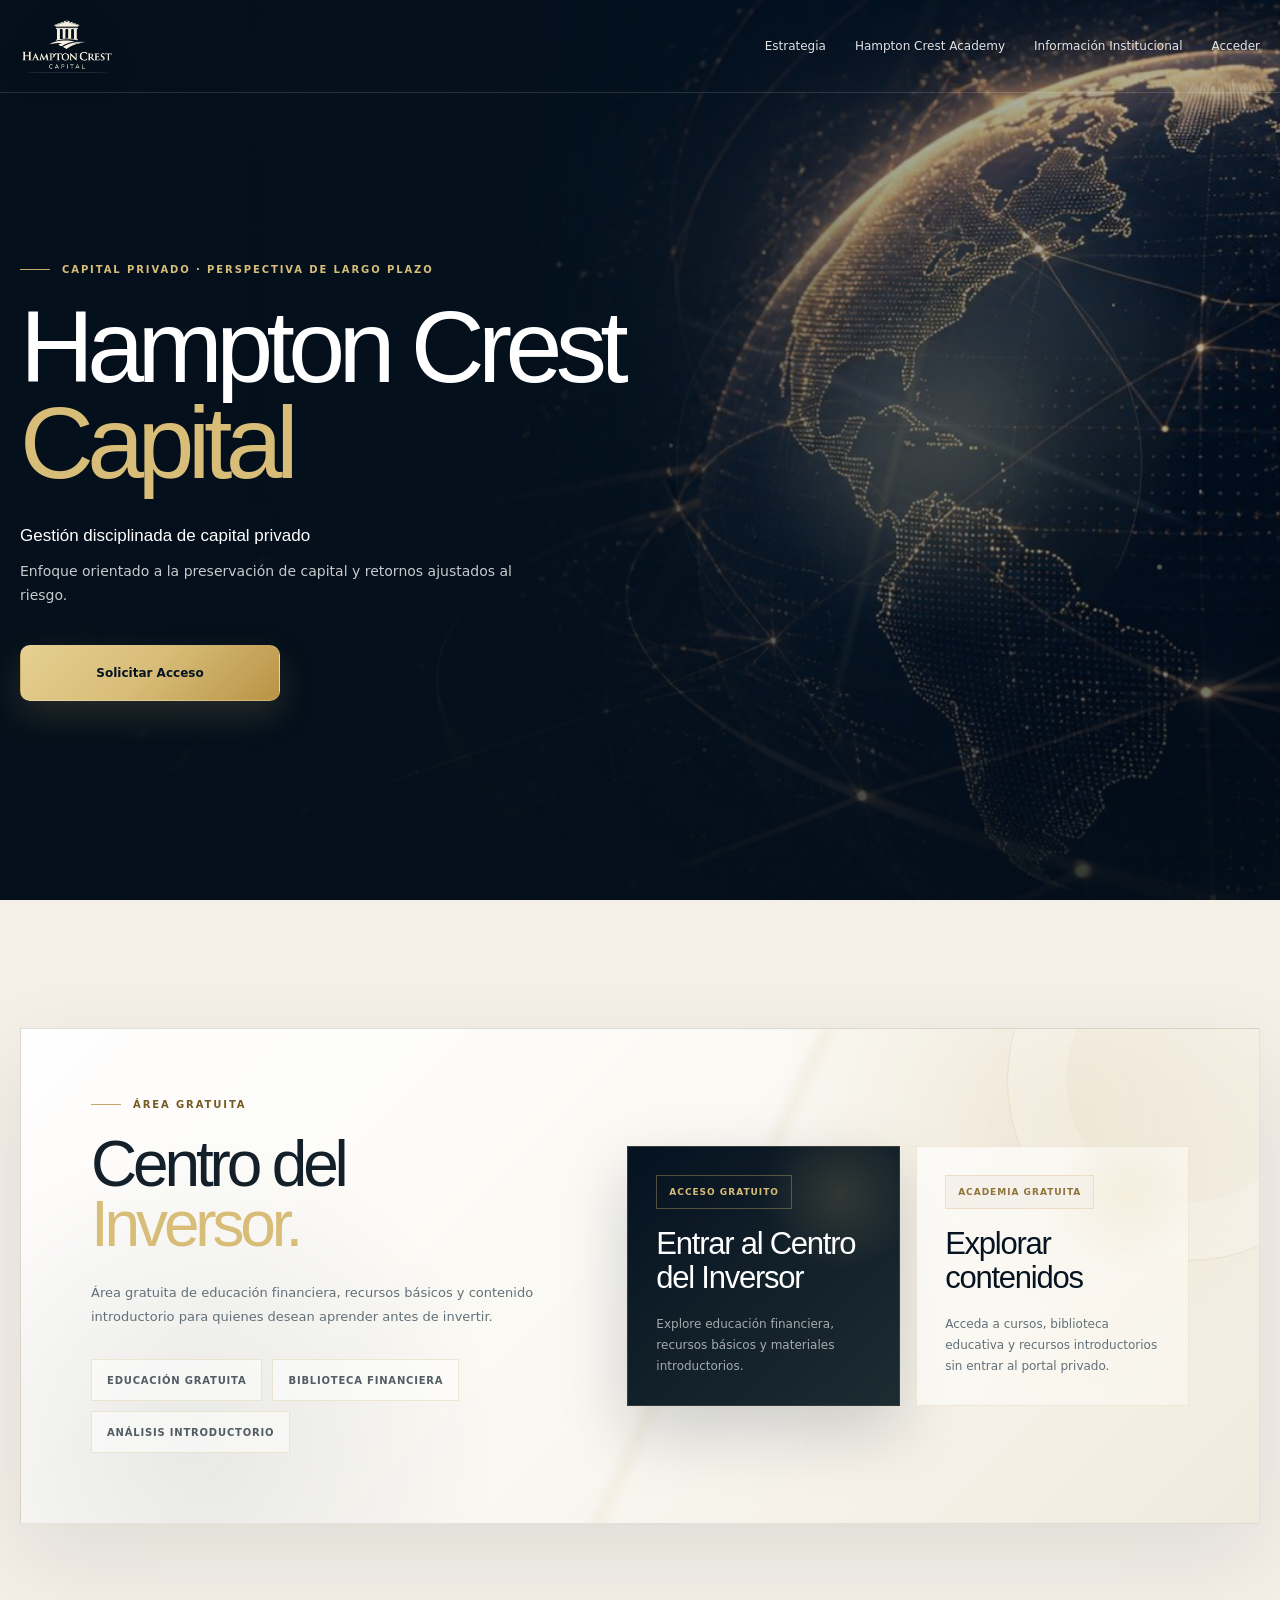
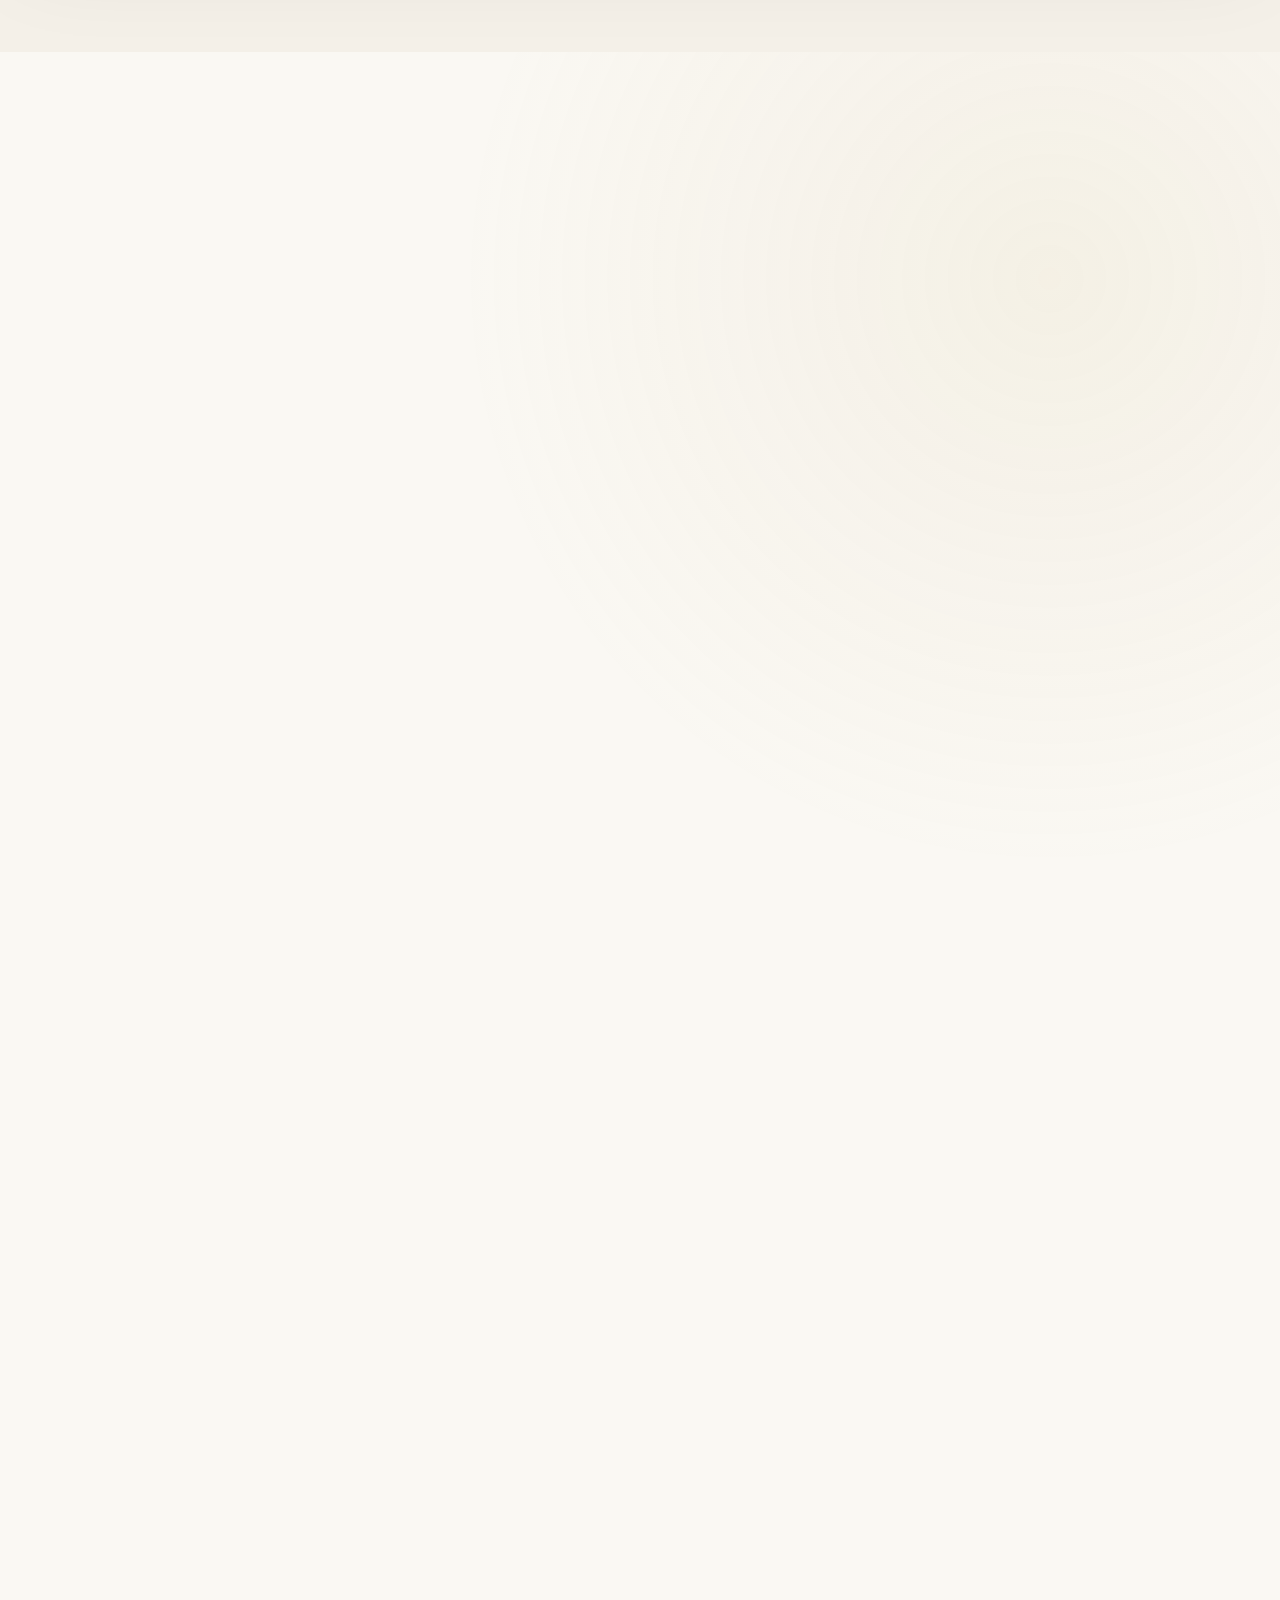
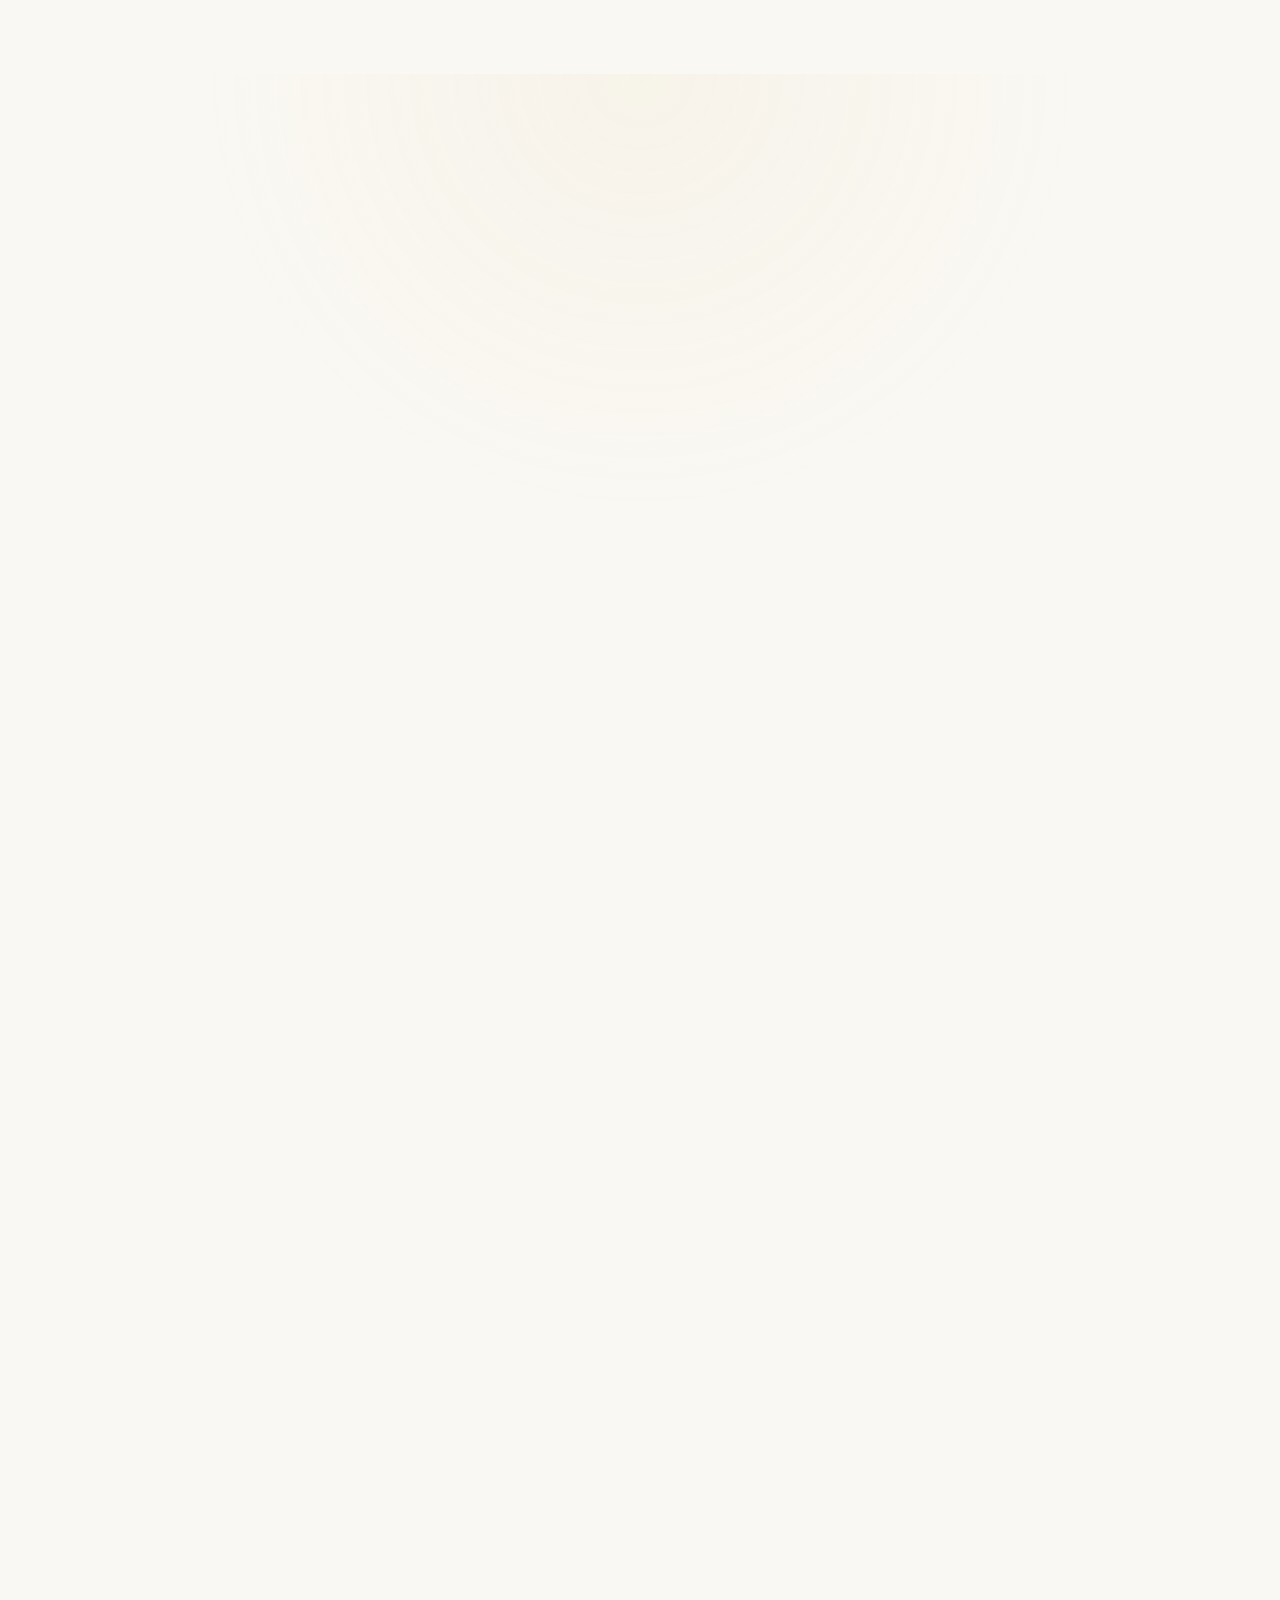
<file: index.html>
<!doctype html>
<html lang="es">
  <head>
    <meta charset="UTF-8" />
    <meta name="viewport" content="width=device-width, initial-scale=1.0" />
    <meta
      name="description"
      content="Hampton Crest Capital es una firma privada de inversi&oacute;n enfocada en gesti&oacute;n disciplinada de capital, control del riesgo y creaci&oacute;n de valor a largo plazo."
    />
    <meta property="og:title" content="Hampton Crest Capital | Firma Privada de Inversi&oacute;n" />
    <meta
      property="og:description"
      content="Gesti&oacute;n disciplinada de capital, control del riesgo y creaci&oacute;n de valor a largo plazo."
    />
    <meta property="og:type" content="website" />
    <meta property="og:url" content="https://hamptoncrestcapital.com/" />
    <meta property="og:image" content="https://hamptoncrestcapital.com/assets/hampton-hero-globe-optimized.jpg" />
    <meta property="og:image:alt" content="Visual institucional abstracto de Hampton Crest Capital" />
    <meta name="twitter:card" content="summary_large_image" />
    <link rel="icon" href="assets/favicon.svg" type="image/svg+xml" />
    <title>Hampton Crest Capital | Firma Privada de Inversi&oacute;n</title>
    <link rel="canonical" href="https://hamptoncrestcapital.com/" />
    <link rel="preload" href="assets/hampton-hero-globe-optimized.jpg" as="image" fetchpriority="high" />
    <link rel="preload" href="styles.css" as="style" />
    <link rel="stylesheet" href="styles.css" />
    <script src="/analytics.js" defer></script>
  </head>
  <body>
    <a class="skip-link" href="#main-content">Saltar al contenido principal</a>
    <header class="site-header" id="top">
      <div class="nav-shell">
        <a class="brand" href="#top" aria-label="Hampton Crest Capital, inicio">
          <span class="official-logo-crop logo-on-dark">
            <img src="assets/hampton-crest-logo-transparent-ivory.png" alt="Hampton Crest Capital" decoding="async" fetchpriority="high" />
          </span>
        </a>

        <nav class="desktop-nav" aria-label="Navegación principal">
          <a href="strategy.html">Estrategia</a>
          <a href="https://academy.hamptoncrestcapital.com" target="_blank" rel="noopener noreferrer">Hampton Crest Academy</a>
          <a href="documents.html">Información Institucional</a>
          <a href="https://www.investorhamptoncrest.com/?fresh=1" target="_blank" rel="noopener noreferrer" title="Área privada para inversionistas" aria-label="Acceder: área privada para inversionistas">Acceder</a>
        </nav>

        <button class="menu-toggle" type="button" aria-expanded="false" aria-controls="mobile-menu">
          <span></span><span></span>
          <span class="sr-only">Abrir menú</span>
        </button>
      </div>

      <div class="mobile-menu" id="mobile-menu">
        <nav aria-label="Navegación móvil">
          <a href="strategy.html">Estrategia</a>
          <a href="https://academy.hamptoncrestcapital.com" target="_blank" rel="noopener noreferrer">Hampton Crest Academy</a>
          <a href="documents.html">Información Institucional</a>
          <a class="portal-button" href="https://www.investorhamptoncrest.com/?fresh=1" target="_blank" rel="noopener noreferrer" title="Área privada para inversionistas" aria-label="Acceder: área privada para inversionistas">Acceder</a>
        </nav>
      </div>
    </header>

    <main id="main-content">
      <section class="hero">
        <div class="hero-image" aria-hidden="true"></div>
        <div class="hero-globe-effects" aria-hidden="true">
          <span></span>
          <span></span>
          <span></span>
          <span></span>
          <span></span>
          <span></span>
          <span></span>
          <span></span>
        </div>
        <div class="hero-connection-lines" aria-hidden="true"></div>
        <div class="hero-overlay" aria-hidden="true"></div>
        <div class="container hero-content">
          <div class="eyebrow light">
            <span></span>
            Capital privado &middot; Perspectiva de largo plazo
          </div>
          <h1>Hampton Crest<br /><em>Capital</em></h1>
          <p class="hero-subtitle">Gestión disciplinada de capital privado</p>
          <p class="hero-description">
            Enfoque orientado a la preservación de capital y retornos ajustados al riesgo.
          </p>
          <div class="hero-actions">
            <a class="button button-gold" href="kyc.html">Solicitar Acceso</a>
          </div>
        </div>
      </section>

      <section class="investor section" id="inversor">
        <div class="container investor-access-panel">
          <div class="investor-access-copy">
            <div class="eyebrow"><span></span>Área gratuita</div>
            <h2>Centro del<br /><em>Inversor.</em></h2>
            <p>
              Área gratuita de educación financiera, recursos básicos y contenido introductorio
              para quienes desean aprender antes de invertir.
            </p>
            <div class="access-highlights" aria-label="Contenido disponible">
              <span>Educación gratuita</span>
              <span>Biblioteca financiera</span>
              <span>Análisis introductorio</span>
            </div>
          </div>
          <div class="investor-access-grid" aria-label="Accesos del Centro del Inversor">
            <a class="investor-access-card investor-access-card-primary" href="https://centering.hamptoncrestcapital.com">
              <span class="access-card-label">Acceso gratuito</span>
              <strong>Entrar al Centro del Inversor</strong>
              <small>Explore educación financiera, recursos básicos y materiales introductorios.</small>
            </a>
            <a class="investor-access-card investor-access-card-light" href="https://centering.hamptoncrestcapital.com" title="Academia gratuita del Centro del Inversor" aria-label="Acceder a la academia gratuita del Centro del Inversor">
              <span class="access-card-label">Academia gratuita</span>
              <strong>Explorar contenidos</strong>
              <small>Acceda a cursos, biblioteca educativa y recursos introductorios sin entrar al portal privado.</small>
            </a>
          </div>
        </div>
      </section>

      <section class="manager section" id="gestor">
        <div class="container">
          <div class="section-heading manager-heading">
            <div class="eyebrow"><span></span>Sobre el Gestor</div>
            <h2>Sobre el<br /><em>Gestor.</em></h2>
          </div>
          <article class="manager-card">
            <div class="manager-photo-wrap">
              <div class="manager-photo-fallback" aria-hidden="true">IF</div>
              <img
                src="assets/isaac-fernandez-perez.jpg"
                alt="Isaac Fernández Pérez"
                class="manager-photo"
                loading="lazy"
                decoding="async"
                onerror="this.classList.add('is-missing')"
              />
            </div>
            <div class="manager-profile">
              <span>Fundador y CEO</span>
              <h3>Isaac Fernández Pérez</h3>
              <blockquote class="manager-philosophy">
                Invertir es un lujo necesario que debe asumirse con criterio, disciplina y visión de largo plazo.
              </blockquote>
              <ul>
                <li>Más de 3 años de experiencia en gestión de inversiones y análisis financiero.</li>
                <li>Especializado en renta variable e ineficiencias del mercado.</li>
                <li>Inversor centrado en datos y análisis financiero profundo.</li>
              </ul>
              <a class="button button-gold manager-button" href="mailto:hamptoncrestcapital@gmail.com">Conectar</a>
            </div>
          </article>
        </div>
      </section>

      <section class="intro section" id="filosofia">
        <div class="container">
          <div class="section-heading split-heading">
            <div>
              <div class="eyebrow"><span></span>Filosofía de inversión</div>
              <h2>Enfoque de<br /><em>Inversión.</em></h2>
            </div>
            <div class="heading-copy">
              <p class="lead">
                Una filosofía diseñada para proteger capital, analizar oportunidades y construir
                crecimiento con disciplina.
              </p>
            </div>
          </div>

          <div class="principles investment-principles">
            <article class="principle-card visual-shield">
              <span class="card-number">01</span>
              <div class="icon-wrap" aria-hidden="true">
                <svg viewBox="0 0 32 32"><path d="M16 3 27 8v7c0 7-4.6 11.4-11 14-6.4-2.6-11-7-11-14V8l11-5Z"/><path d="m11 16 3 3 7-7"/></svg>
              </div>
              <h3>Preservación del Capital</h3>
              <p>Priorizamos la protección del capital mediante análisis, diversificación y control del riesgo.</p>
            </article>
            <article class="principle-card featured visual-data">
              <span class="card-number">02</span>
              <div class="icon-wrap" aria-hidden="true">
                <svg viewBox="0 0 32 32"><path d="M5 25h22M7 21l6-6 4 3L26 8"/><path d="M20 8h6v6"/></svg>
              </div>
              <h3>Decisiones Basadas en Datos</h3>
              <p>Cada oportunidad se evalúa con métricas, evidencia objetiva y análisis financiero.</p>
            </article>
            <article class="principle-card visual-horizon">
              <span class="card-number">03</span>
              <div class="icon-wrap" aria-hidden="true">
                <svg viewBox="0 0 32 32"><circle cx="16" cy="16" r="11"/><path d="M16 9v7l5 3"/></svg>
              </div>
              <h3>Visión de Largo Plazo</h3>
              <p>Buscamos crecimiento sostenible evitando decisiones impulsivas de corto plazo.</p>
            </article>
            <article class="principle-card visual-risk">
              <span class="card-number">04</span>
              <div class="icon-wrap" aria-hidden="true">
                <svg viewBox="0 0 32 32"><path d="M4 22h5l3-9 5 14 4-10h7"/><path d="M5 6h22v20H5z"/></svg>
              </div>
              <h3>Gestión Activa del Riesgo</h3>
              <p>Monitoreamos exposición, volatilidad y escenarios adversos para proteger el portafolio.</p>
            </article>
          </div>
          <div class="investment-cta">
            <a class="button button-gold" href="strategy.html">Explorar Estrategia</a>
          </div>
        </div>
      </section>

      <section class="academy section academy-editorial" id="academia">
        <div class="container academy-editorial-content">
          <img class="academy-logo-editorial" src="assets/hampton-crest-academy-logo-tight.jpg" alt="Hampton Crest Academy" loading="lazy" decoding="async" />
          <div class="academy-copy academy-copy-editorial">
            <div class="eyebrow"><span></span>Hampton Crest Academy</div>
            <h2>Hampton Crest<br /><em>Academy.</em></h2>
            <p>
              Accede a la academia privada de Hampton Crest, donde los miembros pueden consultar
              educación financiera, reportes, análisis de compañías, biblioteca de inversión y
              herramientas internas diseñadas para fortalecer su criterio financiero.
            </p>
            <a class="button academy-button" href="https://academy.hamptoncrestcapital.com" target="_blank" rel="noopener noreferrer">Acceder a la academia</a>
            <span class="access-note">Acceso sujeto a pago previo.</span>
          </div>
        </div>
      </section>

      <section class="documents-preview section" id="documentos">
        <div class="container documents-card">
          <div>
            <div class="eyebrow"><span></span>INFORMACIÓN INSTITUCIONAL</div>
            <h2>Información<br /><em>Institucional.</em></h2>
            <p>
              Consulte documentos informativos esenciales sobre Hampton Crest Capital, políticas,
              términos y materiales generales del negocio.
            </p>
          </div>
          <a class="button button-gold" href="documents.html">Ver Información</a>
        </div>
      </section>

      <section class="lead-section section" id="solicitar-acceso">
        <div class="container kyc-cta">
          <div class="lead-copy">
            <div class="eyebrow"><span></span>Acceso para inversores</div>
            <h2>Conviértase en<br /><em>Inversor.</em></h2>
            <p>
              Inicie su proceso de incorporación y acceso a Hampton Crest Capital mediante nuestro
              portal seguro de verificación.
            </p>
          </div>
          <div class="kyc-panel">
            <div class="kyc-ring" aria-hidden="true"></div>
            <a class="button button-gold kyc-button" href="kyc.html">Comenzar Proceso KYC</a>
            <div class="trust-grid">
              <span>Proceso seguro</span>
              <span>Verificación de identidad</span>
              <span>Protección de datos</span>
              <span>Acceso privado</span>
            </div>
          </div>
        </div>
      </section>

    </main>

    <footer>
      <div class="container footer-main">
        <div class="footer-company">
          <a class="brand footer-brand" href="#top">
            <span class="official-logo-crop footer-logo logo-on-dark">
              <img src="assets/hampton-crest-logo-transparent-ivory.png" alt="Hampton Crest Capital" loading="lazy" decoding="async" />
            </span>
          </a>
          <p>Inversiones con propósito,<br />resultados con disciplina.</p>
        </div>
        <div class="footer-column footer-contact">
          <span>Contacto</span>
          <div class="footer-social-block" aria-label="Contacto y canales oficiales">
            <span>Síguenos</span>
            <div class="footer-social-links">
              <a href="mailto:hamptoncrestcapital@gmail.com" aria-label="Correo electrónico de Hampton Crest Capital">Correo</a>
              <a href="tel:+12397910966" aria-label="Teléfono de Hampton Crest Capital">Teléfono</a>
              <a href="https://www.facebook.com/share/18f43eLCCe/?mibextid=wwXIfr" target="_blank" rel="noopener noreferrer" aria-label="Facebook de Hampton Crest Capital">Facebook</a>
              <a href="https://www.instagram.com/hamptoncapitacrest?igsh=aG8waGo3N3dldWN0&utm_source=qr" target="_blank" rel="noopener noreferrer" aria-label="Instagram de Hampton Crest Capital">Instagram</a>
              <a href="https://www.tiktok.com/@hamptoncapital?_r=1&_t=ZT-976xQQ5ZetZ" target="_blank" rel="noopener noreferrer" aria-label="TikTok de Hampton Crest Capital">TikTok</a>
              <a href="https://youtube.com/@isaacfernandez-d4l?si=S2s_fNsJR2eH34OB" target="_blank" rel="noopener noreferrer" aria-label="YouTube de Hampton Crest Capital">YouTube</a>
            </div>
          </div></div>
      </div>
      <div class="container footer-disclaimer">
        Información únicamente para fines informativos. No constituye una oferta de inversión ni
        asesoramiento financiero.
      </div>
      <div class="container footer-bottom">
        <span>&copy; 2026 Hampton Crest Capital. Todos los derechos reservados.</span>
        <div><a href="privacy-policy.html">Pol&iacute;tica de Privacidad</a><a href="terms.html">T&eacute;rminos y Condiciones</a></div>
      </div>
    </footer>

    <script src="script.js" defer></script>
  </body>
</html>
</file>
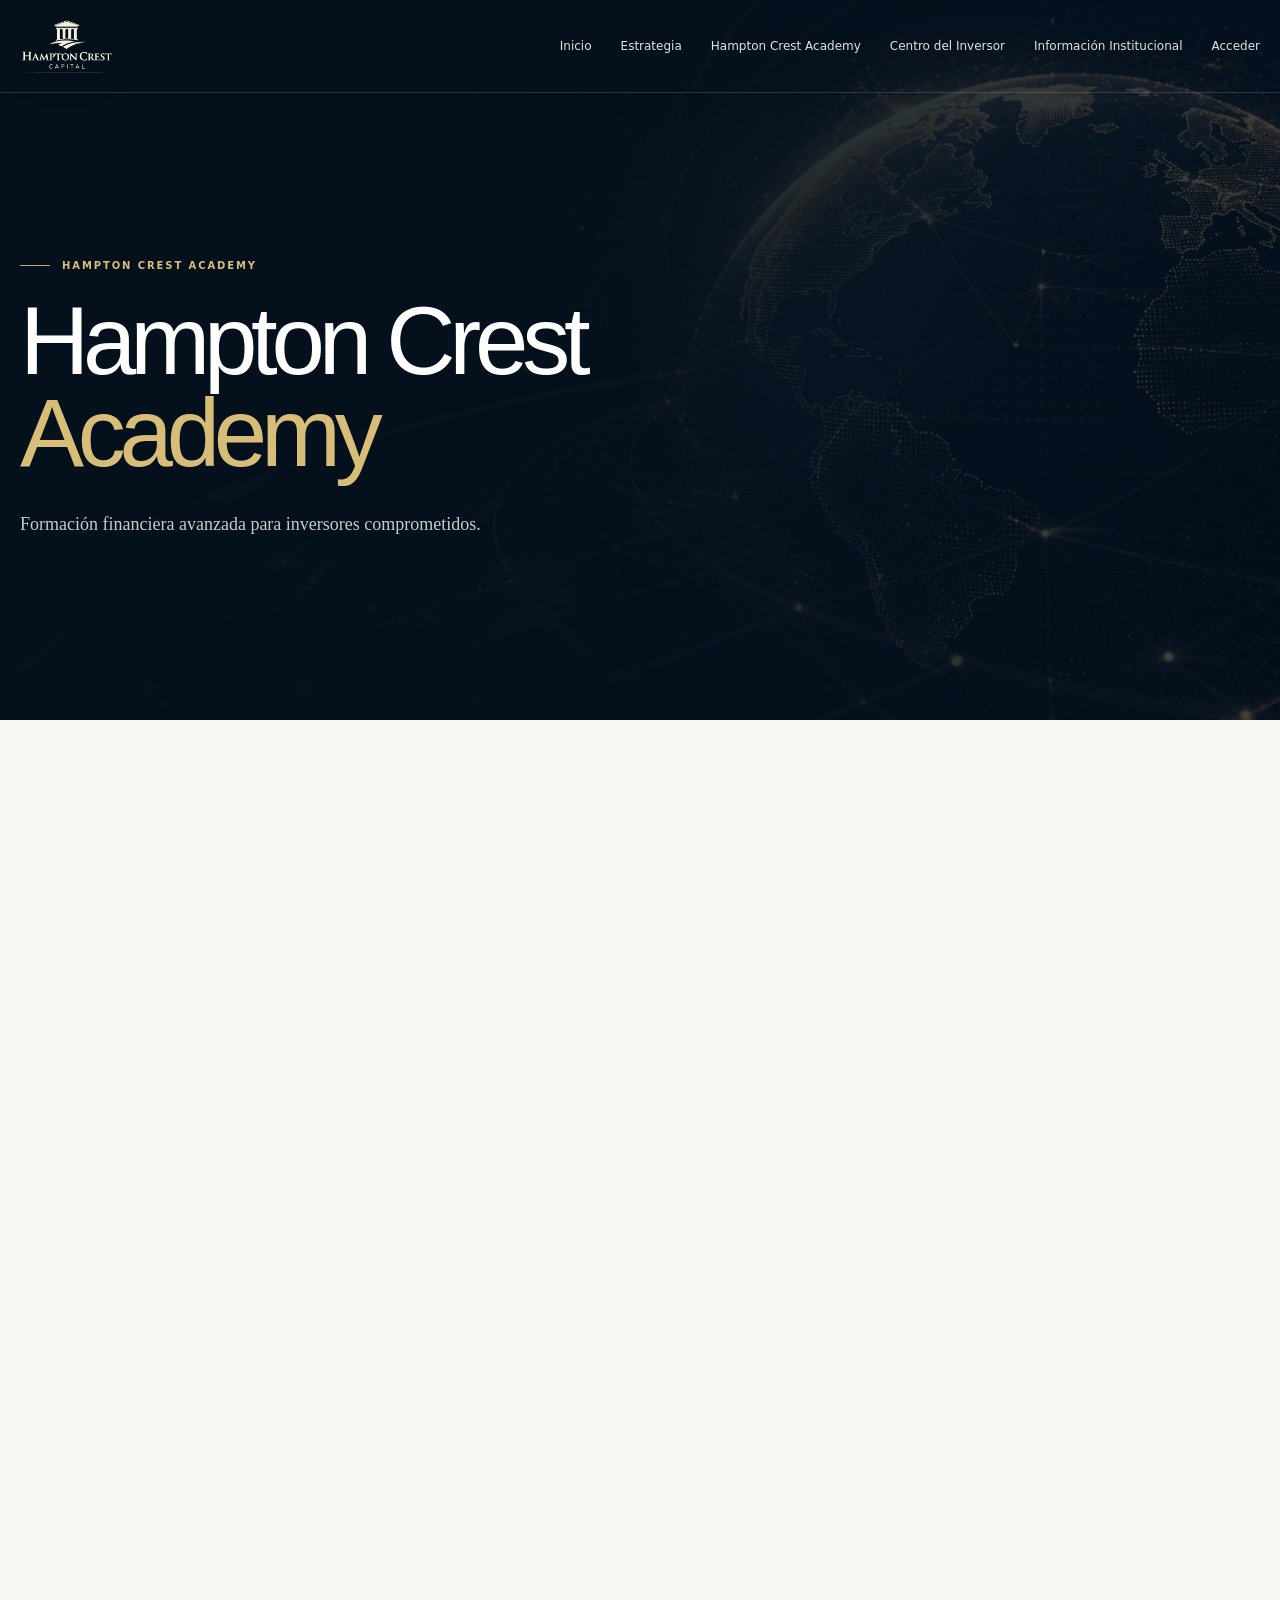
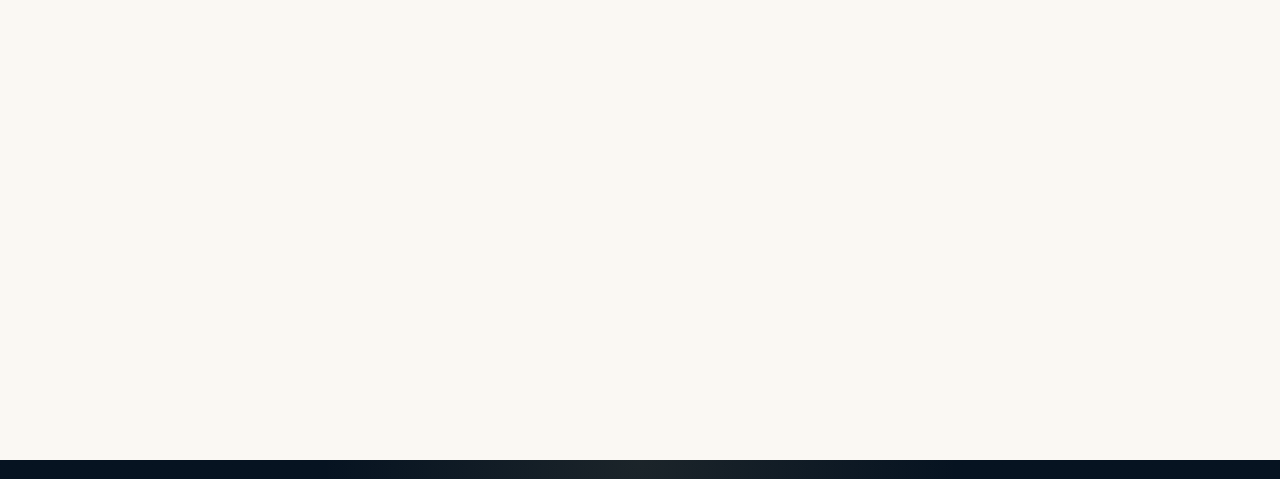
<file: academy.html>
<!doctype html>
<html lang="es">
  <head>
    <meta charset="UTF-8" />
    <meta name="viewport" content="width=device-width, initial-scale=1.0" />
    <meta name="description" content="Formación financiera avanzada para inversores comprometidos en análisis, gestión del riesgo, mercados y toma de decisiones." />
    <title>Hampton Crest Academy | Educación Financiera</title>
    <link rel="canonical" href="https://hamptoncrestcapital.com/academy.html" />
    <meta property="og:title" content="Hampton Crest Academy | Educación Financiera" />
    <meta property="og:description" content="Formación financiera avanzada para inversores comprometidos en análisis, gestión del riesgo, mercados y toma de decisiones." />
    <meta property="og:type" content="website" />
    <meta property="og:image" content="https://hamptoncrestcapital.com/assets/hampton-hero-globe-optimized.jpg" />
    <meta name="twitter:card" content="summary_large_image" />
    <link rel="icon" href="assets/favicon.svg" type="image/svg+xml" />
    <link rel="preload" href="assets/hampton-hero-globe-optimized.jpg" as="image" fetchpriority="high" />
    <link rel="preload" href="styles.css" as="style" />
    <link rel="stylesheet" href="styles.css" />
    <script src="/analytics.js" defer></script>
  </head>
  <body>
    <a class="skip-link" href="#main-content">Saltar al contenido principal</a>
    <header class="site-header" id="top">
      <div class="nav-shell">
        <a class="brand" href="/" aria-label="Hampton Crest Capital, inicio">
          <span class="official-logo-crop logo-on-dark"><img src="assets/hampton-crest-logo-transparent-ivory.png" alt="Hampton Crest Capital" decoding="async" fetchpriority="high" /></span>
        </a>
        <nav class="desktop-nav" aria-label="Navegación principal">
          <a href="/">Inicio</a>
          <a href="strategy.html">Estrategia</a>
          <a href="https://academy.hamptoncrestcapital.com" target="_blank" rel="noopener noreferrer">Hampton Crest Academy</a>
<a href="https://centering.hamptoncrestcapital.com">Centro del Inversor</a>
          <a href="documents.html">Información Institucional</a>
          <a href="https://www.investorhamptoncrest.com/?fresh=1" target="_blank" rel="noopener noreferrer" title="Área privada para inversionistas" aria-label="Acceder: área privada para inversionistas">Acceder</a>
        </nav>
        <button class="menu-toggle" type="button" aria-expanded="false" aria-controls="mobile-menu"><span></span><span></span><span class="sr-only">Abrir menú</span></button>
      </div>
      <div class="mobile-menu" id="mobile-menu">
        <nav aria-label="Navegación móvil">
          <a href="/">Inicio</a>
          <a href="strategy.html">Estrategia</a>
          <a href="https://academy.hamptoncrestcapital.com" target="_blank" rel="noopener noreferrer">Hampton Crest Academy</a>
<a href="https://centering.hamptoncrestcapital.com">Centro del Inversor</a>
          <a href="documents.html">Información Institucional</a>
          <a class="portal-button" href="https://www.investorhamptoncrest.com/?fresh=1" target="_blank" rel="noopener noreferrer" title="Área privada para inversionistas" aria-label="Acceder: área privada para inversionistas">Acceder</a>
        </nav>
      </div>
    </header>

    <main id="main-content">
      <section class="subpage-hero academy-premium-hero">
        <div class="subpage-hero-bg" aria-hidden="true"></div>
        <div class="container subpage-hero-content">
          <div class="eyebrow light"><span></span>Hampton Crest Academy</div>
          <h1>Hampton Crest<br /><em>Academy</em></h1>
          <p>Formación financiera avanzada para inversores comprometidos.</p>
        </div>
      </section>

      <section class="academy-premium-page section">
        <div class="container premium-academy-content">
          <div class="premium-academy-copy">
            <img
              class="premium-academy-logo"
              src="assets/hampton-crest-academy-logo-tight.jpg"
              alt="Hampton Crest Academy"
              loading="lazy"
              decoding="async"
            />
            <div class="eyebrow"><span></span>Contenido avanzado</div>
            <h2>Formación financiera<br /><em>con profundidad.</em></h2>
            <p>
              Acceda a contenido educativo avanzado sobre análisis financiero, gestión del riesgo,
              mercados, activos, estrategia y toma de decisiones.
            </p>
            <div class="paid-notice" id="academy-access-note">
              El acceso a esta academia requiere pago previo.
            </div>
            <div class="hero-actions"><a class="button button-gold" href="https://academy.hamptoncrestcapital.com" target="_blank" rel="noopener noreferrer">Acceder a la academia</a>
              <a class="button tool-button" href="/">Volver al Inicio</a>
            </div>
          </div>
        </div>
      </section>
    </main>

    <footer>
      <div class="container footer-main">
        <div class="footer-company">
          <a class="brand footer-brand" href="/">
            <span class="official-logo-crop footer-logo logo-on-dark"><img src="assets/hampton-crest-logo-transparent-ivory.png" alt="Hampton Crest Capital" loading="lazy" decoding="async" /></span>
          </a>
          <p>Inversiones con propósito,<br />resultados con disciplina.</p>
        </div>
        <div class="footer-column footer-contact">
          <span>Contacto</span>
          <div class="footer-social-block" aria-label="Contacto y canales oficiales">
            <span>Síguenos</span>
            <div class="footer-social-links">
              <a href="mailto:hamptoncrestcapital@gmail.com" aria-label="Correo electrónico de Hampton Crest Capital">Correo</a>
              <a href="tel:+12397910966" aria-label="Teléfono de Hampton Crest Capital">Teléfono</a>
              <a href="https://www.facebook.com/share/18f43eLCCe/?mibextid=wwXIfr" target="_blank" rel="noopener noreferrer" aria-label="Facebook de Hampton Crest Capital">Facebook</a>
              <a href="https://www.instagram.com/hamptoncapitacrest?igsh=aG8waGo3N3dldWN0&utm_source=qr" target="_blank" rel="noopener noreferrer" aria-label="Instagram de Hampton Crest Capital">Instagram</a>
              <a href="https://www.tiktok.com/@hamptoncapital?_r=1&_t=ZT-976xQQ5ZetZ" target="_blank" rel="noopener noreferrer" aria-label="TikTok de Hampton Crest Capital">TikTok</a>
              <a href="https://youtube.com/@isaacfernandez-d4l?si=S2s_fNsJR2eH34OB" target="_blank" rel="noopener noreferrer" aria-label="YouTube de Hampton Crest Capital">YouTube</a>
            </div>
          </div></div>
      </div>
      <div class="container footer-disclaimer">Información únicamente para fines informativos. No constituye una oferta de inversión ni asesoramiento financiero.</div>
      <div class="container footer-bottom"><span>&copy; 2026 Hampton Crest Capital. Todos los derechos reservados.</span><div><a href="privacy-policy.html">Pol&iacute;tica de Privacidad</a><a href="terms.html">T&eacute;rminos y Condiciones</a></div></div>
    </footer>
    <script src="script.js" defer></script>
  </body>
</html>
</file>
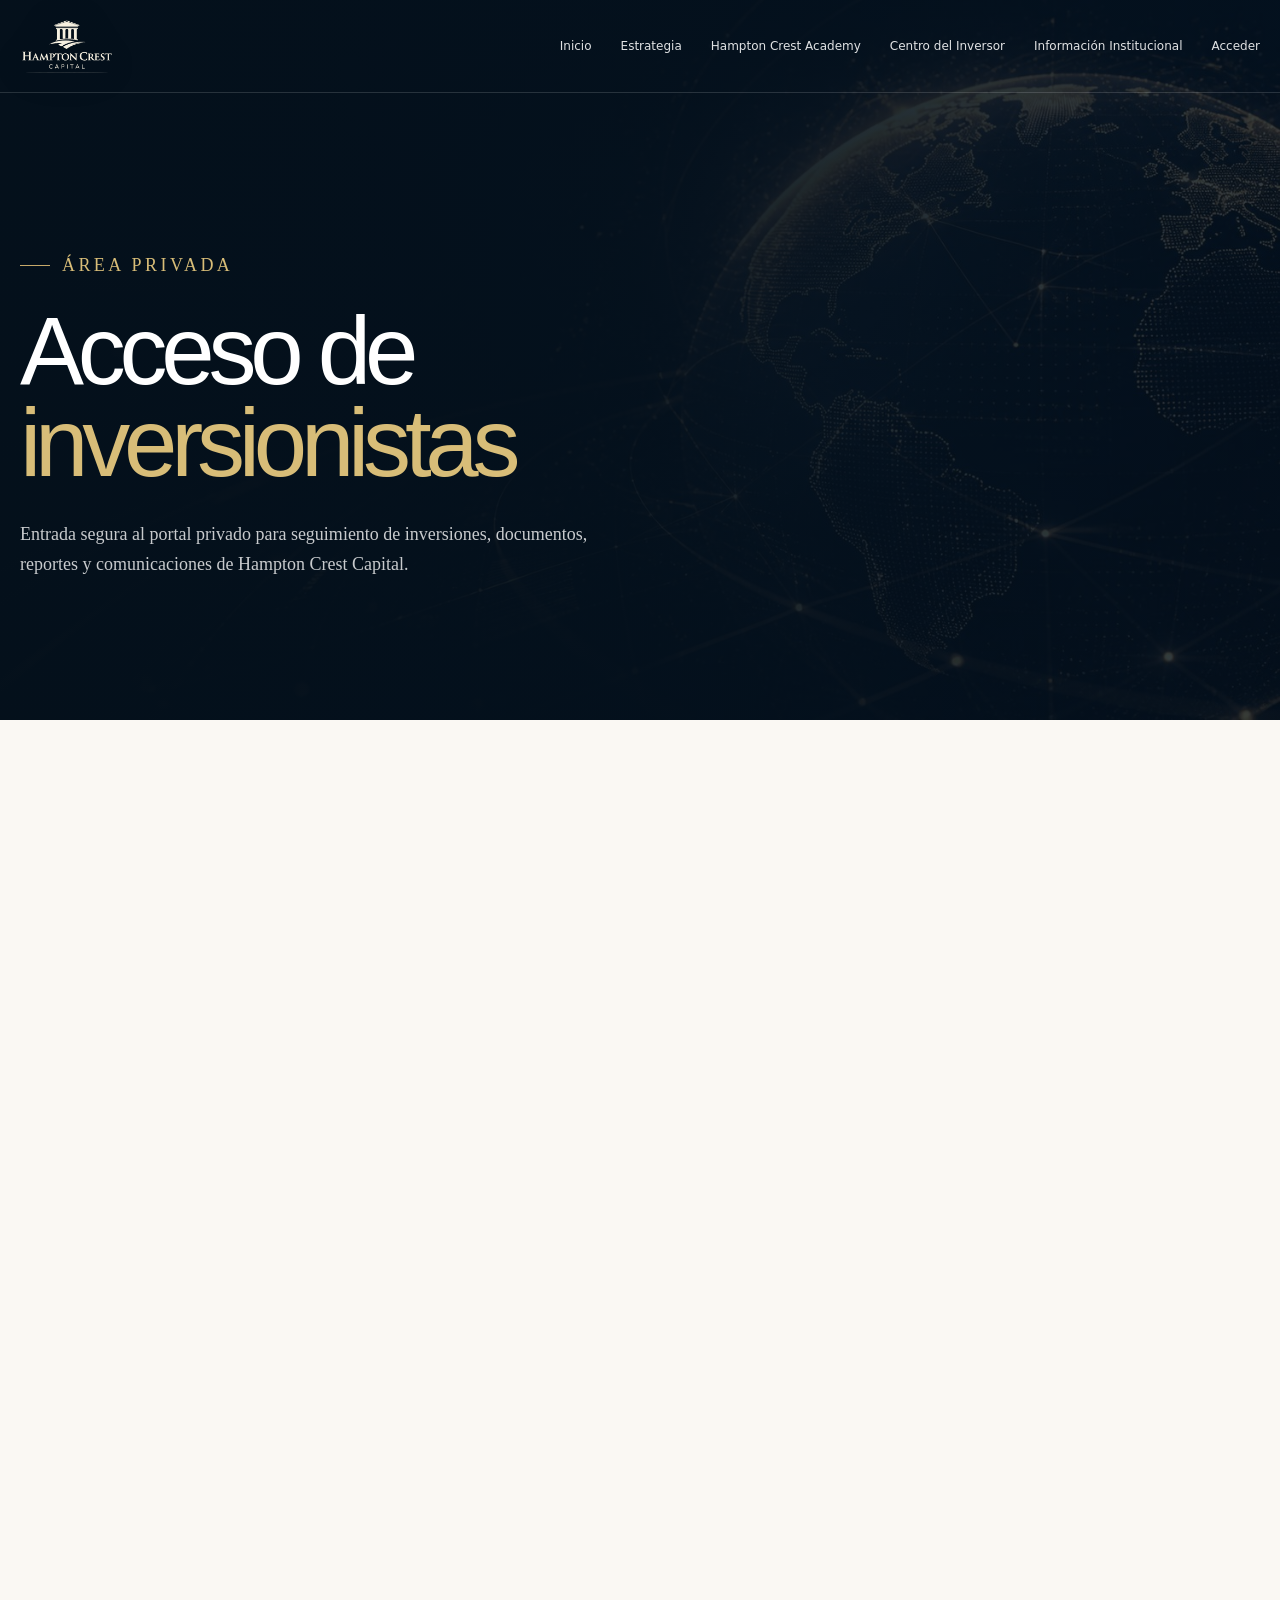
<file: access.html>
<!DOCTYPE html>
<html lang="es">
  <head>
    <meta charset="UTF-8" />
    <meta name="viewport" content="width=device-width, initial-scale=1.0" />
    <title>Acceder | Hampton Crest Capital</title>
    <link rel="canonical" href="https://hamptoncrestcapital.com/access.html" />
    <meta
      name="description"
      content="Acceso privado para inversionistas activos de Hampton Crest Capital."
    />
    <meta property="og:title" content="Acceder | Hampton Crest Capital" />
    <meta
      property="og:description"
      content="Entrada segura al portal privado de inversionistas de Hampton Crest Capital."
    />
    <meta property="og:image" content="assets/hampton-crest-logo-transparent-ivory.png" />
    <link rel="icon" href="assets/favicon.svg" type="image/svg+xml" />
    <link rel="preload" href="assets/hampton-hero-globe-optimized.jpg" as="image" fetchpriority="high" />
    <link rel="preload" href="styles.css" as="style" />
    <link rel="stylesheet" href="styles.css" />
    <script src="/analytics.js" defer></script>
  </head>
  <body class="access-page">
    <header class="site-header" id="top">
      <div class="nav-shell">
        <a class="brand" href="/" aria-label="Hampton Crest Capital, inicio">
          <span class="official-logo-crop logo-on-dark">
            <img src="assets/hampton-crest-logo-transparent-ivory.png" alt="Hampton Crest Capital" decoding="async" fetchpriority="high" />
          </span>
        </a>

        <nav class="desktop-nav" aria-label="Navegación principal">
          <a href="/">Inicio</a>
          <a href="strategy.html">Estrategia</a>
          <a href="https://academy.hamptoncrestcapital.com" target="_blank" rel="noopener noreferrer">Hampton Crest Academy</a>
<a href="https://centering.hamptoncrestcapital.com">Centro del Inversor</a>
          <a href="documents.html">Información Institucional</a>
          <a href="https://www.investorhamptoncrest.com/?fresh=1" target="_blank" rel="noopener noreferrer" title="Área privada para inversionistas" aria-label="Acceder: área privada para inversionistas">Acceder</a>
        </nav>

        <button class="menu-toggle" type="button" aria-expanded="false" aria-controls="mobile-menu">
          <span></span><span></span>
          <span class="sr-only">Abrir menú</span>
        </button>
      </div>

      <div class="mobile-menu" id="mobile-menu">
        <nav aria-label="Navegación móvil">
          <a href="/">Inicio</a>
          <a href="strategy.html">Estrategia</a>
          <a href="https://academy.hamptoncrestcapital.com" target="_blank" rel="noopener noreferrer">Hampton Crest Academy</a>
<a href="https://centering.hamptoncrestcapital.com">Centro del Inversor</a>
          <a href="documents.html">Información Institucional</a>
          <a class="portal-button" href="https://www.investorhamptoncrest.com/?fresh=1" target="_blank" rel="noopener noreferrer" title="Área privada para inversionistas" aria-label="Acceder: área privada para inversionistas">Acceder</a>
        </nav>
      </div>
    </header>

    <main>
      <section class="subpage-hero access-hero">
        <div class="subpage-hero-bg" aria-hidden="true"></div>
        <div class="container subpage-hero-content">
          <p class="eyebrow light"><span></span> Área privada</p>
          <h1>Acceso de <em>inversionistas</em></h1>
          <p>
            Entrada segura al portal privado para seguimiento de inversiones, documentos,
            reportes y comunicaciones de Hampton Crest Capital.
          </p>
        </div>
      </section>

      <section class="section access-integrated">
        <div class="container access-grid">
          <div class="access-copy reveal reveal-left">
            <p class="eyebrow"><span></span> Portal privado</p>
            <h2>Acceda a su cuenta Hampton Crest</h2>
            <p>
              Esta sección está reservada para inversionistas activos y miembros autorizados.
              Continúe únicamente si ya cuenta con acceso privado al portal.
            </p>
            <div class="access-trust-list" aria-label="Indicadores de acceso">
              <span>Área privada</span>
              <span>Reportes y documentos</span>
              <span>Actualizaciones del portafolio</span>
              <span>Acceso seguro</span>
            </div>
          </div>

          <div class="access-card reveal reveal-right" id="access-info">
            <div class="access-card-top">
              <span>Hampton Crest Capital</span>
              <strong>Portal privado</strong>
            </div>
            <div class="access-secure-panel">
              <div class="access-secure-mark" aria-hidden="true">
                <svg viewBox="0 0 64 64" focusable="false">
                  <path d="M18 29V19c0-7.7 6.3-14 14-14s14 6.3 14 14v10" />
                  <rect x="12" y="27" width="40" height="30" rx="4" />
                  <path d="M32 40v7" />
                  <circle cx="32" cy="37" r="3" />
                </svg>
              </div>
              <p class="eyebrow light"><span></span> Acceso autorizado</p>
              <h2>Portal de inversionistas</h2>
              <p>
                Será dirigido al entorno privado de Hampton Crest Capital para consultar información
                disponible según su perfil y autorización.
              </p>
              <a class="button button-gold access-launch-button" href="https://www.investorhamptoncrest.com/?fresh=1" target="_blank" rel="noopener noreferrer">Acceder</a>
              <span class="access-secure-note">Se abrirá el portal privado en una ventana segura.</span>
            </div>
          </div>
        </div>
      </section>
    </main>

    <footer>
      <div class="container footer-main">
        <div class="footer-company">
          <a class="brand footer-brand" href="/">
            <span class="official-logo-crop footer-logo logo-on-dark">
              <img src="assets/hampton-crest-logo-transparent-ivory.png" alt="Hampton Crest Capital" loading="lazy" decoding="async" />
            </span>
          </a>
          <p>Inversiones con propósito,<br />resultados con disciplina.</p>
        </div>
        <div class="footer-column footer-contact">
          <span>Contacto</span>
          <div class="footer-social-block" aria-label="Contacto y canales oficiales">
            <span>Síguenos</span>
            <div class="footer-social-links">
              <a href="mailto:hamptoncrestcapital@gmail.com" aria-label="Correo electrónico de Hampton Crest Capital">Correo</a>
              <a href="tel:+12397910966" aria-label="Teléfono de Hampton Crest Capital">Teléfono</a>
              <a href="https://www.facebook.com/share/18f43eLCCe/?mibextid=wwXIfr" target="_blank" rel="noopener noreferrer" aria-label="Facebook de Hampton Crest Capital">Facebook</a>
              <a href="https://www.instagram.com/hamptoncapitacrest?igsh=aG8waGo3N3dldWN0&utm_source=qr" target="_blank" rel="noopener noreferrer" aria-label="Instagram de Hampton Crest Capital">Instagram</a>
              <a href="https://www.tiktok.com/@hamptoncapital?_r=1&_t=ZT-976xQQ5ZetZ" target="_blank" rel="noopener noreferrer" aria-label="TikTok de Hampton Crest Capital">TikTok</a>
              <a href="https://youtube.com/@isaacfernandez-d4l?si=S2s_fNsJR2eH34OB" target="_blank" rel="noopener noreferrer" aria-label="YouTube de Hampton Crest Capital">YouTube</a>
            </div>
          </div></div>
      </div>
      <div class="container footer-disclaimer">
        Información únicamente para fines informativos. No constituye una oferta de inversión ni
        asesoramiento financiero.
      </div>
      <div class="container footer-bottom">
        <span>&copy; 2026 Hampton Crest Capital. Todos los derechos reservados.</span>
        <div><a href="privacy-policy.html">Pol&iacute;tica de Privacidad</a><a href="terms.html">T&eacute;rminos y Condiciones</a></div>
      </div>
    </footer>

    <script src="script.js" defer></script>
  </body>
</html>
</file>
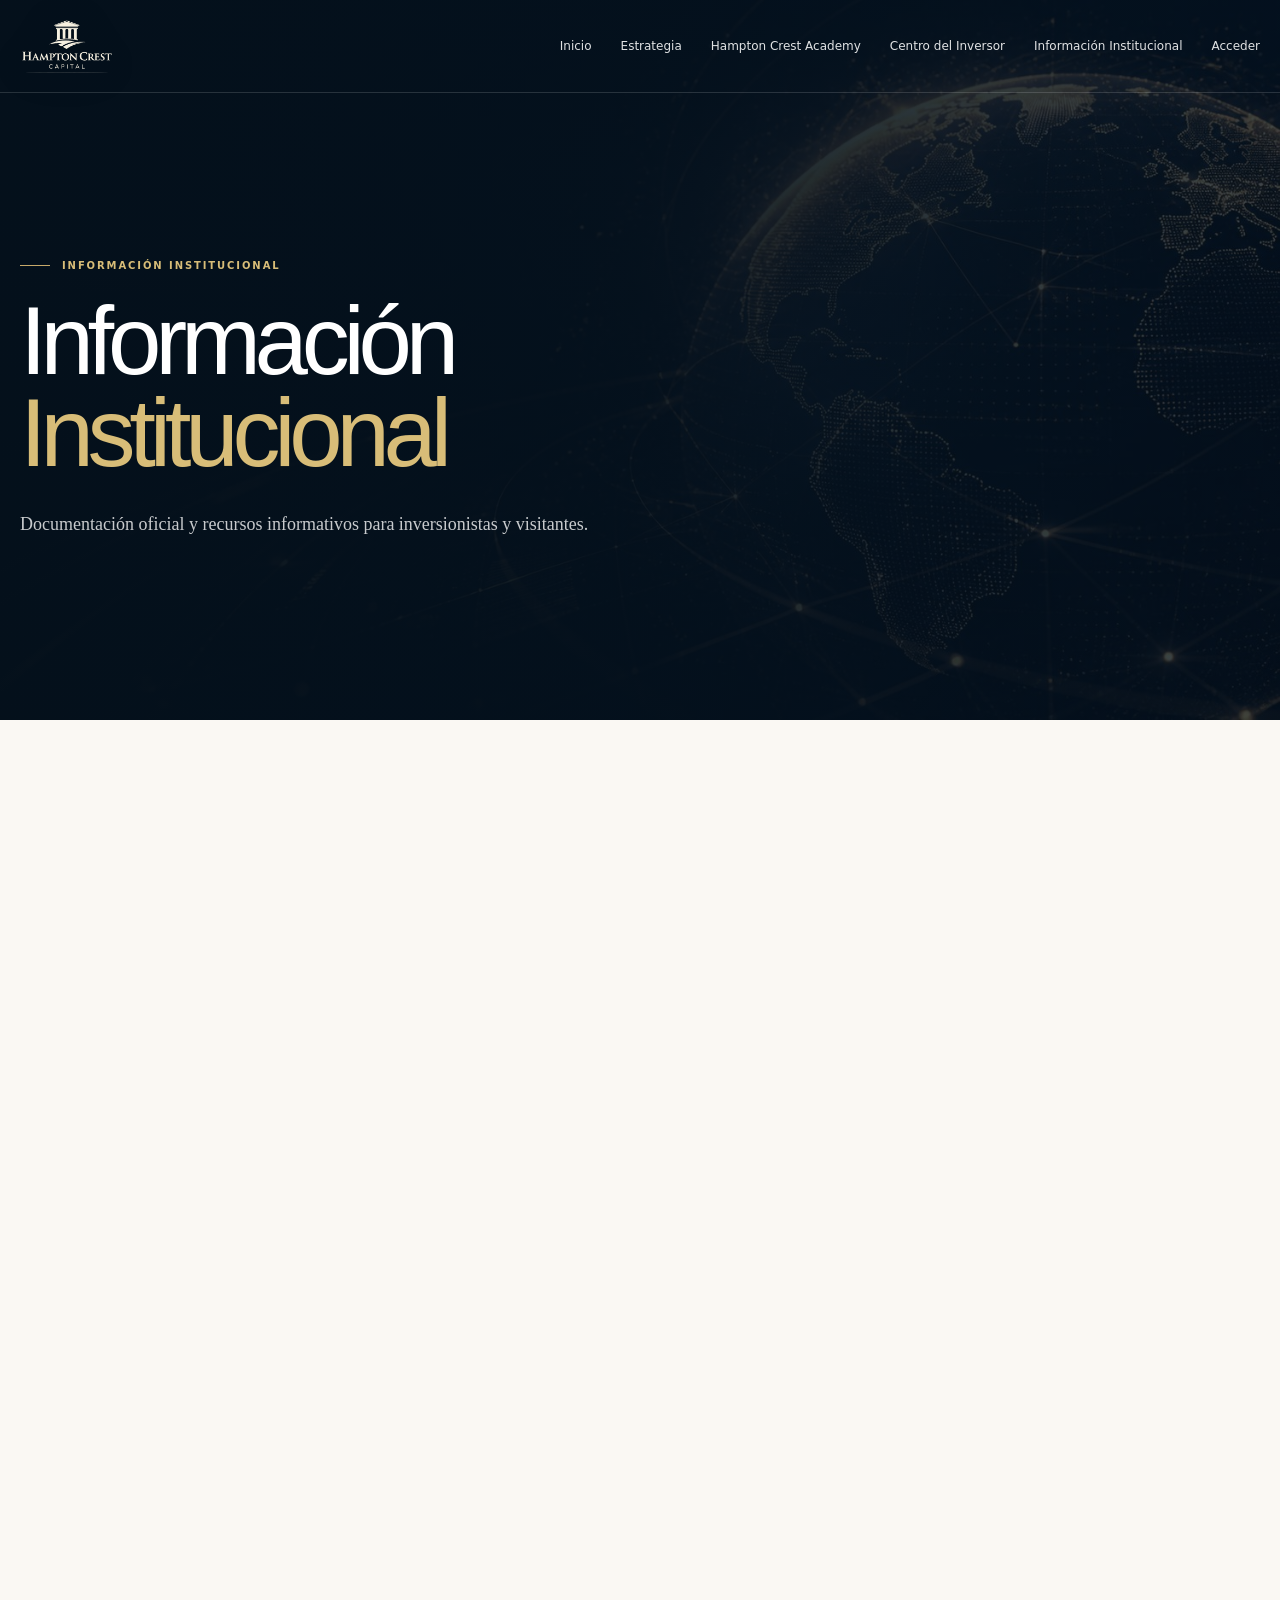
<file: documents.html>
<!doctype html>
<html lang="es">
  <head>
    <meta charset="UTF-8" />
    <meta name="viewport" content="width=device-width, initial-scale=1.0" />
    <meta name="description" content="Documentación oficial y recursos informativos para inversionistas y visitantes de Hampton Crest Capital." />
    <title>Información Institucional | Hampton Crest Capital</title>
    <link rel="canonical" href="https://hamptoncrestcapital.com/documents.html" />
    <meta property="og:title" content="Información Institucional | Hampton Crest Capital" />
    <meta property="og:description" content="Documentación oficial y recursos informativos para inversionistas y visitantes de Hampton Crest Capital." />
    <meta property="og:type" content="website" />
    <meta property="og:image" content="https://hamptoncrestcapital.com/assets/hampton-hero-globe-optimized.jpg" />
    <meta name="twitter:card" content="summary_large_image" />
    <link rel="icon" href="assets/favicon.svg" type="image/svg+xml" />
    <link rel="preload" href="assets/hampton-hero-globe-optimized.jpg" as="image" fetchpriority="high" />
    <link rel="preload" href="styles.css" as="style" />
    <link rel="stylesheet" href="styles.css" />
    <script src="/analytics.js" defer></script>
  </head>
  <body>
    <a class="skip-link" href="#main-content">Saltar al contenido principal</a>
    <header class="site-header" id="top">
      <div class="nav-shell">
        <a class="brand" href="/" aria-label="Hampton Crest Capital, inicio">
          <span class="official-logo-crop logo-on-dark"><img src="assets/hampton-crest-logo-transparent-ivory.png" alt="Hampton Crest Capital" decoding="async" fetchpriority="high" /></span>
        </a>
        <nav class="desktop-nav" aria-label="Navegación principal">
          <a href="/">Inicio</a>
          <a href="strategy.html">Estrategia</a>
          <a href="https://academy.hamptoncrestcapital.com" target="_blank" rel="noopener noreferrer">Hampton Crest Academy</a>
<a href="https://centering.hamptoncrestcapital.com">Centro del Inversor</a>
          <a href="documents.html" aria-current="page">Información Institucional</a>
          <a href="https://www.investorhamptoncrest.com/?fresh=1" target="_blank" rel="noopener noreferrer" title="Área privada para inversionistas" aria-label="Acceder: área privada para inversionistas">Acceder</a>
        </nav>
        <button class="menu-toggle" type="button" aria-expanded="false" aria-controls="mobile-menu"><span></span><span></span><span class="sr-only">Abrir menú</span></button>
      </div>
      <div class="mobile-menu" id="mobile-menu">
        <nav aria-label="Navegación móvil">
          <a href="/">Inicio</a>
          <a href="strategy.html">Estrategia</a>
          <a href="https://academy.hamptoncrestcapital.com" target="_blank" rel="noopener noreferrer">Hampton Crest Academy</a>
<a href="https://centering.hamptoncrestcapital.com">Centro del Inversor</a>
          <a href="documents.html" aria-current="page">Información Institucional</a>
          <a class="portal-button" href="https://www.investorhamptoncrest.com/?fresh=1" target="_blank" rel="noopener noreferrer" title="Área privada para inversionistas" aria-label="Acceder: área privada para inversionistas">Acceder</a>
        </nav>
      </div>
    </header>

    <main id="main-content">
      <section class="subpage-hero">
        <div class="subpage-hero-bg" aria-hidden="true"></div>
        <div class="container subpage-hero-content">
          <div class="eyebrow light"><span></span>INFORMACIÓN INSTITUCIONAL</div>
          <h1>Información<br /><em>Institucional</em></h1>
          <p>Documentación oficial y recursos informativos para inversionistas y visitantes.</p>
        </div>
      </section>

      <section class="documents-page section">
        <div class="container document-grid">
          <article class="document-card doc-subscription">
            <div class="document-icon" aria-hidden="true">
              <svg viewBox="0 0 32 32"><path d="M8 4h11l5 5v19H8z"/><path d="M19 4v6h5M12 16h8M12 21h8"/></svg>
            </div>
            <h2>Acuerdo de Suscripción</h2>
            <p>Documentación formal para el proceso de suscripción e incorporación.</p>
            <div class="document-actions">
              <a class="button tool-button" href="https://www.icloud.com/iclouddrive/027aFvAZft1u0TjJBD1TBjsDA" target="_blank" rel="noopener noreferrer">Ver Documento</a>
              <a class="button download-button" href="https://www.icloud.com/iclouddrive/027aFvAZft1u0TjJBD1TBjsDA" target="_blank" rel="noopener noreferrer">Descargar</a>
            </div>
          </article>
          <article class="document-card doc-presentation">
            <div class="document-icon" aria-hidden="true">
              <svg viewBox="0 0 32 32"><path d="M6 8h20v16H6z"/><path d="M6 9l10 8 10-8"/><path d="M10 22h12"/></svg>
            </div>
            <h2>Carta de Presentación</h2>
            <p>Documento introductorio con información institucional y contexto general para inversionistas.</p>
            <div class="document-actions">
              <a class="button tool-button" href="https://www.icloud.com/iclouddrive/0b9rKF-yB4oJgR-FlnEPwrcPQ" target="_blank" rel="noopener noreferrer">Ver Documento</a>
              <a class="button download-button" href="https://www.icloud.com/iclouddrive/0b9rKF-yB4oJgR-FlnEPwrcPQ" target="_blank" rel="noopener noreferrer">Descargar</a>
            </div>
          </article>
          <article class="document-card doc-terms">
            <div class="document-icon" aria-hidden="true">
              <svg viewBox="0 0 32 32"><path d="M8 4h11l5 5v19H8z"/><path d="M19 4v6h5M12 15h8M12 20h6"/></svg>
            </div>
            <h2>Términos y Condiciones</h2>
            <p>Condiciones generales, marco de uso y lineamientos institucionales.</p>
            <div class="document-actions">
              <a class="button tool-button" href="https://www.icloud.com/iclouddrive/0aeEoYttFWR_DeIQ51Is2pjZw" target="_blank" rel="noopener noreferrer">Ver Documento</a>
              <a class="button download-button" href="https://www.icloud.com/iclouddrive/0aeEoYttFWR_DeIQ51Is2pjZw" target="_blank" rel="noopener noreferrer">Descargar</a>
            </div>
          </article>
          <article class="document-card doc-prospectus">
            <div class="document-icon" aria-hidden="true">
              <svg viewBox="0 0 32 32"><path d="M5 25h22M7 21l6-6 4 3L26 8"/><path d="M20 8h6v6"/></svg>
            </div>
            <h2>Prospecto</h2>
            <p>Información financiera, análisis y materiales de referencia del fondo.</p>
            <div class="document-actions">
              <a class="button tool-button" href="https://www.icloud.com/iclouddrive/08c3qV1VPESl1d7bFjp7witPQ" target="_blank" rel="noopener noreferrer">Ver Documento</a>
              <a class="button download-button" href="https://www.icloud.com/iclouddrive/08c3qV1VPESl1d7bFjp7witPQ" target="_blank" rel="noopener noreferrer">Descargar</a>
            </div>
          </article>
          <article class="document-card doc-hedge">
            <div class="document-icon" aria-hidden="true">
              <svg viewBox="0 0 32 32"><path d="M16 3 27 8v7c0 7-4.6 11.4-11 14-6.4-2.6-11-7-11-14V8l11-5Z"/><path d="m11 16 3 3 7-7"/></svg>
            </div>
            <h2>Fondo de Cobertura</h2>
            <p>Conceptos de protección de capital, cobertura y gestión del riesgo.</p>
            <div class="document-actions">
              <a class="button tool-button" href="https://www.icloud.com/iclouddrive/09aq3xzWft4oS8x9ziHRuTGqQ#Fondo_de_Cobertura.pdf" target="_blank" rel="noopener noreferrer">Ver Documento</a>
              <a class="button download-button" href="https://www.icloud.com/iclouddrive/09aq3xzWft4oS8x9ziHRuTGqQ#Fondo_de_Cobertura.pdf" target="_blank" rel="noopener noreferrer">Descargar</a>
            </div>
          </article>
        </div>
      </section>
    </main>

    <footer>
      <div class="container footer-main">
        <div class="footer-company">
          <a class="brand footer-brand" href="/">
            <span class="official-logo-crop footer-logo logo-on-dark"><img src="assets/hampton-crest-logo-transparent-ivory.png" alt="Hampton Crest Capital" loading="lazy" decoding="async" /></span>
          </a>
          <p>Inversiones con propósito,<br />resultados con disciplina.</p>
        </div>
        <div class="footer-column footer-contact">
          <span>Contacto</span>
          <div class="footer-social-block" aria-label="Contacto y canales oficiales">
            <span>Síguenos</span>
            <div class="footer-social-links">
              <a href="mailto:hamptoncrestcapital@gmail.com" aria-label="Correo electrónico de Hampton Crest Capital">Correo</a>
              <a href="tel:+12397910966" aria-label="Teléfono de Hampton Crest Capital">Teléfono</a>
              <a href="https://www.facebook.com/share/18f43eLCCe/?mibextid=wwXIfr" target="_blank" rel="noopener noreferrer" aria-label="Facebook de Hampton Crest Capital">Facebook</a>
              <a href="https://www.instagram.com/hamptoncapitacrest?igsh=aG8waGo3N3dldWN0&utm_source=qr" target="_blank" rel="noopener noreferrer" aria-label="Instagram de Hampton Crest Capital">Instagram</a>
              <a href="https://www.tiktok.com/@hamptoncapital?_r=1&_t=ZT-976xQQ5ZetZ" target="_blank" rel="noopener noreferrer" aria-label="TikTok de Hampton Crest Capital">TikTok</a>
              <a href="https://youtube.com/@isaacfernandez-d4l?si=S2s_fNsJR2eH34OB" target="_blank" rel="noopener noreferrer" aria-label="YouTube de Hampton Crest Capital">YouTube</a>
            </div>
          </div></div>
      </div>
      <div class="container footer-disclaimer">Información únicamente para fines informativos. No constituye una oferta de inversión ni asesoramiento financiero.</div>
      <div class="container footer-bottom"><span>&copy; 2026 Hampton Crest Capital. Todos los derechos reservados.</span><div><a href="privacy-policy.html">Pol&iacute;tica de Privacidad</a><a href="terms.html">T&eacute;rminos y Condiciones</a></div></div>
    </footer>
    <script src="script.js" defer></script>
  </body>
</html>
</file>
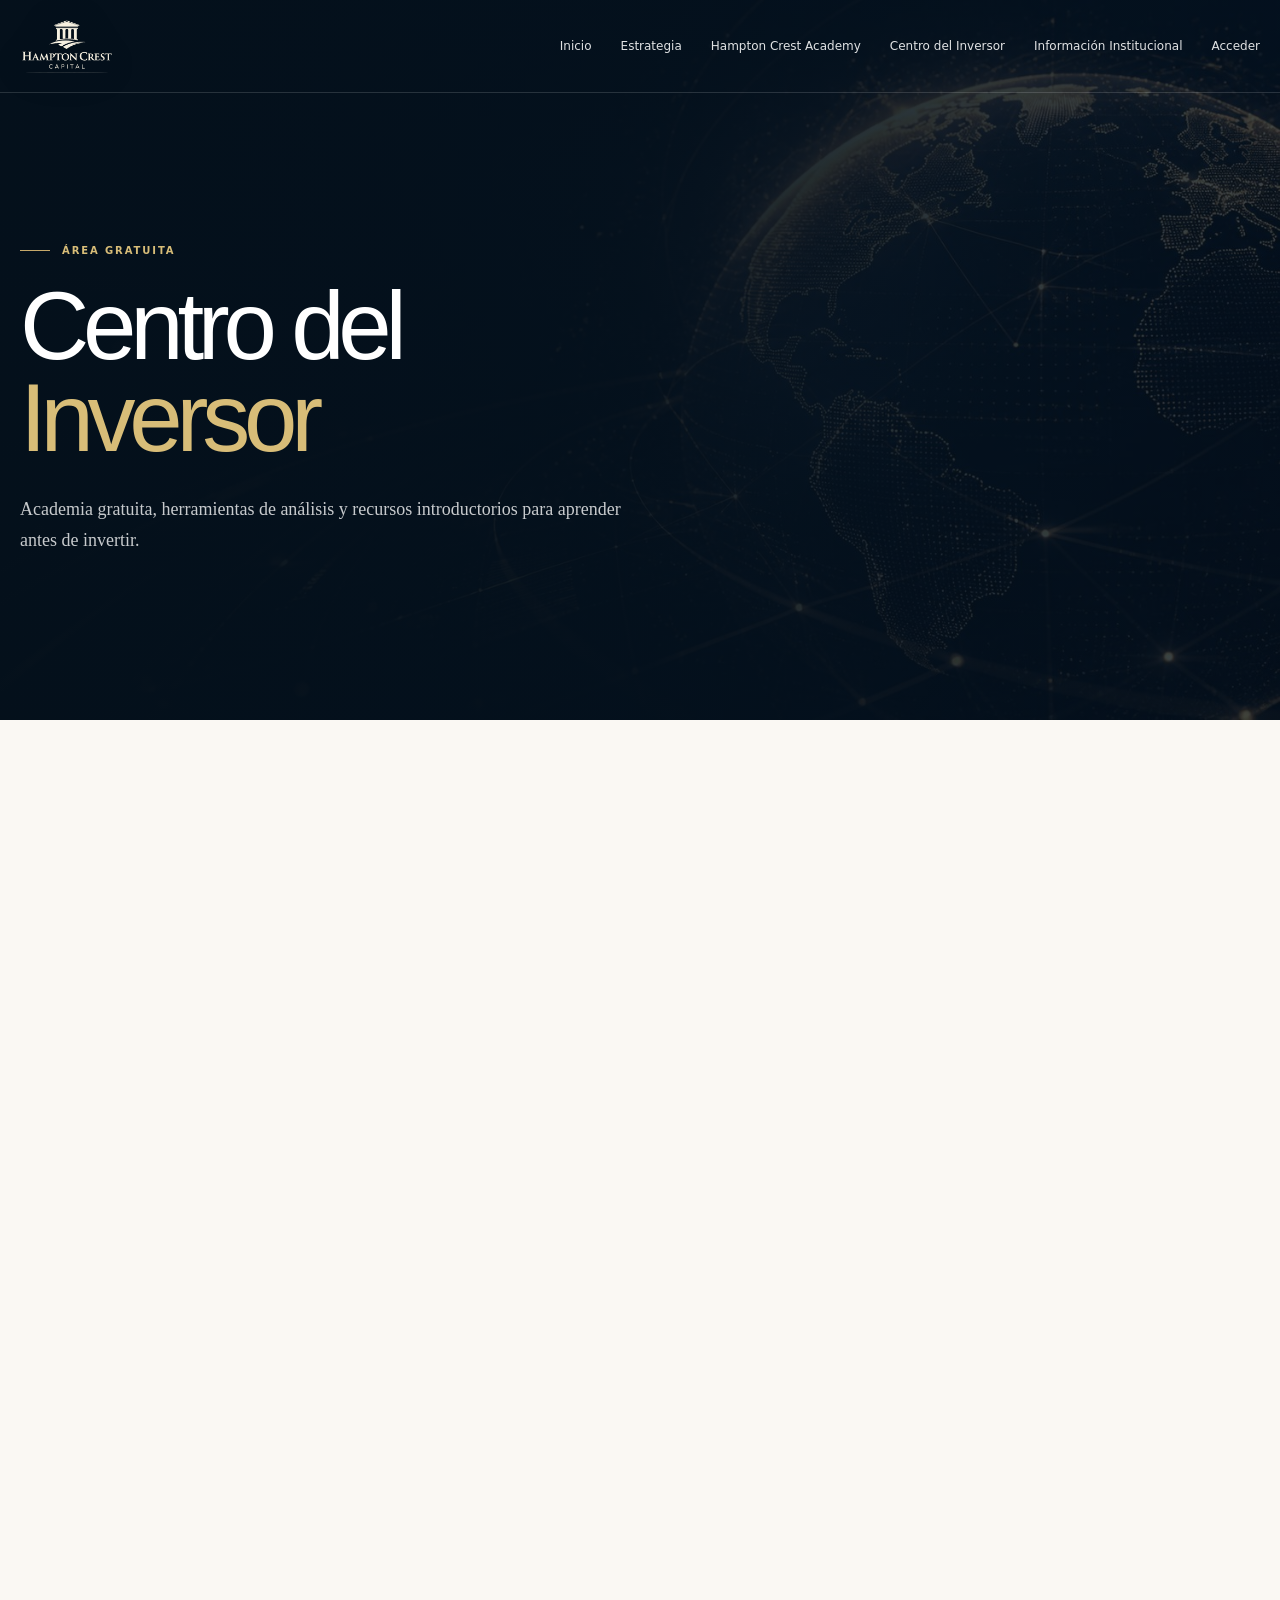
<file: investor-center.html>
<!doctype html>
<html lang="es">
  <head>
    <meta charset="UTF-8" />
    <meta name="viewport" content="width=device-width, initial-scale=1.0" />
    <meta name="description" content="Centro gratuito de educación financiera, herramientas de análisis y recursos introductorios de Hampton Crest Capital." />
    <title>Centro del Inversor | Hampton Crest Capital</title>
    <link rel="canonical" href="https://hamptoncrestcapital.com/investor-center.html" />
    <meta property="og:title" content="Centro del Inversor | Hampton Crest Capital" />
    <meta property="og:description" content="Centro gratuito de educación financiera, herramientas de análisis y recursos introductorios de Hampton Crest Capital." />
    <meta property="og:type" content="website" />
    <meta property="og:image" content="https://hamptoncrestcapital.com/assets/hampton-hero-globe-optimized.jpg" />
    <meta name="twitter:card" content="summary_large_image" />
    <link rel="icon" href="assets/favicon.svg" type="image/svg+xml" />
    <link rel="preload" href="assets/hampton-hero-globe-optimized.jpg" as="image" fetchpriority="high" />
    <link rel="preload" href="styles.css" as="style" />
    <link rel="stylesheet" href="styles.css" />
    <script src="/analytics.js" defer></script>
  </head>
  <body>
    <a class="skip-link" href="#main-content">Saltar al contenido principal</a>
    <header class="site-header" id="top">
      <div class="nav-shell">
        <a class="brand" href="/" aria-label="Hampton Crest Capital, inicio">
          <span class="official-logo-crop logo-on-dark"><img src="assets/hampton-crest-logo-transparent-ivory.png" alt="Hampton Crest Capital" decoding="async" fetchpriority="high" /></span>
        </a>
        <nav class="desktop-nav" aria-label="Navegación principal">
          <a href="/">Inicio</a>
          <a href="strategy.html">Estrategia</a>
          <a href="https://academy.hamptoncrestcapital.com" target="_blank" rel="noopener noreferrer">Hampton Crest Academy</a>
<a href="https://centering.hamptoncrestcapital.com" aria-current="page">Centro del Inversor</a>
          <a href="documents.html">Información Institucional</a>
          <a href="https://www.investorhamptoncrest.com/?fresh=1" target="_blank" rel="noopener noreferrer" title="Área privada para inversionistas" aria-label="Acceder: área privada para inversionistas">Acceder</a>
        </nav>
        <button class="menu-toggle" type="button" aria-expanded="false" aria-controls="mobile-menu"><span></span><span></span><span class="sr-only">Abrir menú</span></button>
      </div>
      <div class="mobile-menu" id="mobile-menu">
        <nav aria-label="Navegación móvil">
          <a href="/">Inicio</a>
          <a href="strategy.html">Estrategia</a>
          <a href="https://academy.hamptoncrestcapital.com" target="_blank" rel="noopener noreferrer">Hampton Crest Academy</a>
<a href="https://centering.hamptoncrestcapital.com" aria-current="page">Centro del Inversor</a>
          <a href="documents.html">Información Institucional</a>
          <a class="portal-button" href="https://www.investorhamptoncrest.com/?fresh=1" target="_blank" rel="noopener noreferrer" title="Área privada para inversionistas" aria-label="Acceder: área privada para inversionistas">Acceder</a>
        </nav>
      </div>
    </header>

    <main id="main-content">
      <section class="subpage-hero">
        <div class="subpage-hero-bg" aria-hidden="true"></div>
        <div class="container subpage-hero-content">
          <div class="eyebrow light"><span></span>Área gratuita</div>
          <h1>Centro del<br /><em>Inversor</em></h1>
          <p>Academia gratuita, herramientas de análisis y recursos introductorios para aprender antes de invertir.</p>
        </div>
      </section>

      <section class="investor-center-page section">
        <div class="container">
          <div class="section-heading split-heading">
            <div>
              <div class="eyebrow"><span></span>Educación gratuita</div>
              <h2>Aprender antes<br /><em>de invertir.</em></h2>
            </div>
            <div class="heading-copy">
              <p class="lead">
                Este espacio está diseñado para ofrecer educación financiera básica, recursos
                gratuitos y materiales introductorios relacionados con inversión, análisis y
                gestión del capital.
              </p>
            </div>
          </div>
          <div class="resource-grid" id="recursos-gratuitos">
            <article class="resource-card"><h3>Introducción a las inversiones</h3></article>
            <article class="resource-card"><h3>Conceptos básicos del mercado</h3></article>
            <article class="resource-card"><h3>Riesgo y preservación de capital</h3></article>
            <article class="resource-card"><h3>Educación financiera gratuita</h3></article>
          </div>
          <div class="hero-actions resource-actions">
            <a class="button button-gold resource-button" href="https://centering.hamptoncrestcapital.com">Registrarse gratis</a>
            <a class="button tool-button resource-button" href="https://centering.hamptoncrestcapital.com" title="Academia gratuita del Centro del Inversor" aria-label="Acceder a la academia gratuita del Centro del Inversor">Acceder a la academia gratuita</a>
            <a class="button tool-button resource-button" href="mailto:hamptoncrestcapital@gmail.com">Solicitar información</a>
          </div>
          <p class="resource-note">Crear una cuenta gratuita y desbloquee el Centro de Análisis y su historial personal.</p>
        </div>
      </section>
    </main>

    <footer>
      <div class="container footer-main">
        <div class="footer-company">
          <a class="brand footer-brand" href="/">
            <span class="official-logo-crop footer-logo logo-on-dark"><img src="assets/hampton-crest-logo-transparent-ivory.png" alt="Hampton Crest Capital" loading="lazy" decoding="async" /></span>
          </a>
          <p>Inversiones con propósito,<br />resultados con disciplina.</p>
        </div>
        <div class="footer-column footer-contact">
          <span>Contacto</span>
          <div class="footer-social-block" aria-label="Contacto y canales oficiales">
            <span>Síguenos</span>
            <div class="footer-social-links">
              <a href="mailto:hamptoncrestcapital@gmail.com" aria-label="Correo electrónico de Hampton Crest Capital">Correo</a>
              <a href="tel:+12397910966" aria-label="Teléfono de Hampton Crest Capital">Teléfono</a>
              <a href="https://www.facebook.com/share/18f43eLCCe/?mibextid=wwXIfr" target="_blank" rel="noopener noreferrer" aria-label="Facebook de Hampton Crest Capital">Facebook</a>
              <a href="https://www.instagram.com/hamptoncapitacrest?igsh=aG8waGo3N3dldWN0&utm_source=qr" target="_blank" rel="noopener noreferrer" aria-label="Instagram de Hampton Crest Capital">Instagram</a>
              <a href="https://www.tiktok.com/@hamptoncapital?_r=1&_t=ZT-976xQQ5ZetZ" target="_blank" rel="noopener noreferrer" aria-label="TikTok de Hampton Crest Capital">TikTok</a>
              <a href="https://youtube.com/@isaacfernandez-d4l?si=S2s_fNsJR2eH34OB" target="_blank" rel="noopener noreferrer" aria-label="YouTube de Hampton Crest Capital">YouTube</a>
            </div>
          </div></div>
      </div>
      <div class="container footer-disclaimer">Información únicamente para fines informativos. No constituye una oferta de inversión ni asesoramiento financiero.</div>
      <div class="container footer-bottom"><span>&copy; 2026 Hampton Crest Capital. Todos los derechos reservados.</span><div><a href="privacy-policy.html">Pol&iacute;tica de Privacidad</a><a href="terms.html">T&eacute;rminos y Condiciones</a></div></div>
    </footer>
    <script src="script.js" defer></script>
  </body>
</html>
</file>
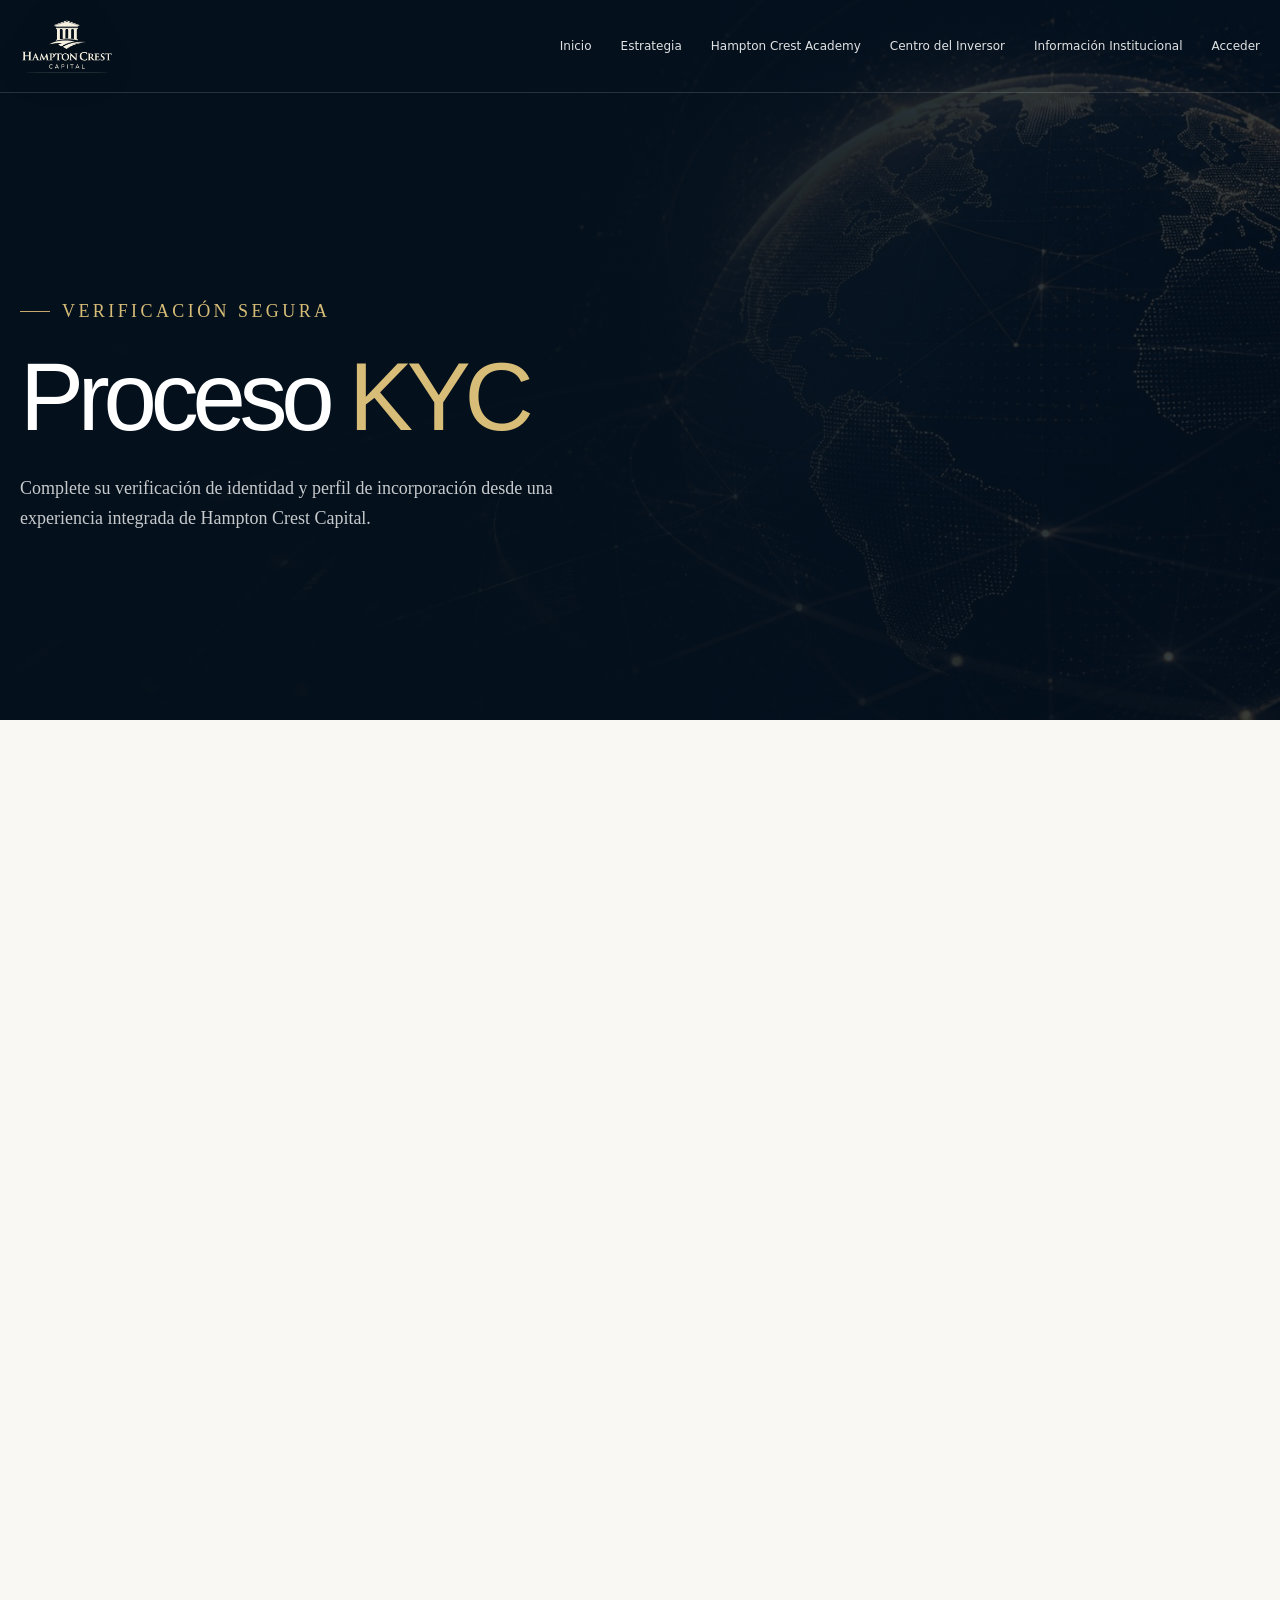
<file: kyc.html>
<!DOCTYPE html>
<html lang="es">
  <head>
    <meta charset="UTF-8" />
    <meta name="viewport" content="width=device-width, initial-scale=1.0" />
    <title>Proceso KYC | Hampton Crest Capital</title>
    <link rel="canonical" href="https://hamptoncrestcapital.com/kyc.html" />
    <meta
      name="description"
      content="Inicie el proceso seguro de verificación KYC para Hampton Crest Capital dentro de una experiencia integrada."
    />
    <meta property="og:title" content="Proceso KYC | Hampton Crest Capital" />
    <meta
      property="og:description"
      content="Verificación segura para iniciar el proceso de incorporación con Hampton Crest Capital."
    />
    <meta property="og:image" content="assets/hampton-crest-logo-transparent-ivory.png" />
    <link rel="icon" href="assets/favicon.svg" type="image/svg+xml" />
    <link rel="preload" href="assets/hampton-hero-globe-optimized.jpg" as="image" fetchpriority="high" />
    <link rel="preload" href="styles.css" as="style" />
    <link rel="stylesheet" href="styles.css" />
    <script src="/analytics.js" defer></script>
  </head>
  <body class="kyc-page">
    <header class="site-header" id="top">
      <div class="nav-shell">
        <a class="brand" href="/" aria-label="Hampton Crest Capital, inicio">
          <span class="official-logo-crop logo-on-dark">
            <img src="assets/hampton-crest-logo-transparent-ivory.png" alt="Hampton Crest Capital" decoding="async" fetchpriority="high" />
          </span>
        </a>

        <nav class="desktop-nav" aria-label="Navegación principal">
          <a href="/">Inicio</a>
          <a href="strategy.html">Estrategia</a>
          <a href="https://academy.hamptoncrestcapital.com" target="_blank" rel="noopener noreferrer">Hampton Crest Academy</a>
<a href="https://centering.hamptoncrestcapital.com">Centro del Inversor</a>
          <a href="documents.html">Información Institucional</a>
          <a href="https://www.investorhamptoncrest.com/?fresh=1" target="_blank" rel="noopener noreferrer" title="Área privada para inversionistas" aria-label="Acceder: área privada para inversionistas">Acceder</a>
        </nav>

        <button class="menu-toggle" type="button" aria-expanded="false" aria-controls="mobile-menu">
          <span></span><span></span>
          <span class="sr-only">Abrir menú</span>
        </button>
      </div>

      <div class="mobile-menu" id="mobile-menu">
        <nav aria-label="Navegación móvil">
          <a href="/">Inicio</a>
          <a href="strategy.html">Estrategia</a>
          <a href="https://academy.hamptoncrestcapital.com" target="_blank" rel="noopener noreferrer">Hampton Crest Academy</a>
<a href="https://centering.hamptoncrestcapital.com">Centro del Inversor</a>
          <a href="documents.html">Información Institucional</a>
          <a class="portal-button" href="https://www.investorhamptoncrest.com/?fresh=1" target="_blank" rel="noopener noreferrer" title="Área privada para inversionistas" aria-label="Acceder: área privada para inversionistas">Acceder</a>
        </nav>
      </div>
    </header>

    <main>
      <section class="subpage-hero kyc-hero">
        <div class="subpage-hero-bg" aria-hidden="true"></div>
        <div class="container subpage-hero-content">
          <p class="eyebrow light"><span></span> Verificación segura</p>
          <h1>Proceso <em>KYC</em></h1>
          <p>
            Complete su verificación de identidad y perfil de incorporación desde una experiencia
            integrada de Hampton Crest Capital.
          </p>
        </div>
      </section>

      <section class="section kyc-integrated">
        <div class="container kyc-grid">
          <div class="kyc-copy reveal reveal-left">
            <p class="eyebrow"><span></span> Incorporación privada</p>
            <h2>Comience su proceso de acceso</h2>
            <p>
              Este módulo conecta con nuestro entorno seguro de verificación. La información enviada
              se utiliza para evaluar el perfil del solicitante y continuar el proceso de incorporación.
            </p>
            <div class="kyc-trust-list" aria-label="Indicadores de confianza">
              <span>Proceso seguro</span>
              <span>Verificación de identidad</span>
              <span>Protección de datos</span>
              <span>Acceso privado</span>
            </div>
          </div>

          <div class="kyc-embed-card kyc-access-card reveal reveal-right">
            <div class="kyc-embed-top">
              <span>Hampton Crest Capital</span>
              <strong>KYC seguro</strong>
            </div>
            <div class="kyc-secure-panel">
              <div class="kyc-secure-mark" aria-hidden="true">
                <svg viewBox="0 0 64 64" focusable="false">
                  <path d="M32 7l18 7v15c0 13.5-7.2 22.7-18 28-10.8-5.3-18-14.5-18-28V14l18-7z" />
                  <path d="M23 32l6 6 13-15" />
                </svg>
              </div>
              <p class="eyebrow light"><span></span> Portal de verificación</p>
              <h2>Verificación protegida</h2>
              <p>
                Para proteger la seguridad del proceso, la verificación KYC se abre en nuestro entorno
                dedicado. Continuará con la identidad visual de Hampton Crest Capital y podrá completar
                su información de forma segura.
              </p>
              <a class="button button-gold kyc-launch-button" href="https://kyc.hamptoncrestcapital.com/" target="_blank" rel="noopener noreferrer">Iniciar Verificación KYC</a>
              <span class="kyc-secure-note">Se abrirá una ventana segura de verificación.</span>
            </div>
          </div>
        </div>
      </section>
    </main>

    <footer>
      <div class="container footer-main">
        <div class="footer-company">
          <a class="brand footer-brand" href="/">
            <span class="official-logo-crop footer-logo logo-on-dark">
              <img src="assets/hampton-crest-logo-transparent-ivory.png" alt="Hampton Crest Capital" loading="lazy" decoding="async" />
            </span>
          </a>
          <p>Inversiones con propósito,<br />resultados con disciplina.</p>
        </div>
        <div class="footer-column footer-contact">
          <span>Contacto</span>
          <div class="footer-social-block" aria-label="Contacto y canales oficiales">
            <span>Síguenos</span>
            <div class="footer-social-links">
              <a href="mailto:hamptoncrestcapital@gmail.com" aria-label="Correo electrónico de Hampton Crest Capital">Correo</a>
              <a href="tel:+12397910966" aria-label="Teléfono de Hampton Crest Capital">Teléfono</a>
              <a href="https://www.facebook.com/share/18f43eLCCe/?mibextid=wwXIfr" target="_blank" rel="noopener noreferrer" aria-label="Facebook de Hampton Crest Capital">Facebook</a>
              <a href="https://www.instagram.com/hamptoncapitacrest?igsh=aG8waGo3N3dldWN0&utm_source=qr" target="_blank" rel="noopener noreferrer" aria-label="Instagram de Hampton Crest Capital">Instagram</a>
              <a href="https://www.tiktok.com/@hamptoncapital?_r=1&_t=ZT-976xQQ5ZetZ" target="_blank" rel="noopener noreferrer" aria-label="TikTok de Hampton Crest Capital">TikTok</a>
              <a href="https://youtube.com/@isaacfernandez-d4l?si=S2s_fNsJR2eH34OB" target="_blank" rel="noopener noreferrer" aria-label="YouTube de Hampton Crest Capital">YouTube</a>
            </div>
          </div></div>
      </div>
      <div class="container footer-disclaimer">
        Información únicamente para fines informativos. No constituye una oferta de inversión ni
        asesoramiento financiero.
      </div>
      <div class="container footer-bottom">
        <span>&copy; 2026 Hampton Crest Capital. Todos los derechos reservados.</span>
        <div><a href="privacy-policy.html">Pol&iacute;tica de Privacidad</a><a href="terms.html">T&eacute;rminos y Condiciones</a></div>
      </div>
    </footer>

    <script src="script.js" defer></script>
  </body>
</html>
</file>
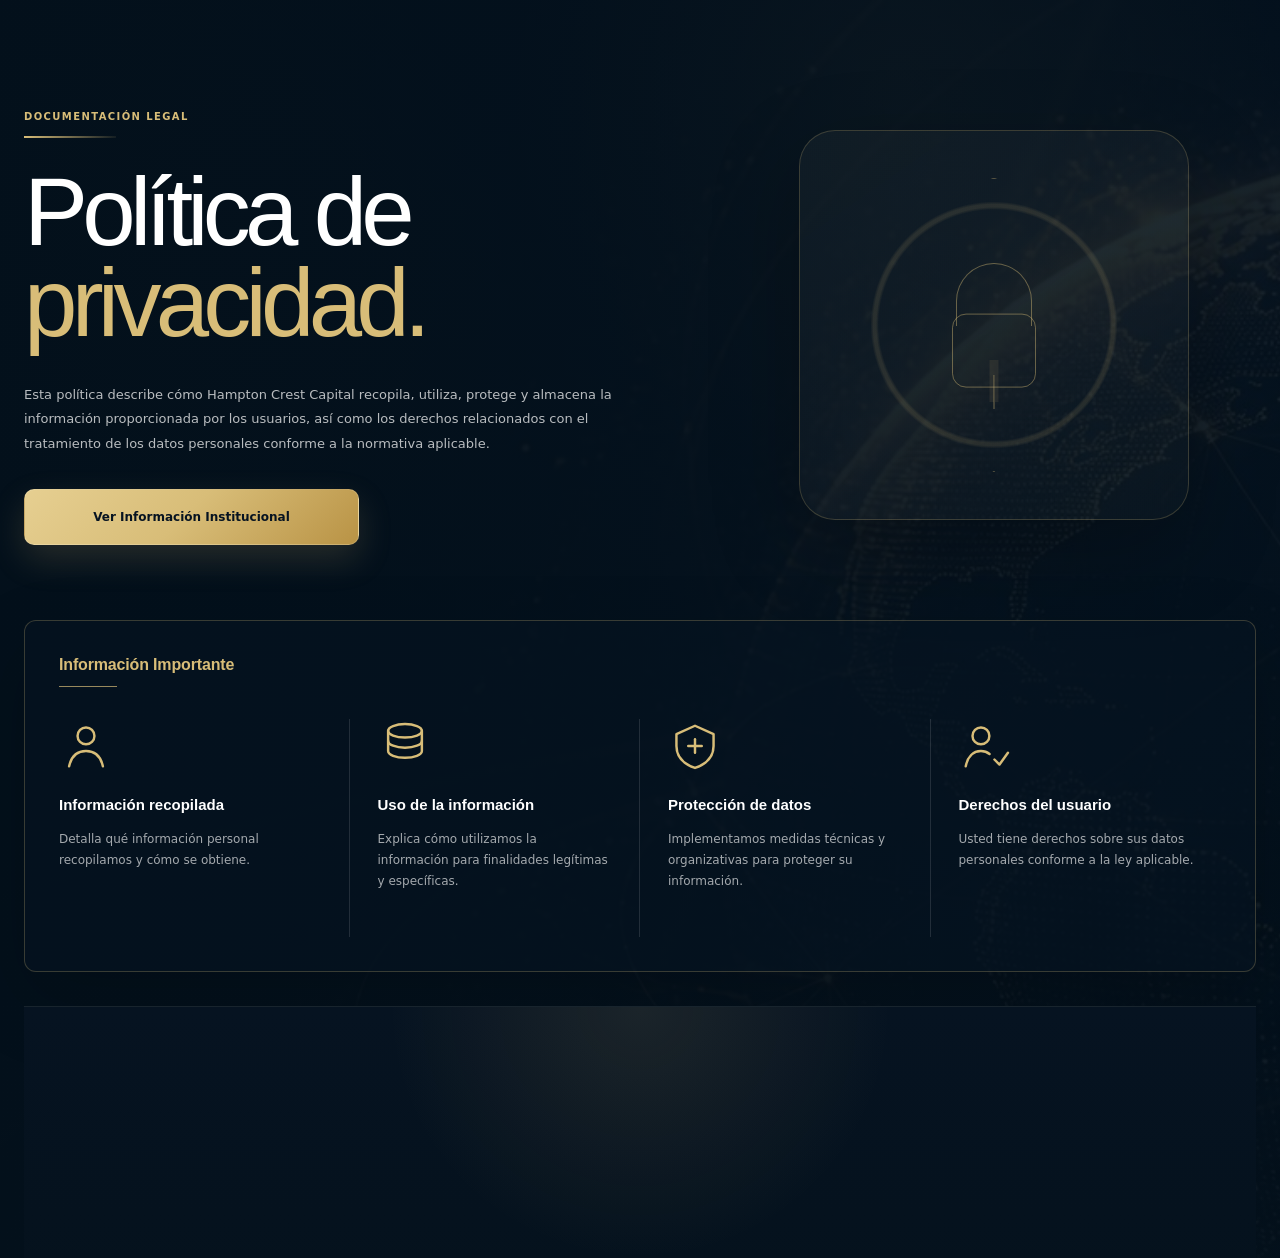
<file: privacy-policy.html>
<!doctype html>
<html lang="es">
  <head>
    <meta charset="UTF-8" />
    <meta name="viewport" content="width=device-width, initial-scale=1.0" />
    <meta
      name="description"
      content="Política de privacidad de Hampton Crest Capital sobre recopilación, uso, protección y tratamiento de datos personales."
    />
    <title>Política de Privacidad | Hampton Crest Capital</title>
    <link rel="canonical" href="https://hamptoncrestcapital.com/privacy-policy.html" />
    <meta property="og:title" content="Política de Privacidad | Hampton Crest Capital" />
    <meta
      property="og:description"
      content="Información sobre privacidad, protección de datos y derechos del usuario en Hampton Crest Capital."
    />
    <meta property="og:type" content="website" />
    <meta property="og:image" content="https://hamptoncrestcapital.com/assets/hampton-hero-globe-optimized.jpg" />
    <meta name="twitter:card" content="summary_large_image" />
    <link rel="icon" href="assets/favicon.svg" type="image/svg+xml" />
    <link rel="preload" href="styles.css" as="style" />
    <link rel="stylesheet" href="styles.css" />
    <script src="/analytics.js" defer></script>
  </head>
  <body class="legal-document-page privacy-legal-page">
    <main class="legal-document-shell">
      <section class="legal-document-hero" aria-labelledby="privacy-title">
        <div class="legal-document-copy">
          <div class="legal-label">
            <span>Documentación Legal</span>
          </div>
          <h1 id="privacy-title">Política de<br /><em>privacidad.</em></h1>
          <p>
            Esta política describe cómo Hampton Crest Capital recopila, utiliza, protege y
            almacena la información proporcionada por los usuarios, así como los derechos
            relacionados con el tratamiento de los datos personales conforme a la normativa
            aplicable.
          </p>
          <a class="button button-gold legal-download-button" href="documents.html">
            Ver Información Institucional
          </a>
        </div>
        <div class="legal-document-visual" aria-hidden="true">
          <div class="privacy-lock-outline">
            <span></span>
          </div>
        </div>
      </section>

      <section class="legal-info-panel" aria-labelledby="privacy-info-title">
        <h2 id="privacy-info-title">Información Importante</h2>
        <div class="legal-info-grid">
          <article class="legal-info-card">
            <div class="legal-icon" aria-hidden="true">
              <svg viewBox="0 0 32 32"><path d="M16 15a5 5 0 1 0 0-10 5 5 0 0 0 0 10Z" /><path d="M6 28c1.3-5.8 5-9 10-9s8.7 3.2 10 9" /></svg>
            </div>
            <h3>Información recopilada</h3>
            <p>Detalla qué información personal recopilamos y cómo se obtiene.</p>
          </article>
          <article class="legal-info-card">
            <div class="legal-icon" aria-hidden="true">
              <svg viewBox="0 0 32 32"><ellipse cx="16" cy="7" rx="10" ry="4" /><path d="M6 7v12c0 2.2 4.5 4 10 4s10-1.8 10-4V7" /><path d="M6 13c0 2.2 4.5 4 10 4s10-1.8 10-4" /></svg>
            </div>
            <h3>Uso de la información</h3>
            <p>Explica cómo utilizamos la información para finalidades legítimas y específicas.</p>
          </article>
          <article class="legal-info-card">
            <div class="legal-icon" aria-hidden="true">
              <svg viewBox="0 0 32 32"><path d="M16 4 27 9v7c0 6.5-4.3 10.7-11 13-6.7-2.3-11-6.5-11-13V9l11-5Z" /><path d="M12 16h8" /><path d="M16 12v8" /></svg>
            </div>
            <h3>Protección de datos</h3>
            <p>Implementamos medidas técnicas y organizativas para proteger su información.</p>
          </article>
          <article class="legal-info-card">
            <div class="legal-icon" aria-hidden="true">
              <svg viewBox="0 0 32 32"><path d="M13 15a5 5 0 1 0 0-10 5 5 0 0 0 0 10Z" /><path d="M4 28c1.1-5.6 4.4-9 9-9 2 0 3.7.6 5.1 1.7" /><path d="m21 24 3 3 5-7" /></svg>
            </div>
            <h3>Derechos del usuario</h3>
            <p>Usted tiene derechos sobre sus datos personales conforme a la ley aplicable.</p>
          </article>
        </div>
      </section>

      <footer class="legal-footer">
        <div class="legal-footer-brand">
          <a class="brand footer-brand" href="/" aria-label="Hampton Crest Capital">
            <span class="official-logo-crop footer-logo logo-on-dark">
              <img src="assets/hampton-crest-logo-transparent-ivory.png" alt="Hampton Crest Capital" loading="lazy" decoding="async" />
            </span>
          </a>
          <p>Gestión de capital con visión y disciplina.</p>
        </div>
        <div class="legal-footer-contact">
          <span>Contacto</span>
          <a href="mailto:hamptoncrestcapital@gmail.com">hamptoncrestcapital@gmail.com</a>
          <a href="https://hamptoncrestcapital.com">hamptoncrestcapital.com</a>
          <a class="legal-phone-link" href="tel:+12397910966"><span aria-hidden="true">📞</span> 239-791-0966</a>
        </div>
        <div class="legal-footer-bottom">
          <span>© 2026 Hampton Crest Capital, LLC. Todos los derechos reservados.</span>
          <span>Última actualización: 20 de mayo de 2025</span>
        </div>
      </footer>
    </main>
  </body>
</html>
</file>
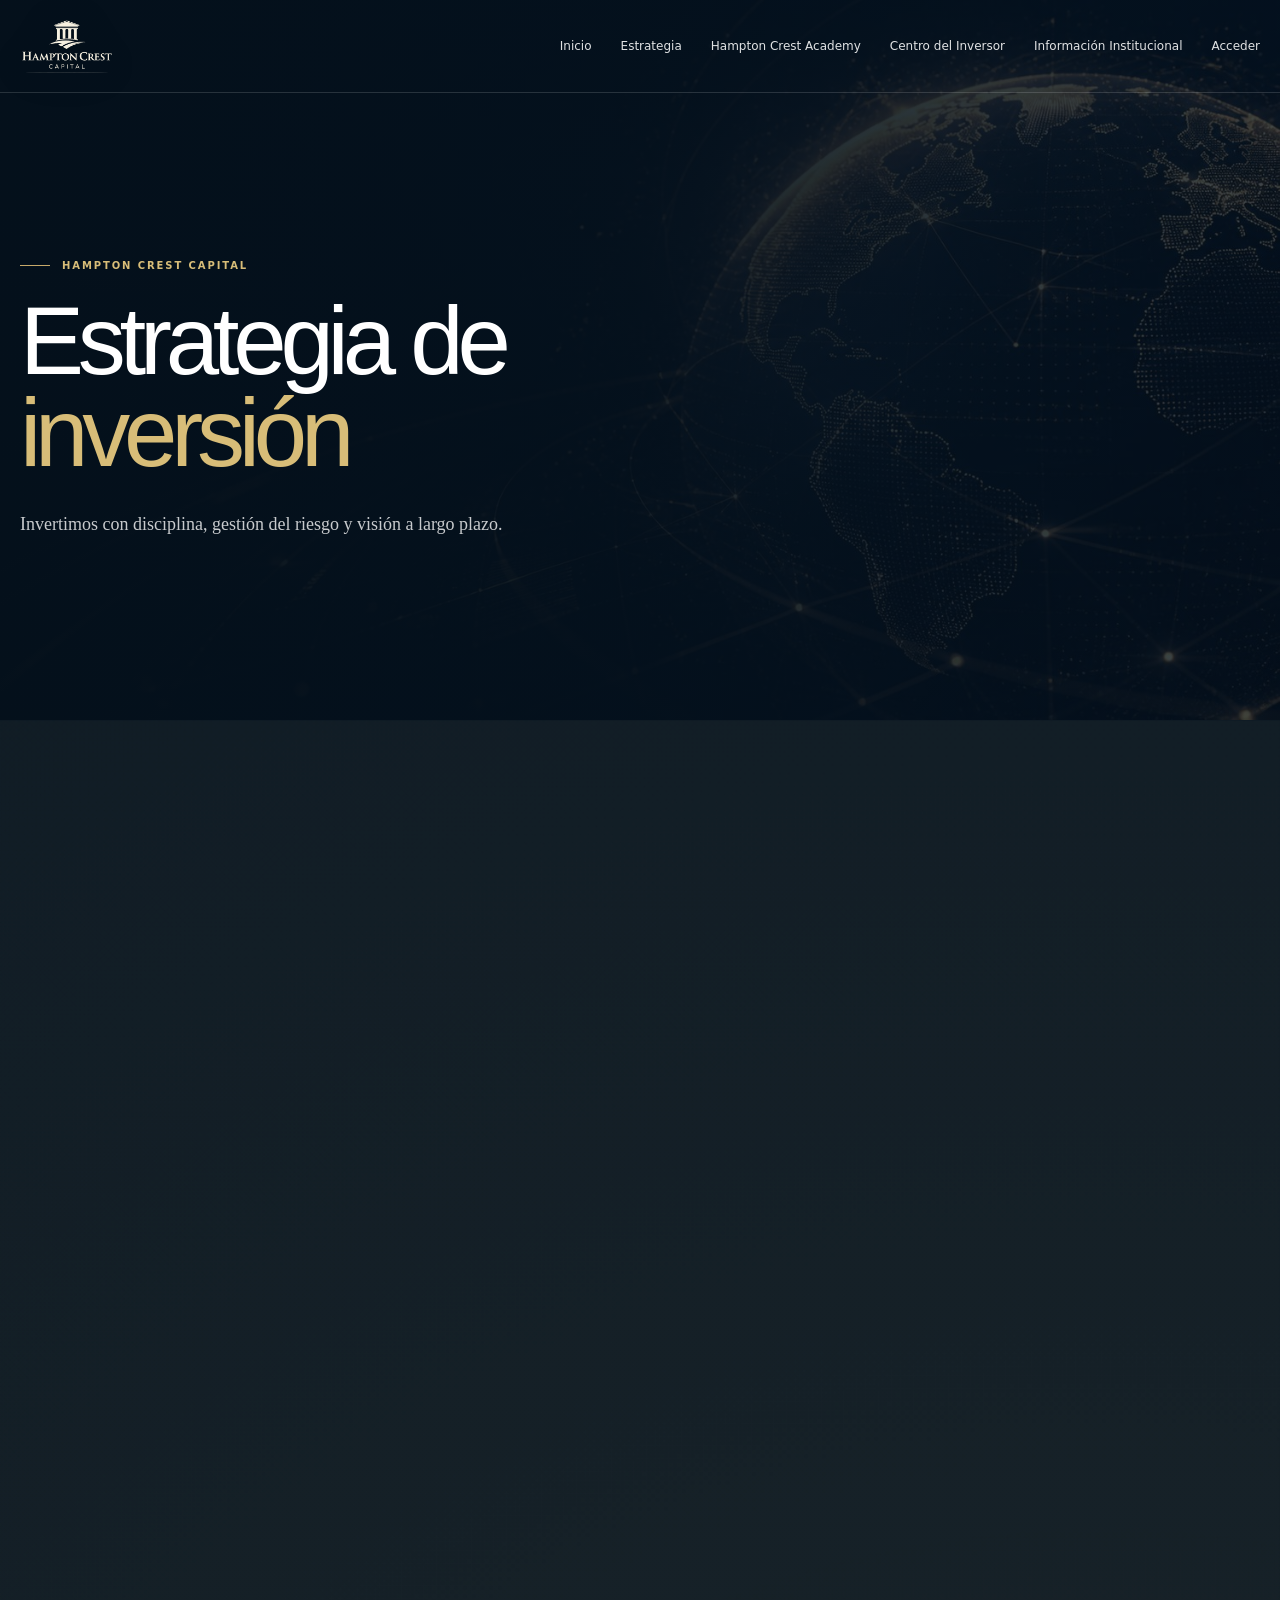
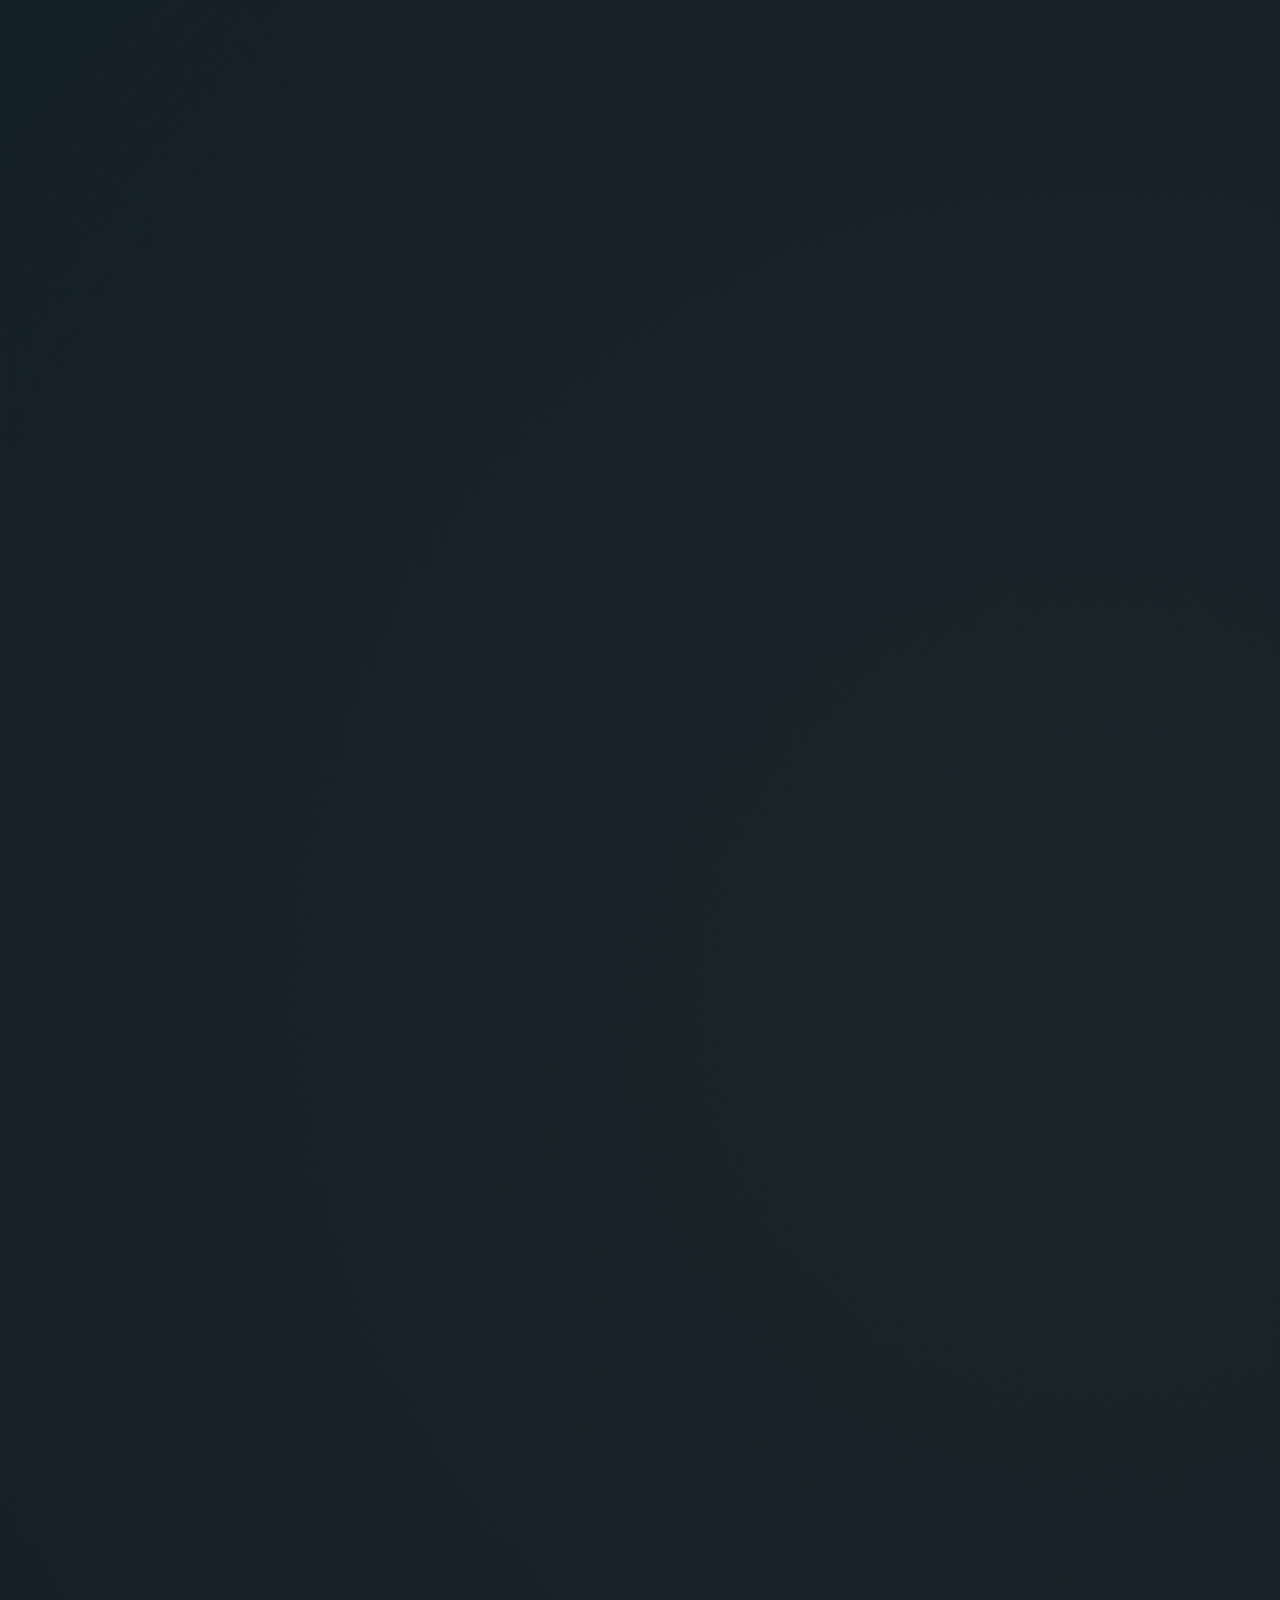
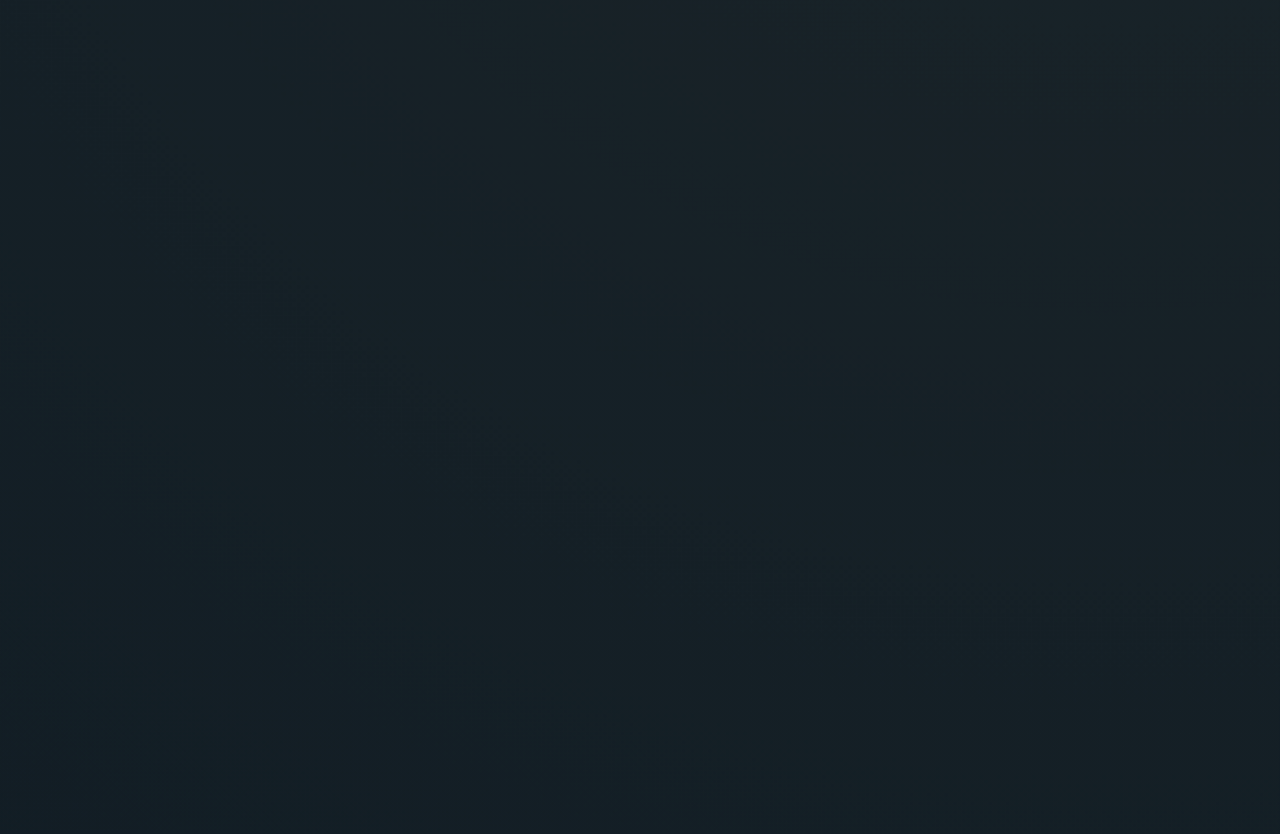
<file: strategy.html>
<!doctype html>
<html lang="es">
  <head>
    <meta charset="UTF-8" />
    <meta name="viewport" content="width=device-width, initial-scale=1.0" />
    <meta
      name="description"
      content="Estrategia de inversión de Hampton Crest Capital: disciplina, gestión del riesgo y visión a largo plazo."
    />
    <meta property="og:title" content="Estrategia de inversión | Hampton Crest Capital" />
    <meta
      property="og:description"
      content="Invertimos con disciplina, gestión del riesgo y visión a largo plazo."
    />
    <meta property="og:type" content="website" />
    <meta property="og:image" content="https://hamptoncrestcapital.com/assets/hampton-hero-globe-optimized.jpg" />
    <meta name="twitter:card" content="summary_large_image" />
    <link rel="icon" href="assets/favicon.svg" type="image/svg+xml" />
    <title>Estrategia de inversión | Hampton Crest Capital</title>
    <link rel="canonical" href="https://hamptoncrestcapital.com/strategy.html" />
    <link rel="preload" href="assets/hampton-hero-globe-optimized.jpg" as="image" fetchpriority="high" />
    <link rel="preload" href="styles.css" as="style" />
    <link rel="stylesheet" href="styles.css" />
    <script src="/analytics.js" defer></script>
  </head>
  <body>
    <a class="skip-link" href="#main-content">Saltar al contenido principal</a>
    <header class="site-header" id="top">
      <div class="nav-shell">
        <a class="brand" href="/" aria-label="Hampton Crest Capital, inicio">
          <span class="official-logo-crop logo-on-dark">
            <img src="assets/hampton-crest-logo-transparent-ivory.png" alt="Hampton Crest Capital" decoding="async" fetchpriority="high" />
          </span>
        </a>

        <nav class="desktop-nav" aria-label="Navegación principal">
          <a href="/">Inicio</a>
          <a href="strategy.html" aria-current="page">Estrategia</a>
          <a href="https://academy.hamptoncrestcapital.com" target="_blank" rel="noopener noreferrer">Hampton Crest Academy</a>
<a href="https://centering.hamptoncrestcapital.com">Centro del Inversor</a>
          <a href="documents.html">Información Institucional</a>
          <a href="https://www.investorhamptoncrest.com/?fresh=1" target="_blank" rel="noopener noreferrer" title="Área privada para inversionistas" aria-label="Acceder: área privada para inversionistas">Acceder</a>
        </nav>

        <button class="menu-toggle" type="button" aria-expanded="false" aria-controls="mobile-menu">
          <span></span><span></span>
          <span class="sr-only">Abrir menú</span>
        </button>
      </div>

      <div class="mobile-menu" id="mobile-menu">
        <nav aria-label="Navegación móvil">
          <a href="/">Inicio</a>
          <a href="strategy.html" aria-current="page">Estrategia</a>
          <a href="https://academy.hamptoncrestcapital.com" target="_blank" rel="noopener noreferrer">Hampton Crest Academy</a>
<a href="https://centering.hamptoncrestcapital.com">Centro del Inversor</a>
          <a href="documents.html">Información Institucional</a>
          <a class="portal-button" href="https://www.investorhamptoncrest.com/?fresh=1" target="_blank" rel="noopener noreferrer" title="Área privada para inversionistas" aria-label="Acceder: área privada para inversionistas">Acceder</a>
        </nav>
      </div>
    </header>

    <main id="main-content">
      <section class="subpage-hero strategy-hero">
        <div class="subpage-hero-bg" aria-hidden="true"></div>
        <div class="container subpage-hero-content">
          <div class="eyebrow light"><span></span>Hampton Crest Capital</div>
          <h1>Estrategia de<br /><em>inversión</em></h1>
          <p>Invertimos con disciplina, gestión del riesgo y visión a largo plazo.</p>
        </div>
      </section>

      <section class="strategy-philosophy section strategy-editorial-section">
        <div class="container">
          <div class="section-heading split-heading">
            <div>
              <div class="eyebrow"><span></span>Marco de decisión</div>
              <h2>Nuestra<br /><em>filosofía.</em></h2>
            </div>
            <div class="heading-copy">
              <p class="lead">
                Nuestra estrategia se basa en la identificación de oportunidades con una relación
                riesgo-retorno favorable, combinando análisis riguroso, gestión activa y control
                del riesgo para preservar el capital y generar crecimiento sostenido en el tiempo.
              </p>
            </div>
          </div>

          <div class="strategy-philosophy-grid strategy-option-grid">
            <article class="strategy-principle-card strategy-feature-card visual-shield"><div class="icon-wrap" aria-hidden="true"><svg viewBox="0 0 32 32"><path d="M16 3 27 8v7c0 7-4.6 11.4-11 14-6.4-2.6-11-7-11-14V8l11-5Z"/><path d="m11 16 3 3 7-7"/></svg></div><h3>Preservación del Capital</h3><p>Protegemos el capital con disciplina, priorizando la calidad y la resiliencia a través de ciclos.</p></article>
            <article class="strategy-principle-card strategy-wide-card visual-data"><div class="icon-wrap" aria-hidden="true"><svg viewBox="0 0 32 32"><path d="M5 25h22M7 21l6-6 4 3L26 8"/><path d="M20 8h6v6"/></svg></div><div><h3>Decisiones Basadas en Datos</h3><p>Utilizamos análisis riguroso y datos objetivos para identificar oportunidades asimétricas.</p></div></article>
            <article class="strategy-principle-card strategy-support-card visual-horizon"><div class="icon-wrap" aria-hidden="true"><svg viewBox="0 0 32 32"><path d="M4 24c7-10 14-14 24-16"/><path d="M7 24h20"/></svg></div><h3>Visión de Largo Plazo</h3><p>Invertimos con una perspectiva de largo plazo, alineados con objetivos generacionales.</p></article>
            <article class="strategy-principle-card strategy-risk-card visual-risk"><div class="icon-wrap" aria-hidden="true"><svg viewBox="0 0 32 32"><path d="M5 6h22v20H5z"/><path d="M8 20h4l2-7 4 10 3-6h3"/></svg></div><h3>Gestión Activa del Riesgo</h3><p>Anticipamos y gestionamos riesgos para preservar el capital y mantener consistencia.</p></article>
          </div>
        </div>
      </section>

      <section class="strategy-application section strategy-operating-section">
        <div class="container">
          <div class="strategy-top">
            <div>
              <div class="eyebrow light"><span></span>Marco de decisión · ejecución</div>
              <h2>Nuestra <em>estrategia.</em></h2>
            </div>
            <p>
              Estructura operativa diseñada para preservar capital y optimizar resultados.
            </p>
          </div>

          <div class="strategy-process">
            <div class="process-block">
              <div class="process-heading">
                <span>Aplicación</span>
                <h3>Ejecución</h3>
              </div>
              <div class="process-cards">
                <article class="process-card process-card-capital">
                  <div class="process-card-icon" aria-hidden="true">
                    <svg viewBox="0 0 32 32"><path d="M6 24h20"/><path d="M9 21V11h4v10"/><path d="M18 21V7h4v14"/><path d="M5 11l11-6 11 6"/></svg>
                  </div>
                  <span class="strategy-label">Capital</span>
                  <h4>Gestión activa del capital</h4>
                  <p>Asignación disciplinada y ajustes selectivos según condiciones de mercado.</p>
                </article>
                <article class="process-card process-card-portfolio">
                  <div class="process-card-icon" aria-hidden="true">
                    <svg viewBox="0 0 32 32"><path d="M5 8h22v16H5z"/><path d="M9 20v-5"/><path d="M16 20V11"/><path d="M23 20v-7"/></svg>
                  </div>
                  <span class="strategy-label">Cartera</span>
                  <h4>Estructura de cartera</h4>
                  <p>Composición, exposición y concentración revisadas bajo criterios internos.</p>
                </article>
              </div>
            </div>

            <div class="process-divider" aria-hidden="true"></div>

            <div class="process-block">
              <div class="process-heading">
                <span>Supervisión</span>
                <h3>Control</h3>
              </div>
              <div class="process-cards process-cards-single">
                <article class="process-card process-card-risk-control">
                  <div class="process-card-icon" aria-hidden="true">
                    <svg viewBox="0 0 32 32"><path d="M16 4 27 9v7c0 6.5-4.5 10.5-11 13-6.5-2.5-11-6.5-11-13V9l11-5Z"/><path d="M10 18h4l2-6 4 10 2-5h3"/></svg>
                  </div>
                  <span class="strategy-label">Riesgo</span>
                  <h4>Control activo del riesgo</h4>
                  <p>Límites de exposición, diversificación y monitoreo de escenarios adversos.</p>
                </article>
              </div>
            </div>
          </div>
        </div>
      </section>

      <section class="strategy-request section">
        <div class="container request-grid">
          <div>
            <div class="eyebrow"><span></span>Bajo solicitud</div>
            <h2>Información detallada<br /><em>disponible bajo solicitud.</em></h2>
          </div>
          <p>
            Analicemos tu perfil y accede a nuestra estrategia completa, análisis profundo y
            posiciones detalladas mediante un proceso de evaluación.
          </p>
        </div>
      </section>

      <section class="exclusive-cta section">
        <div class="container exclusive-cta-inner">
          <div class="exclusive-badge">Acceso exclusivo</div>
          <h2>Acceso exclusivo</h2>
          <p>
            Toda la información detallada de nuestra estrategia solo está disponible para
            inversores cualificados después de una evaluación exhaustiva.
          </p>
          <span>Solicita acceso indicando tus objetivos y perfil de inversión.</span>
          <a class="button button-gold" href="kyc.html">Solicitar Acceso</a>
        </div>
      </section>
    </main>

    <footer>
      <div class="container footer-main">
        <div class="footer-company">
          <a class="brand footer-brand" href="/">
            <span class="official-logo-crop footer-logo logo-on-dark">
              <img src="assets/hampton-crest-logo-transparent-ivory.png" alt="Hampton Crest Capital" loading="lazy" decoding="async" />
            </span>
          </a>
          <p>Inversiones con propósito,<br />resultados con disciplina.</p>
        </div>
        <div class="footer-column footer-contact">
          <span>Contacto</span>
          <div class="footer-social-block" aria-label="Contacto y canales oficiales">
            <span>Síguenos</span>
            <div class="footer-social-links">
              <a href="mailto:hamptoncrestcapital@gmail.com" aria-label="Correo electrónico de Hampton Crest Capital">Correo</a>
              <a href="tel:+12397910966" aria-label="Teléfono de Hampton Crest Capital">Teléfono</a>
              <a href="https://www.facebook.com/share/18f43eLCCe/?mibextid=wwXIfr" target="_blank" rel="noopener noreferrer" aria-label="Facebook de Hampton Crest Capital">Facebook</a>
              <a href="https://www.instagram.com/hamptoncapitacrest?igsh=aG8waGo3N3dldWN0&utm_source=qr" target="_blank" rel="noopener noreferrer" aria-label="Instagram de Hampton Crest Capital">Instagram</a>
              <a href="https://www.tiktok.com/@hamptoncapital?_r=1&_t=ZT-976xQQ5ZetZ" target="_blank" rel="noopener noreferrer" aria-label="TikTok de Hampton Crest Capital">TikTok</a>
              <a href="https://youtube.com/@isaacfernandez-d4l?si=S2s_fNsJR2eH34OB" target="_blank" rel="noopener noreferrer" aria-label="YouTube de Hampton Crest Capital">YouTube</a>
            </div>
          </div></div>
      </div>
      <div class="container footer-disclaimer">
        Información únicamente para fines informativos. No constituye una oferta de inversión ni
        asesoramiento financiero.
      </div>
      <div class="container footer-bottom">
        <span>&copy; 2026 Hampton Crest Capital. Todos los derechos reservados.</span>
        <div><a href="privacy-policy.html">Pol&iacute;tica de Privacidad</a><a href="terms.html">T&eacute;rminos y Condiciones</a></div>
      </div>
    </footer>

    <script src="script.js" defer></script>
  </body>
</html>
</file>
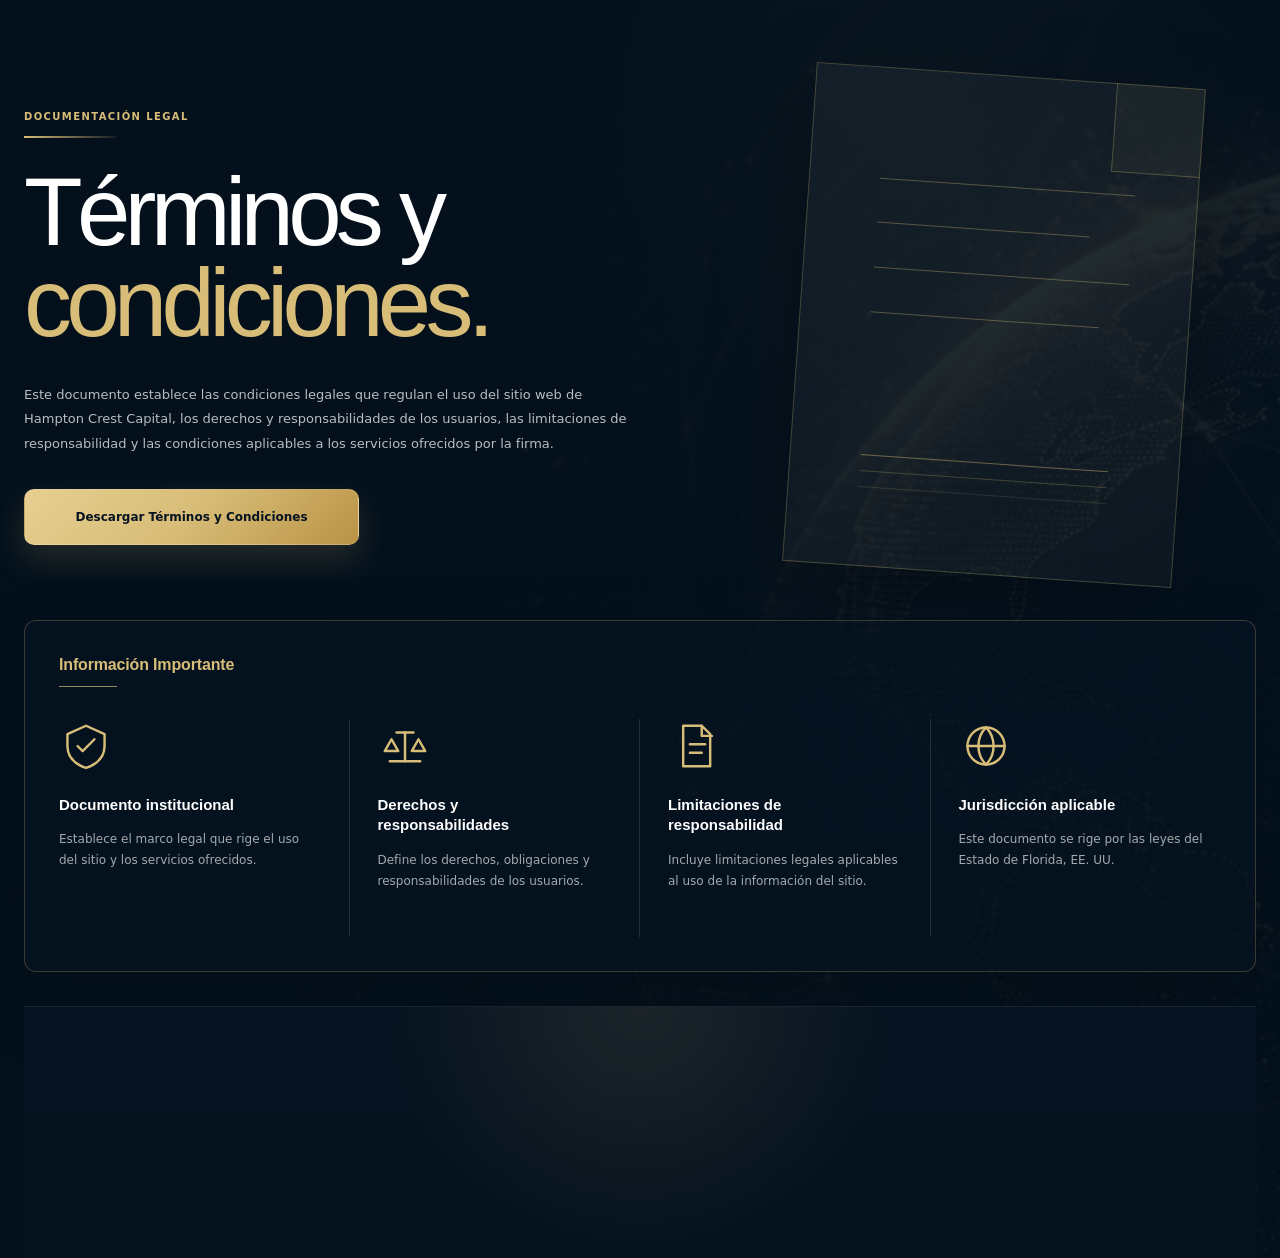
<file: terms.html>
<!doctype html>
<html lang="es">
  <head>
    <meta charset="UTF-8" />
    <meta name="viewport" content="width=device-width, initial-scale=1.0" />
    <meta
      name="description"
      content="Términos y condiciones legales que regulan el uso del sitio web de Hampton Crest Capital."
    />
    <title>Términos y Condiciones | Hampton Crest Capital</title>
    <link rel="canonical" href="https://hamptoncrestcapital.com/terms.html" />
    <meta property="og:title" content="Términos y Condiciones | Hampton Crest Capital" />
    <meta
      property="og:description"
      content="Condiciones legales, derechos, responsabilidades y limitaciones aplicables al uso del sitio web de Hampton Crest Capital."
    />
    <meta property="og:type" content="website" />
    <meta property="og:image" content="https://hamptoncrestcapital.com/assets/hampton-hero-globe-optimized.jpg" />
    <meta name="twitter:card" content="summary_large_image" />
    <link rel="icon" href="assets/favicon.svg" type="image/svg+xml" />
    <link rel="preload" href="styles.css" as="style" />
    <link rel="stylesheet" href="styles.css" />
    <script src="/analytics.js" defer></script>
  </head>
  <body class="legal-document-page">
    <main class="legal-document-shell">
      <section class="legal-document-hero" aria-labelledby="terms-title">
        <div class="legal-document-copy">
          <div class="legal-label">
            <span>Documentación Legal</span>
          </div>
          <h1 id="terms-title">Términos y<br /><em>condiciones.</em></h1>
          <p>
            Este documento establece las condiciones legales que regulan el uso del sitio web de
            Hampton Crest Capital, los derechos y responsabilidades de los usuarios, las
            limitaciones de responsabilidad y las condiciones aplicables a los servicios ofrecidos
            por la firma.
          </p>
          <a
            class="button button-gold legal-download-button"
            href="https://www.icloud.com/iclouddrive/0aeEoYttFWR_DeIQ51Is2pjZw"
            target="_blank"
            rel="noopener noreferrer"
          >
            Descargar Términos y Condiciones
          </a>
        </div>
        <div class="legal-document-visual" aria-hidden="true">
          <div class="legal-paper-outline">
            <span></span><span></span><span></span><span></span>
          </div>
        </div>
      </section>

      <section class="legal-info-panel" aria-labelledby="legal-info-title">
        <h2 id="legal-info-title">Información Importante</h2>
        <div class="legal-info-grid">
          <article class="legal-info-card">
            <div class="legal-icon" aria-hidden="true">
              <svg viewBox="0 0 32 32"><path d="M16 4 27 9v7c0 6.5-4.3 10.7-11 13-6.7-2.3-11-6.5-11-13V9l11-5Z" /><path d="m11 16 3 3 7-7" /></svg>
            </div>
            <h3>Documento institucional</h3>
            <p>Establece el marco legal que rige el uso del sitio y los servicios ofrecidos.</p>
          </article>
          <article class="legal-info-card">
            <div class="legal-icon" aria-hidden="true">
              <svg viewBox="0 0 32 32"><path d="M7 25h18" /><path d="M11 8h10" /><path d="M16 8v17" /><path d="M8 12l-4 7h8l-4-7Z" /><path d="M24 12l-4 7h8l-4-7Z" /></svg>
            </div>
            <h3>Derechos y responsabilidades</h3>
            <p>Define los derechos, obligaciones y responsabilidades de los usuarios.</p>
          </article>
          <article class="legal-info-card">
            <div class="legal-icon" aria-hidden="true">
              <svg viewBox="0 0 32 32"><path d="M9 4h11l5 5v19H9z" /><path d="M20 4v6h6" /><path d="M13 15h9" /><path d="M13 20h7" /></svg>
            </div>
            <h3>Limitaciones de responsabilidad</h3>
            <p>Incluye limitaciones legales aplicables al uso de la información del sitio.</p>
          </article>
          <article class="legal-info-card">
            <div class="legal-icon" aria-hidden="true">
              <svg viewBox="0 0 32 32"><circle cx="16" cy="16" r="11" /><path d="M5 16h22" /><path d="M16 5c3 3 4.5 6.7 4.5 11S19 24 16 27" /><path d="M16 5c-3 3-4.5 6.7-4.5 11S13 24 16 27" /></svg>
            </div>
            <h3>Jurisdicción aplicable</h3>
            <p>Este documento se rige por las leyes del Estado de Florida, EE. UU.</p>
          </article>
        </div>
      </section>

      <footer class="legal-footer">
        <div class="legal-footer-brand">
          <a class="brand footer-brand" href="/" aria-label="Hampton Crest Capital">
            <span class="official-logo-crop footer-logo logo-on-dark">
              <img src="assets/hampton-crest-logo-transparent-ivory.png" alt="Hampton Crest Capital" loading="lazy" decoding="async" />
            </span>
          </a>
          <p>Gestión de capital con visión y disciplina.</p>
        </div>
        <div class="legal-footer-contact">
          <span>Contacto</span>
          <a href="mailto:hamptoncrestcapital@gmail.com">hamptoncrestcapital@gmail.com</a>
          <a href="https://hamptoncrestcapital.com">hamptoncrestcapital.com</a>
          <a class="legal-phone-link" href="tel:+12397910966"><span aria-hidden="true">📞</span> 239-791-0966</a>
        </div>
        <div class="legal-footer-bottom">
          <span>© 2026 Hampton Crest Capital, LLC. Todos los derechos reservados.</span>
          <span>Última actualización: 20 de mayo de 2025</span>
        </div>
      </footer>
    </main>
  </body>
</html>
</file>
<file: styles.css>
﻿:root {
  --navy: #061321;
  --navy-soft: #0b1d2b;
  --navy-light: #123246;
  --gold: #c6a96a;
  --gold-bright: #d8bd78;
  --cream: #f4f0e8;
  --paper: #faf8f3;
  --ink: #13202a;
  --muted: #627079;
  --line: rgba(19, 32, 42, 0.15);
  --max: 1240px;
}

* { box-sizing: border-box; }
html { scroll-behavior: smooth; }
body {
  margin: 0;
  color: var(--ink);
  background: var(--paper);
  font-family: system-ui, -apple-system, BlinkMacSystemFont, "Segoe UI", sans-serif;
  -webkit-font-smoothing: antialiased;
}
a { color: inherit; text-decoration: none; }
button { font: inherit; }
.skip-link { position: fixed; z-index: 100; top: 10px; left: 10px; padding: 12px 16px; color: var(--navy); background: var(--gold-bright); transform: translateY(-160%); transition: transform .2s; }
.skip-link:focus { transform: translateY(0); }
:focus-visible { outline: 2px solid var(--gold-bright); outline-offset: 4px; }
.container { width: min(calc(100% - 40px), var(--max)); margin-inline: auto; }
.section { padding: 128px 0; }
.sr-only { position: absolute; width: 1px; height: 1px; overflow: hidden; clip: rect(0,0,0,0); }

.site-header {
  position: absolute;
  z-index: 20;
  top: 0;
  left: 0;
  width: 100%;
  color: #fff;
  border-bottom: 1px solid rgba(255,255,255,.14);
}
.nav-shell {
  width: min(calc(100% - 40px), var(--max));
  height: 92px;
  margin: auto;
  display: flex;
  align-items: center;
  gap: 32px;
}
.brand { display: inline-flex; align-items: center; gap: 12px; flex-shrink: 0; }
.official-logo-crop {
  display: inline-flex;
  align-items: center;
  height: 56px;
  width: auto;
  overflow: visible;
  border: 0;
  background: transparent;
}
.official-logo-crop img {
  display: block;
  height: 100%;
  width: auto;
  max-width: none;
  object-fit: contain;
  filter: drop-shadow(0 8px 18px rgba(0,0,0,.28));
}
.logo-on-dark img { content: url("assets/hampton-crest-logo-transparent-ivory.png"); }
.logo-on-light img { content: url("assets/hampton-crest-logo-transparent-navy.png"); filter: none; }
.footer-logo { height: 68px; }
.desktop-nav { display: flex; align-items: center; gap: 29px; margin-left: auto; }
.desktop-nav a { font-size: 12px; color: rgba(255,255,255,.75); transition: color .2s; }
.desktop-nav a:hover { color: #fff; }
.portal-button {
  min-height: 44px;
  padding: 0 18px;
  display: inline-flex;
  align-items: center;
  justify-content: center;
  gap: 0;
  color: #fff;
  border: 1px solid rgba(255,255,255,.25);
  font-size: 11px;
  letter-spacing: .04em;
}
.menu-toggle, .mobile-menu { display: none; }

.hero {
  position: relative;
  min-height: 100svh;
  height: 850px;
  display: flex;
  align-items: center;
  overflow: hidden;
  color: #fff;
  background: var(--navy);
}
.hero::before {
  content: "";
  position: absolute;
  z-index: 1;
  inset: 0;
  pointer-events: none;
  background:
    radial-gradient(circle at 76% 46%, rgba(216,189,120,.24), transparent 22%),
    radial-gradient(circle at 82% 36%, rgba(255,255,255,.09), transparent 16%),
    linear-gradient(115deg, transparent 0 54%, rgba(216,189,120,.055) 55%, transparent 56% 100%);
  opacity: .72;
  animation: heroInstitutionalGlow 11s ease-in-out infinite;
}
.hero-image {
  position: absolute;
  z-index: 0;
  inset: -4%;
  background: url("assets/hampton-hero-globe-optimized.jpg") center/cover no-repeat;
  opacity: .96;
  transform: scale(1.035);
  animation: heroBackgroundDrift 26s ease-in-out infinite alternate;
  will-change: transform, background-position;
}
.hero-globe-effects,
.hero-connection-lines {
  position: absolute;
  z-index: 1;
  pointer-events: none;
}
.hero-globe-effects {
  width: min(52vw, 720px);
  aspect-ratio: 1;
  right: max(3vw, 30px);
  top: 50%;
  border-radius: 50%;
  transform: translateY(-48%);
  opacity: .96;
  mix-blend-mode: screen;
  animation: heroGlobeBreath 16s ease-in-out infinite;
  will-change: transform, opacity;
}
.hero-globe-effects::before {
  content: "";
  position: absolute;
  inset: 6%;
  border-radius: inherit;
  background:
    radial-gradient(circle at 50% 50%, rgba(216,189,120,.34), transparent 39%),
    radial-gradient(circle at 57% 45%, rgba(255,255,255,.12), transparent 28%);
  filter: blur(18px);
  opacity: .68;
  animation: heroGoldGlow 9s ease-in-out infinite;
}
.hero-globe-effects::after {
  content: "";
  position: absolute;
  inset: 15%;
  border: 1px solid rgba(216,189,120,.22);
  border-left-color: rgba(255,255,255,.13);
  border-bottom-color: transparent;
  border-radius: 50%;
  transform: rotate(-18deg);
  box-shadow: inset 0 0 42px rgba(216,189,120,.035);
  animation: heroArcDrift 32s linear infinite;
}
.hero-globe-effects span {
  position: absolute;
  width: 4px;
  height: 4px;
  border-radius: 50%;
  background: rgba(231,207,145,.86);
  box-shadow: 0 0 18px rgba(216,189,120,.62), 0 0 34px rgba(255,255,255,.18);
  opacity: .72;
  animation: heroParticleFloat 13s ease-in-out infinite;
  will-change: transform, opacity;
}
.hero-globe-effects span:nth-child(1) { top: 18%; left: 28%; animation-delay: -1s; }
.hero-globe-effects span:nth-child(2) { top: 26%; right: 19%; width: 3px; height: 3px; animation-delay: -5s; }
.hero-globe-effects span:nth-child(3) { top: 47%; left: 14%; background: rgba(255,255,255,.8); animation-delay: -8s; }
.hero-globe-effects span:nth-child(4) { right: 12%; bottom: 34%; width: 5px; height: 5px; animation-delay: -12s; }
.hero-globe-effects span:nth-child(5) { left: 36%; bottom: 16%; width: 3px; height: 3px; animation-delay: -4s; }
.hero-globe-effects span:nth-child(6) { right: 32%; bottom: 10%; background: rgba(255,255,255,.72); animation-delay: -10s; }
.hero-globe-effects span:nth-child(7) { top: 10%; left: 53%; width: 2px; height: 2px; animation-delay: -14s; }
.hero-globe-effects span:nth-child(8) { right: 6%; top: 54%; width: 3px; height: 3px; animation-delay: -7s; }
.hero-connection-lines {
  width: min(48vw, 650px);
  aspect-ratio: 1;
  right: max(5vw, 48px);
  top: 50%;
  transform: translateY(-48%);
  opacity: .62;
  background:
    linear-gradient(104deg, transparent 0 47%, rgba(216,189,120,.18) 48%, transparent 49% 100%),
    linear-gradient(22deg, transparent 0 55%, rgba(255,255,255,.12) 56%, transparent 57% 100%),
    radial-gradient(circle at 28% 30%, rgba(216,189,120,.22) 0 2px, transparent 3px),
    radial-gradient(circle at 72% 62%, rgba(255,255,255,.18) 0 2px, transparent 3px);
  mask-image: radial-gradient(circle, #000 0 58%, transparent 72%);
  animation: heroLinesFloat 19s ease-in-out infinite alternate;
  will-change: transform, opacity;
}
.hero-connection-lines::before,
.hero-connection-lines::after {
  content: "";
  position: absolute;
  inset: 18%;
  border-radius: 50%;
  border: 1px solid rgba(216,189,120,.24);
  border-right-color: transparent;
  border-bottom-color: rgba(255,255,255,.08);
  opacity: .62;
  animation: heroLinePulse 8s ease-in-out infinite;
}
.hero-connection-lines::after {
  inset: 30%;
  transform: rotate(46deg);
  animation-delay: -5s;
}
.hero-overlay {
  position: absolute; z-index: 2; inset: 0;
  background:
    linear-gradient(90deg, rgba(4,16,27,.99) 0%, rgba(4,16,27,.9) 40%, rgba(4,16,27,.35) 68%, rgba(4,16,27,.24) 100%),
    linear-gradient(0deg, rgba(4,16,27,.74), transparent 45%);
}
.hero-content { position: relative; z-index: 3; padding-top: 65px; }

@media (min-width: 1500px) {
  .nav-shell,
  .hero-content {
    width: min(calc(100% - 96px), 1640px);
  }
}

.eyebrow {
  display: flex;
  align-items: center;
  gap: 12px;
  color: #7a6842;
  font-size: 10px;
  font-weight: 600;
  letter-spacing: .19em;
  text-transform: uppercase;
}
.eyebrow span { width: 30px; height: 1px; background: var(--gold); }
.eyebrow.light { color: var(--gold-bright); }
.hero h1, h2 {
  margin: 24px 0 0;
  font: 500 clamp(60px, 8vw, 112px)/.94 "Manrope", sans-serif;
  letter-spacing: -.065em;
}
h2 { font-size: clamp(42px, 5.3vw, 72px); }
h1 em, h2 em { color: var(--gold-bright); font-style: normal; font-weight: 400; }
.hero-subtitle { margin: 32px 0 0; font: 500 17px/1.5 "Manrope", sans-serif; }
.hero-description { max-width: 510px; margin: 11px 0 0; color: rgba(255,255,255,.62); font-size: 14px; line-height: 1.7; }
.hero-actions, .contact-actions { display: flex; gap: 12px; margin-top: 38px; }
.button {
  min-height: 53px;
  padding: 0 24px;
  display: inline-flex;
  align-items: center;
  justify-content: center;
  gap: 0;
  font-size: 12px;
  font-weight: 600;
  transition: background .25s, border-color .25s, color .25s, transform .25s ease, box-shadow .25s ease;
}
.button-gold {
  min-width: 260px;
  min-height: 56px;
  padding: 0 28px;
  color: var(--navy);
  border: 1px solid rgba(255,255,255,.14);
  border-radius: 10px;
  background: linear-gradient(135deg, #e6cf91 0%, var(--gold-bright) 48%, #b99345 100%);
  box-shadow: 0 14px 34px rgba(198,169,106,.18);
}
.button-gold:hover {
  transform: translateY(-2px);
  border-color: rgba(255,255,255,.2);
  background: linear-gradient(135deg, #efdca9 0%, #dec37d 48%, #c8a65b 100%);
  box-shadow: 0 20px 48px rgba(216,189,120,.28);
}
.button-ghost { color: #fff; border: 1px solid rgba(255,255,255,.35); }
.button-ghost:hover { background: rgba(255,255,255,.08); border-color: rgba(255,255,255,.65); }
.hero-foot {
  position: absolute; z-index: 2; bottom: 32px; left: 50%; transform: translateX(-50%);
  display: flex; align-items: center; justify-content: space-between;
  color: rgba(255,255,255,.5); font-size: 10px; letter-spacing: .15em; text-transform: uppercase;
}
.hero-foot a { min-height: 44px; display: flex; gap: 20px; align-items: center; padding: 10px 0; color: rgba(255,255,255,.86); }
.hero-foot a span { color: var(--gold-bright); }

@keyframes heroBackgroundDrift {
  0% { transform: scale(1.035) translate3d(0, 0, 0); background-position: 50% 50%; }
  50% { transform: scale(1.055) translate3d(-.7%, .35%, 0); background-position: 52% 49%; }
  100% { transform: scale(1.075) translate3d(-1.4%, .9%, 0); background-position: 54% 51%; }
}
@keyframes heroInstitutionalGlow {
  0%, 100% { opacity: .54; transform: translate3d(0, 0, 0) scale(.99); }
  50% { opacity: .86; transform: translate3d(-.6%, .35%, 0) scale(1.015); }
}
@keyframes heroGlobeBreath {
  0%, 100% { transform: translateY(-48%) rotate(-.4deg) scale(1); opacity: .88; }
  50% { transform: translateY(-50%) rotate(.9deg) scale(1.018); opacity: 1; }
}
@keyframes heroGoldGlow {
  0%, 100% { opacity: .46; transform: scale(.97); }
  50% { opacity: .82; transform: scale(1.055); }
}
@keyframes heroArcDrift {
  to { transform: rotate(342deg); }
}
@keyframes heroParticleFloat {
  0%, 100% { transform: translate3d(0, 0, 0) scale(.9); opacity: .36; }
  42% { transform: translate3d(18px, -24px, 0) scale(1.14); opacity: .88; }
  72% { transform: translate3d(-10px, -9px, 0) scale(.98); opacity: .54; }
}
@keyframes heroLinesFloat {
  0% { transform: translateY(-48%) rotate(-1.2deg); opacity: .42; }
  100% { transform: translateY(-49.5%) rotate(1.8deg); opacity: .68; }
}
@keyframes heroLinePulse {
  0%, 100% { opacity: .24; transform: rotate(-8deg) scale(.97); }
  50% { opacity: .72; transform: rotate(8deg) scale(1.025); }
}

.intro { background: var(--paper); }
.split-heading { display: grid; grid-template-columns: 1fr .8fr; gap: 12%; align-items: end; }
.section-heading h2 { color: var(--navy); }
.heading-copy { padding-bottom: 2px; }
.heading-copy .lead { margin: 0 0 24px; color: var(--navy); font: 500 19px/1.55 "Manrope", sans-serif; }
.heading-copy p:not(.lead) { margin: 0; color: var(--muted); font-size: 13px; line-height: 1.8; }
.principles { display: grid; grid-template-columns: repeat(4, 1fr); margin-top: 80px; border: 1px solid var(--line); }
.principle-card { position: relative; min-height: 310px; padding: 40px; border-right: 1px solid var(--line); background: rgba(255,255,255,.56); }
.principle-card:last-child { border: 0; }
.principle-card.featured { background: var(--cream); }
.principle-card,
.strategy-principle-card,
.document-card { isolation: isolate; overflow: hidden; }
.principle-card > *,
.strategy-principle-card > *,
.document-card > * { position: relative; z-index: 2; }
.principle-card::before,
.strategy-principle-card::before {
  content: "";
  position: absolute;
  z-index: 0;
  inset: 0;
  pointer-events: none;
  background:
    linear-gradient(135deg, rgba(6,19,33,.075), rgba(6,19,33,.025) 45%, rgba(198,169,106,.035)),
    radial-gradient(circle at 82% 18%, rgba(6,19,33,.06), transparent 34%);
}
.card-number { position: absolute; right: 24px; top: 20px; color: #9b8a68; font: 500 10px "Manrope"; }
.icon-wrap { width: 50px; height: 50px; display: grid; place-items: center; color: var(--gold); border: 1px solid rgba(187,161,103,.42); }
.icon-wrap svg { width: 25px; fill: none; stroke: currentColor; stroke-width: 1.2; }
.principle-card h3 { margin: 58px 0 13px; color: var(--navy); font: 600 20px "Manrope"; }
.principle-card p { max-width: 245px; margin: 0; color: var(--muted); font-size: 12px; line-height: 1.75; }
.visual-shield::after,
.visual-data::after,
.visual-horizon::after,
.visual-risk::after,
.visual-discipline::after,
.visual-compound::after {
  content: "";
  position: absolute;
  z-index: 1;
  right: -34px;
  bottom: -36px;
  width: 220px;
  height: 220px;
  opacity: .08;
  pointer-events: none;
}
.visual-shield::after {
  background:
    linear-gradient(90deg, transparent 48%, var(--navy) 48% 52%, transparent 52%),
    linear-gradient(var(--gold-bright), var(--gold-bright)) center 54% / 78px 2px no-repeat,
    radial-gradient(circle at 50% 45%, transparent 0 34%, var(--navy) 35% 37%, transparent 38%),
    linear-gradient(145deg, rgba(216,189,120,.65), rgba(6,19,33,.78));
  clip-path: polygon(50% 0, 86% 15%, 78% 72%, 50% 100%, 22% 72%, 14% 15%);
}
.visual-data::after {
  background:
    linear-gradient(var(--navy), var(--navy)) 18% 78% / 10% 38% no-repeat,
    linear-gradient(var(--navy), var(--navy)) 39% 78% / 10% 58% no-repeat,
    linear-gradient(var(--navy), var(--navy)) 60% 78% / 10% 32% no-repeat,
    linear-gradient(var(--gold-bright), var(--gold-bright)) 81% 78% / 10% 68% no-repeat,
    repeating-linear-gradient(0deg, rgba(6,19,33,.36) 0 1px, transparent 1px 28px),
    repeating-linear-gradient(90deg, rgba(6,19,33,.22) 0 1px, transparent 1px 38px);
}
.visual-horizon::after {
  background:
    linear-gradient(135deg, transparent 0 40%, var(--navy) 40% 41%, transparent 42%),
    radial-gradient(circle at 28% 70%, var(--gold-bright) 0 4px, transparent 5px),
    radial-gradient(circle at 58% 43%, var(--navy) 0 4px, transparent 5px),
    radial-gradient(circle at 86% 18%, var(--gold-bright) 0 4px, transparent 5px),
    repeating-linear-gradient(90deg, rgba(6,19,33,.24) 0 1px, transparent 1px 34px);
}
.visual-risk::after {
  background:
    linear-gradient(28deg, transparent 0 31%, var(--navy) 31% 32%, transparent 33%),
    linear-gradient(145deg, transparent 0 45%, var(--gold-bright) 45% 46%, transparent 47%),
    linear-gradient(25deg, transparent 0 61%, var(--navy) 61% 62%, transparent 63%),
    radial-gradient(circle at 50% 50%, transparent 0 42%, rgba(6,19,33,.72) 43% 45%, transparent 46%),
    repeating-linear-gradient(0deg, rgba(6,19,33,.18) 0 1px, transparent 1px 24px);
}
.visual-discipline::after {
  background:
    linear-gradient(var(--gold-bright), var(--gold-bright)) 22% 24% / 12px 2px no-repeat,
    linear-gradient(var(--navy), var(--navy)) 22% 48% / 12px 2px no-repeat,
    linear-gradient(var(--navy), var(--navy)) 22% 72% / 12px 2px no-repeat,
    repeating-linear-gradient(0deg, transparent 0 28px, rgba(6,19,33,.42) 28px 30px),
    repeating-linear-gradient(90deg, transparent 0 46px, rgba(6,19,33,.22) 46px 48px);
  border: 1px solid rgba(6,19,33,.35);
}
.visual-compound::after {
  background:
    linear-gradient(155deg, transparent 0 46%, var(--navy) 46% 47%, transparent 48%),
    radial-gradient(circle at 28% 70%, var(--navy) 0 5px, transparent 6px),
    radial-gradient(circle at 52% 52%, var(--gold-bright) 0 7px, transparent 8px),
    radial-gradient(circle at 78% 22%, var(--gold-bright) 0 10px, transparent 11px),
    radial-gradient(circle at 50% 50%, transparent 0 54%, rgba(6,19,33,.35) 55% 56%, transparent 57%);
}
.principle-card, .strategy-card, .tool-card, .insight, .founder-card, .portal-console {
  transition: transform .4s cubic-bezier(.2,.7,.2,1), box-shadow .4s ease, border-color .4s ease, background-color .4s ease;
}
.principle-card:hover, .strategy-card:hover, .tool-card:hover, .insight:hover, .founder-card:hover, .portal-console:hover {
  z-index: 2;
  transform: translateY(-8px);
  border-color: rgba(187,161,103,.52);
  box-shadow: 0 24px 55px rgba(7,22,35,.13);
}
.investment-principles {
  border: 0;
  gap: 14px;
  background: transparent;
}
.investment-principles .principle-card {
  min-height: 345px;
  border: 1px solid var(--line);
  background:
    linear-gradient(145deg, rgba(255,255,255,.88), rgba(244,240,231,.72)),
    radial-gradient(circle at 80% 18%, rgba(198,169,106,.12), transparent 34%);
  box-shadow: 0 24px 60px rgba(7,22,35,.07);
}
.investment-principles .principle-card::before {
  background:
    linear-gradient(135deg, rgba(6,19,33,.08), rgba(6,19,33,.02) 46%, rgba(198,169,106,.06)),
    radial-gradient(circle at 84% 18%, rgba(6,19,33,.08), transparent 35%);
}
.investment-principles .principle-card h3 {
  font-size: 21px;
}
.investment-principles .principle-card p {
  max-width: 290px;
}
.investment-principles {
  grid-template-columns: repeat(2, minmax(0, 1fr));
  gap: 18px;
}
.investment-principles .principle-card {
  min-height: 380px;
  display: flex;
  flex-direction: column;
  justify-content: flex-end;
  padding: clamp(36px, 4vw, 54px);
  border: 1px solid rgba(19,32,42,.14);
  background:
    linear-gradient(145deg, rgba(255,255,255,.94), rgba(246,242,234,.86)),
    var(--paper);
}
.investment-principles .principle-card::before {
  z-index: 1;
  background:
    linear-gradient(180deg, rgba(250,248,243,.18), rgba(250,248,243,.78) 74%),
    linear-gradient(90deg, rgba(250,248,243,.96) 0%, rgba(250,248,243,.84) 52%, rgba(250,248,243,.48) 100%);
}
.investment-principles .principle-card::after,
.strategy-philosophy-grid .strategy-principle-card::after {
  inset: 0;
  right: auto;
  bottom: auto;
  width: 100%;
  height: 100%;
  opacity: 1;
}
.investment-principles .icon-wrap,
.strategy-principle-card .icon-wrap {
  position: absolute;
  top: 42px;
  left: 42px;
  z-index: 2;
  background: rgba(250,248,243,.52);
  backdrop-filter: blur(5px);
}
.investment-principles .card-number,
.strategy-principle-card .card-number {
  top: 30px;
  right: 32px;
  color: rgba(118,85,27,.72);
  letter-spacing: .08em;
}
.investment-principles .principle-card h3 {
  max-width: 420px;
  margin: auto 0 16px;
  font: 650 clamp(25px, 3vw, 34px)/1.14 "Manrope", sans-serif;
  letter-spacing: -.035em;
}
.investment-principles .principle-card p {
  max-width: 430px;
  color: rgba(83,97,106,.86);
  font-size: 14px;
  line-height: 1.8;
}
.investment-principles .visual-shield::after,
.strategy-philosophy-grid .visual-shield::after {
  background:
    radial-gradient(ellipse at 78% 52%, rgba(6,19,33,.035) 0 30%, transparent 31%),
    linear-gradient(90deg, transparent 0 72%, rgba(6,19,33,.038) 72.4%, transparent 73%),
    linear-gradient(rgba(216,189,120,.13), rgba(216,189,120,.13)) 78% 53% / 82px 1px no-repeat,
    radial-gradient(circle at 78% 53%, transparent 0 24%, rgba(6,19,33,.032) 25% 26%, transparent 27%),
    linear-gradient(145deg, transparent 0 67%, rgba(216,189,120,.055) 68%, transparent 69%),
    linear-gradient(145deg, rgba(6,19,33,.018), rgba(216,189,120,.04));
  clip-path: none;
}
.investment-principles .visual-data::after,
.strategy-philosophy-grid .visual-data::after {
  background:
    linear-gradient(rgba(6,19,33,.045), rgba(6,19,33,.045)) 72% 76% / 28px 92px no-repeat,
    linear-gradient(rgba(6,19,33,.038), rgba(6,19,33,.038)) 81% 76% / 28px 132px no-repeat,
    linear-gradient(rgba(6,19,33,.032), rgba(6,19,33,.032)) 90% 76% / 28px 78px no-repeat,
    linear-gradient(140deg, transparent 0 59%, rgba(216,189,120,.075) 60%, transparent 61%),
    radial-gradient(ellipse at 82% 72%, rgba(6,19,33,.028), transparent 40%),
    repeating-linear-gradient(0deg, transparent 0 48px, rgba(6,19,33,.018) 49px 50px),
    repeating-linear-gradient(90deg, transparent 0 62px, rgba(6,19,33,.014) 63px 64px);
}
.investment-principles .visual-horizon::after,
.strategy-philosophy-grid .visual-horizon::after {
  background:
    linear-gradient(150deg, transparent 0 57%, rgba(216,189,120,.075) 58%, transparent 59%),
    radial-gradient(circle at 77% 29%, rgba(216,189,120,.11), transparent 0 5%, transparent 6%),
    radial-gradient(ellipse at 58% 90%, rgba(6,19,33,.035), transparent 34%),
    radial-gradient(ellipse at 30% 82%, rgba(216,189,120,.055), transparent 34%),
    linear-gradient(180deg, rgba(216,189,120,.035), transparent 58%),
    repeating-linear-gradient(90deg, transparent 0 78px, rgba(6,19,33,.015) 79px 80px);
}
.investment-principles .visual-risk::after,
.strategy-philosophy-grid .visual-risk::after {
  background:
    radial-gradient(circle at 80% 52%, transparent 0 22%, rgba(6,19,33,.04) 23% 23.8%, transparent 24.5%),
    radial-gradient(circle at 80% 52%, transparent 0 38%, rgba(6,19,33,.035) 39% 39.8%, transparent 40.5%),
    conic-gradient(from 34deg at 80% 52%, rgba(216,189,120,.085), transparent 0 14%, rgba(6,19,33,.035) 15%, transparent 22% 100%),
    linear-gradient(32deg, transparent 0 61%, rgba(6,19,33,.045) 62%, transparent 63%),
    linear-gradient(148deg, transparent 0 65%, rgba(216,189,120,.07) 66%, transparent 67%),
    repeating-linear-gradient(0deg, transparent 0 58px, rgba(6,19,33,.014) 59px 60px);
}
.investment-principles .principle-card {
  min-height: 355px;
  display: flex;
  flex-direction: column;
  justify-content: flex-start;
  padding: 152px clamp(34px, 4vw, 48px) 42px;
  border: 1px solid rgba(19,32,42,.12);
  border-radius: 16px;
  background:
    linear-gradient(145deg, rgba(255,255,255,.96), rgba(246,242,234,.92)),
    var(--paper);
  box-shadow: 0 22px 60px rgba(7,22,35,.075);
}
.investment-principles .principle-card::before {
  inset: 0 0 auto;
  height: 112px;
  z-index: 1;
  border-bottom: 1px solid rgba(216,189,120,.24);
  background:
    radial-gradient(circle at 16% 24%, rgba(216,189,120,.18), transparent 0 25%),
    linear-gradient(135deg, rgba(216,189,120,.16), transparent 28%),
    linear-gradient(120deg, rgba(8,27,43,.98), rgba(3,16,28,.98));
}
.investment-principles .principle-card::after {
  inset: 112px 0 0;
  width: auto;
  height: auto;
  z-index: 1;
  opacity: 1;
}
.investment-principles .card-number {
  display: none;
}
.investment-principles .icon-wrap {
  top: 30px;
  left: clamp(34px, 4vw, 48px);
  width: 62px;
  height: 62px;
  color: #fff;
  border: 1px solid rgba(255,255,255,.22);
  border-radius: 10px;
  background: linear-gradient(145deg, #e8cf86, #b9852d);
  box-shadow: 0 14px 30px rgba(0,0,0,.18);
}
.investment-principles .icon-wrap svg {
  width: 30px;
  stroke-width: 1.35;
}
.investment-principles .principle-card h3 {
  max-width: 420px;
  margin: 0 0 16px;
  color: var(--navy);
}
.investment-principles .principle-card h3::after {
  content: "";
  display: block;
  width: 46px;
  height: 1px;
  margin-top: 18px;
  background: var(--gold);
}
.investment-principles .principle-card p {
  max-width: 430px;
  color: rgba(83,97,106,.86);
}
.investment-principles .visual-shield::after {
  background:
    radial-gradient(circle at 80% 55%, transparent 0 26%, rgba(6,19,33,.026) 27% 28%, transparent 29%),
    linear-gradient(145deg, transparent 0 67%, rgba(216,189,120,.042) 68%, transparent 69%),
    radial-gradient(ellipse at 82% 70%, rgba(6,19,33,.022), transparent 38%);
}
.investment-principles .visual-data::after {
  background:
    linear-gradient(rgba(6,19,33,.035), rgba(6,19,33,.035)) 72% 80% / 24px 78px no-repeat,
    linear-gradient(rgba(6,19,33,.03), rgba(6,19,33,.03)) 82% 80% / 24px 114px no-repeat,
    linear-gradient(rgba(6,19,33,.025), rgba(6,19,33,.025)) 91% 80% / 24px 66px no-repeat,
    linear-gradient(145deg, transparent 0 68%, rgba(216,189,120,.05) 69%, transparent 70%);
}
.investment-principles .visual-horizon::after {
  background:
    linear-gradient(150deg, transparent 0 62%, rgba(216,189,120,.062) 63%, transparent 64%),
    radial-gradient(ellipse at 58% 92%, rgba(6,19,33,.03), transparent 36%),
    radial-gradient(ellipse at 30% 82%, rgba(216,189,120,.045), transparent 34%);
}
.investment-principles .visual-risk::after {
  background:
    radial-gradient(circle at 82% 54%, transparent 0 24%, rgba(6,19,33,.034) 25% 25.8%, transparent 26.5%),
    radial-gradient(circle at 82% 54%, transparent 0 40%, rgba(6,19,33,.028) 41% 41.8%, transparent 42.5%),
    linear-gradient(34deg, transparent 0 64%, rgba(6,19,33,.035) 65%, transparent 66%),
    linear-gradient(150deg, transparent 0 68%, rgba(216,189,120,.055) 69%, transparent 70%);
}
.investment-cta {
  display: flex;
  justify-content: center;
  margin-top: 46px;
}

.manager {
  background:
    radial-gradient(circle at 82% 12%, rgba(198,169,106,.1), transparent 30%),
    var(--paper);
}
.manager-heading {
  max-width: 760px;
  margin: 0 auto;
  text-align: center;
}
.manager-heading .eyebrow {
  justify-content: center;
}
.manager-heading h2 {
  color: var(--navy);
}
.manager-card {
  display: grid;
  grid-template-columns: minmax(300px, .82fr) 1.18fr;
  gap: 6%;
  align-items: center;
  margin-top: 66px;
  padding: 34px;
  border: 1px solid rgba(198,169,106,.38);
  background:
    linear-gradient(135deg, rgba(255,255,255,.78), rgba(244,240,231,.92)),
    radial-gradient(circle at 90% 12%, rgba(216,189,120,.12), transparent 30%);
  box-shadow: 0 30px 90px rgba(7,22,35,.1);
}
.manager-photo-wrap {
  position: relative;
  min-height: 520px;
  overflow: hidden;
  border-radius: 26px;
  background:
    radial-gradient(circle at 50% 38%, rgba(216,189,120,.18), transparent 35%),
    linear-gradient(145deg, #061321, #173246);
  box-shadow: 0 28px 70px rgba(6,19,33,.18);
}
.manager-photo {
  position: absolute;
  inset: 0;
  width: 100%;
  height: 100%;
  display: block;
  object-fit: cover;
  object-position: center top;
}
.manager-photo.is-missing {
  display: none;
}
.manager-photo-fallback {
  position: absolute;
  inset: 0;
  display: grid;
  place-items: center;
  color: rgba(216,189,120,.82);
  font: 500 clamp(70px, 9vw, 120px)/1 "Manrope";
  letter-spacing: -.08em;
}
.manager-photo-fallback::before,
.manager-photo-fallback::after {
  content: "";
  position: absolute;
  width: 78%;
  aspect-ratio: 1;
  border: 1px solid rgba(216,189,120,.16);
  border-radius: 50%;
}
.manager-photo-fallback::after {
  width: 50%;
}
.manager-profile {
  padding: 34px 4% 34px 0;
}
.manager-profile > span {
  color: var(--gold);
  font-size: 10px;
  font-weight: 700;
  letter-spacing: .18em;
  text-transform: uppercase;
}
.manager-profile h3 {
  margin: 18px 0 28px;
  color: var(--navy);
  font: 500 clamp(36px, 4.6vw, 62px)/1.04 "Manrope";
  letter-spacing: -.06em;
}
.manager-philosophy {
  position: relative;
  margin: 0 0 28px;
  padding: 18px 0 18px 18px;
  color: rgba(19,32,42,.84);
  border-left: 2px solid var(--gold);
  font-family: Georgia, "Times New Roman", serif;
  font-size: clamp(18px, 1.7vw, 24px);
  font-style: italic;
  line-height: 1.45;
}
.manager-profile ul {
  display: grid;
  gap: 16px;
  margin: 0 0 34px;
  padding: 28px 0;
  border-top: 1px solid rgba(19,32,42,.12);
  border-bottom: 1px solid rgba(19,32,42,.12);
  list-style: none;
}
.manager-profile li {
  position: relative;
  padding-left: 20px;
  color: var(--muted);
  font-size: 13px;
  line-height: 1.75;
}
.manager-profile li::before {
  content: "";
  position: absolute;
  left: 0;
  top: .72em;
  width: 6px;
  height: 6px;
  background: var(--gold);
}
.manager-button {
  width: fit-content;
}

.strategy { color: #fff; background: var(--navy); }
.strategy-preview { max-width: 780px; margin: 0 auto; text-align: center; display: flex; flex-direction: column; align-items: center; }
.strategy-preview h2 { font-size: clamp(48px, 6vw, 78px); }
.strategy-preview p { max-width: 650px; margin: 28px auto 0; color: rgba(255,255,255,.62); font-size: 14px; line-height: 1.85; }
.strategy-preview .button { margin-top: 38px; }
.strategy-top { display: grid; grid-template-columns: 1fr .55fr; gap: 12%; align-items: end; }
.strategy-top p { max-width: 420px; margin: 0 0 7px; color: rgba(255,255,255,.54); font-size: 13px; line-height: 1.8; }
.strategy-grid { display: grid; grid-template-columns: 1.25fr .8fr .8fr; gap: 12px; margin-top: 78px; }
.strategy-card {
  position: relative; min-height: 360px; padding: 32px;
  display: flex; flex-direction: column; justify-content: space-between;
  border: 1px solid rgba(255,255,255,.13); overflow: hidden;
}
.strategy-card::before { content: ""; position: absolute; inset: auto -40% -75% 0; height: 100%; background: radial-gradient(circle, rgba(187,161,103,.13), transparent 64%); }
.strategy-card.large-card { background: var(--navy-soft); border-color: rgba(187,161,103,.36); }
.strategy-index { position: relative; color: rgba(212,186,123,.45); font: 400 13px "Manrope"; }
.strategy-label { position: relative; color: var(--gold); font-size: 9px; text-transform: uppercase; letter-spacing: .18em; }
.strategy-card h3 { position: relative; margin: 13px 0; font: 500 21px "Manrope"; }
.strategy-card p { position: relative; max-width: 330px; margin: 0; color: rgba(255,255,255,.5); font-size: 12px; line-height: 1.75; }
.corner-arrow { position: absolute; right: 22px; top: 22px; color: var(--gold); }

.founder { background: var(--paper); }
.founder-heading p { max-width: 470px; margin: 0 0 5px; color: var(--muted); font-size: 13px; line-height: 1.85; }
.founder-card { display: grid; grid-template-columns: .72fr 1.28fr; margin-top: 75px; border: 1px solid var(--line); background: #fff; box-shadow: 0 30px 80px rgba(7,22,35,.08); }
.founder-portrait { position: relative; min-height: 540px; display: grid; place-items: center; overflow: hidden; color: var(--gold-bright); background: radial-gradient(circle at 50% 45%, #19394a, var(--navy) 65%); }
.founder-portrait::before, .founder-portrait::after { content: ""; position: absolute; width: 88%; aspect-ratio: 1; border: 1px solid rgba(212,186,123,.14); border-radius: 50%; }
.founder-portrait::after { width: 58%; }
.portrait-monogram { position: relative; z-index: 2; font: 400 clamp(70px, 9vw, 120px)/1 "Manrope"; letter-spacing: -.08em; }
.portrait-line { position: absolute; left: 40px; right: 40px; bottom: 62px; height: 1px; background: rgba(212,186,123,.27); }
.portrait-caption { position: absolute; left: 40px; bottom: 38px; color: rgba(255,255,255,.45); font-size: 8px; letter-spacing: .17em; text-transform: uppercase; }
.founder-profile { padding: 65px 8%; display: flex; flex-direction: column; justify-content: center; }
.founder-role { color: var(--gold); font-size: 9px; font-weight: 600; letter-spacing: .18em; text-transform: uppercase; }
.founder-profile h3 { margin: 15px 0 22px; color: var(--navy); font: 500 clamp(32px, 4vw, 50px)/1.15 "Manrope"; letter-spacing: -.05em; }
.founder-profile > p { max-width: 580px; margin: 0; color: var(--muted); font-size: 13px; line-height: 1.85; }
.founder-profile ul { display: grid; grid-template-columns: 1fr 1fr; gap: 15px 30px; margin: 34px 0; padding: 28px 0; border-top: 1px solid var(--line); border-bottom: 1px solid var(--line); list-style: none; }
.founder-profile li { position: relative; padding-left: 18px; color: var(--ink); font-size: 11px; line-height: 1.5; }
.founder-profile li::before { content: ""; position: absolute; left: 0; top: 6px; width: 5px; height: 5px; background: var(--gold); }
.founder-button, .academy-button { width: fit-content; color: #fff; background: var(--navy); }
.founder-button:hover, .academy-button:hover { background: var(--navy-light); }

.investor { background: var(--cream); overflow: hidden; }
.investor-heading { max-width: 850px; }
.investor-heading h2 { font-size: clamp(42px, 5vw, 68px); }
.investor-heading p { max-width: 600px; margin: 27px 0 0; color: var(--muted); font-size: 13px; line-height: 1.85; }
.investor-tools { display: grid; grid-template-columns: repeat(2, 1fr); gap: 18px; margin-top: 70px; }
.tool-card { min-height: 440px; padding: 38px; display: flex; flex-direction: column; justify-content: space-between; border: 1px solid var(--line); }
.tool-card-dark { color: #fff; background: var(--navy); }
.tool-card-light { background: var(--paper); }
.tool-top { display: flex; justify-content: space-between; align-items: start; }
.tool-number { color: var(--gold); font: 500 10px "Manrope"; letter-spacing: .14em; }
.tool-icon { width: 58px; height: 58px; display: grid; place-items: center; color: var(--gold); border: 1px solid rgba(187,161,103,.38); }
.tool-icon svg { width: 27px; fill: none; stroke: currentColor; stroke-width: 1.2; }
.tool-label { color: var(--gold); font-size: 9px; font-weight: 600; letter-spacing: .17em; text-transform: uppercase; }
.tool-card h3 { margin: 15px 0; font: 500 clamp(25px, 3vw, 34px)/1.2 "Manrope"; letter-spacing: -.035em; }
.tool-card-light h3 { color: var(--navy); }
.tool-card p { max-width: 460px; min-height: 48px; margin: 0 0 28px; color: rgba(255,255,255,.55); font-size: 12px; line-height: 1.75; }
.tool-card-light p { color: var(--muted); }
.tool-card .button { width: fit-content; }
.tool-button { color: var(--navy); border: 1px solid rgba(19,32,42,.28); }
.tool-button:hover { color: #fff; background: var(--navy); border-color: var(--navy); }
.text-link { display: inline-flex; align-items: center; gap: 35px; padding-bottom: 8px; color: var(--navy); border-bottom: 1px solid rgba(19,32,42,.35); font-size: 11px; font-weight: 600; text-transform: uppercase; letter-spacing: .08em; }
.text-link span { color: var(--gold); }
.portal-preview { padding: 16px; background: #f9f7f1; border: 1px solid rgba(19,32,42,.14); box-shadow: 0 30px 80px rgba(18,35,45,.13); transform: perspective(1100px) rotateY(-4deg) rotateX(2deg); }
.preview-top { min-height: 55px; padding: 0 18px; display: flex; align-items: center; justify-content: space-between; color: #fff; background: var(--navy); }
.preview-brand { display: flex; align-items: center; gap: 10px; font-size: 10px; letter-spacing: .09em; text-transform: uppercase; }
.mini-mark { width: 25px; height: 25px; display: grid; place-items: center; color: var(--gold-bright); border: 1px solid rgba(212,186,123,.55); font: 600 11px "Manrope"; }
.secure-pill { padding: 5px 8px; color: rgba(255,255,255,.55); border: 1px solid rgba(255,255,255,.15); font-size: 7px; letter-spacing: .1em; text-transform: uppercase; }
.preview-body { padding: 32px 30px 20px; border: 1px solid var(--line); border-top: 0; }
.preview-kicker { color: var(--gold); font-size: 8px; text-transform: uppercase; letter-spacing: .17em; }
.preview-title-row { margin-top: 7px; display: flex; justify-content: space-between; align-items: end; }
.preview-title-row h3 { margin: 0; font: 600 24px "Manrope"; }
.preview-title-row span { color: var(--muted); font-size: 8px; text-transform: uppercase; letter-spacing: .12em; }
.preview-chart { height: 190px; margin-top: 25px; background: repeating-linear-gradient(0deg, transparent 0, transparent 46px, rgba(19,32,42,.06) 47px); }
.preview-chart svg { width: 100%; height: 100%; overflow: visible; }
.preview-chart .area { fill: url(#fill); }
.preview-chart .line { fill: none; stroke: var(--gold); stroke-width: 1.4; }
.preview-cards { display: grid; grid-template-columns: repeat(3,1fr); gap: 8px; }
.preview-cards span { height: 47px; background: #efebe2; border: 1px solid rgba(19,32,42,.06); }

.academy { background: var(--paper); }
.academy-grid { display: grid; grid-template-columns: 1fr 1fr; gap: 10%; align-items: center; }
.academy-visual { position: relative; min-height: 430px; overflow: hidden; color: #fff; background:
  radial-gradient(circle at 50% 32%, rgba(216,189,120,.08), transparent 34%),
  radial-gradient(circle at 72% 58%, rgba(255,255,255,.035), transparent 30%),
  linear-gradient(145deg, #0a1527 0%, #101b31 47%, #171b2e 100%);
  border: 1px solid rgba(198,169,106,.22);
  box-shadow: 0 35px 90px rgba(6,19,33,.18);
}
.academy-visual::after { content: ""; position: absolute; right: 8%; bottom: 22%; width: 54%; height: 28%; opacity: .34; background:
  linear-gradient(135deg, transparent 0 14%, rgba(216,189,120,.45) 14% 15%, transparent 15% 100%),
  linear-gradient(25deg, transparent 0 38%, rgba(216,189,120,.25) 38% 39%, transparent 39% 100%);
  border-bottom: 1px solid rgba(216,189,120,.35);
}
.academy-logo-frame {
  position: relative;
  z-index: 3;
  width: min(94%, 590px);
  margin: 74px auto 0;
  padding: 0;
  display: grid;
  place-items: center;
  border: 0;
  background: transparent;
  box-shadow: 0 28px 75px rgba(0,0,0,.18);
}
.academy-logo-frame img {
  display: block;
  width: 100%;
  height: auto;
  max-height: 300px;
  object-fit: contain;
  filter: drop-shadow(0 16px 28px rgba(0,0,0,.32));
}
.academy-crest { position: relative; z-index: 3; width: min(58%, 280px); aspect-ratio: .82; margin: 130px auto 0; display: grid; place-items: center; align-content: center; gap: 12px; color: var(--gold-bright); border: 1px solid rgba(216,189,120,.48); clip-path: polygon(50% 0, 88% 14%, 88% 58%, 50% 100%, 12% 58%, 12% 14%); background: rgba(255,255,255,.025); box-shadow: inset 0 0 60px rgba(216,189,120,.08); }
.academy-crest span { font: 500 clamp(42px, 5vw, 68px)/1 "Manrope"; letter-spacing: -.04em; }
.academy-crest small { color: rgba(255,255,255,.55); font-size: 9px; letter-spacing: .24em; text-transform: uppercase; }
.academy-rings { position: absolute; inset: 0; display: grid; place-items: center; transform: translate(8%, 0) scale(.82); opacity: .58; }
.academy-rings span { position: absolute; width: 42%; aspect-ratio: 1; border: 1px solid rgba(212,186,123,.42); border-radius: 50%; }
.academy-rings span:nth-child(2) { width: 70%; border-color: rgba(212,186,123,.2); }
.academy-rings span:nth-child(3) { width: 98%; border-color: rgba(212,186,123,.08); }
.academy-visual-clean {
  min-height: 430px;
  display: grid;
  place-items: center;
  padding: clamp(34px, 5vw, 58px);
  color: #fff;
  background:
    radial-gradient(circle at 50% 38%, rgba(216,189,120,.08), transparent 34%),
    radial-gradient(circle at 72% 58%, rgba(255,255,255,.035), transparent 30%),
    linear-gradient(145deg, #071426 0%, #0a1527 47%, #101827 100%);
  border: 1px solid rgba(198,169,106,.18);
  box-shadow: 0 35px 90px rgba(6,19,33,.18);
}
.academy-visual-clean::before {
  content: "";
  position: absolute;
  inset: 0;
  z-index: 1;
  pointer-events: none;
  border: 0;
  background:
    radial-gradient(circle at 50% 50%, transparent 0 34%, rgba(212,186,123,.13) 34% 34.2%, transparent 34.4% 100%),
    radial-gradient(circle at 50% 50%, transparent 0 48%, rgba(212,186,123,.08) 48% 48.15%, transparent 48.35% 100%);
  opacity: .72;
}
.academy-visual-clean::after,
.academy-visual-clean .academy-rings {
  display: none;
}
.academy-logo-clean {
  position: relative;
  z-index: 3;
  width: min(84%, 500px);
  height: auto;
  object-fit: contain;
  box-shadow: none;
  filter: contrast(1.04) saturate(1.03) drop-shadow(0 20px 38px rgba(0,0,0,.22));
  mix-blend-mode: screen;
}
.academy-editorial {
  background:
    radial-gradient(circle at 50% 0%, rgba(216,189,120,.08), transparent 34%),
    var(--paper);
}
.academy-editorial-content {
  position: relative;
  display: flex;
  flex-direction: column;
  align-items: center;
  overflow: hidden;
  padding: clamp(58px, 8vw, 96px) clamp(22px, 5vw, 76px);
  text-align: center;
  background:
    radial-gradient(circle at 50% 18%, rgba(216,189,120,.12), transparent 22%),
    linear-gradient(145deg, rgba(255,255,255,.72), rgba(245,241,232,.92));
  border: 1px solid rgba(198,169,106,.18);
  box-shadow: 0 28px 80px rgba(7,22,35,.07);
}
.academy-editorial-content::before {
  content: "";
  position: absolute;
  top: 26px;
  left: 50%;
  width: 92px;
  height: 1px;
  transform: translateX(-50%);
  background: linear-gradient(90deg, transparent, var(--gold), transparent);
}
.academy-editorial-content::after {
  content: "";
  position: absolute;
  inset: auto 12% 9% 12%;
  height: 1px;
  pointer-events: none;
  background: linear-gradient(90deg, transparent, rgba(198,169,106,.18), transparent);
}
.academy-logo-editorial {
  position: relative;
  z-index: 2;
  display: block;
  width: min(420px, 72vw);
  height: auto;
  margin: 0 auto 34px;
  object-fit: contain;
  filter: drop-shadow(0 18px 35px rgba(7,22,35,.12));
}
.academy-copy-editorial {
  position: relative;
  z-index: 2;
  display: flex;
  flex-direction: column;
  align-items: center;
}
.academy-copy-editorial .eyebrow {
  justify-content: center;
}
.academy .academy-copy-editorial h2 {
  max-width: 760px;
  margin: 22px auto 12px;
  text-align: center;
}
.academy .academy-copy-editorial p {
  max-width: 680px;
  margin: 0 auto 30px;
  text-align: center;
  font-size: 14px;
  line-height: 1.85;
}
.academy-copy-editorial .academy-button {
  align-self: center;
}
.academy-copy h2 { font-size: clamp(42px, 5vw, 68px); }
.academy-copy h3 { margin: 28px 0 13px; color: var(--navy); font: 500 18px/1.5 "Manrope"; }
.academy-copy p { max-width: 520px; margin: 0 0 32px; color: var(--muted); font-size: 13px; line-height: 1.85; }
.access-note { display: block; margin-top: 16px; color: #8f7950; font-size: 10px; letter-spacing: .1em; text-transform: uppercase; }
.academy-heading { display: flex; justify-content: space-between; align-items: end; }
.insights-grid { display: grid; grid-template-columns: 1.35fr .65fr; gap: 16px; margin-top: 75px; }
.insight { border: 1px solid var(--line); background: #fff; }
.main-insight { display: grid; grid-template-columns: 1fr 1fr; }
.insight-visual { position: relative; min-height: 370px; overflow: hidden; background: linear-gradient(145deg, #071623, #173446); }
.insight-tag { position: absolute; z-index: 2; left: 18px; top: 18px; padding: 6px 9px; color: var(--gold-bright); border: 1px solid rgba(212,186,123,.32); font-size: 8px; letter-spacing: .16em; text-transform: uppercase; }
.rings { position: absolute; inset: 0; display: grid; place-items: center; transform: translate(12%,12%); }
.rings span { position: absolute; width: 60%; aspect-ratio: 1; border: 1px solid rgba(212,186,123,.35); border-radius: 50%; }
.rings span:nth-child(2) { width: 85%; border-color: rgba(212,186,123,.18); }
.rings span:nth-child(3) { width: 110%; border-color: rgba(212,186,123,.09); }
.insight-copy { position: relative; padding: 38px; display: flex; flex-direction: column; justify-content: end; }
.insight-copy > span { color: #8f7950; font-size: 9px; letter-spacing: .12em; text-transform: uppercase; }
.insight-copy h3 { margin: 16px 0 13px; color: var(--navy); font: 500 24px/1.35 "Manrope"; letter-spacing: -.025em; }
.insight-copy p { color: var(--muted); font-size: 12px; line-height: 1.7; }
.insight-copy a { position: absolute; right: 24px; top: 24px; width: 34px; height: 34px; display: grid; place-items: center; color: var(--gold); border: 1px solid var(--line); }
.side-insight { position: relative; min-height: 370px; display: flex; flex-direction: column; overflow: hidden; }
.side-insight .insight-copy { position: relative; z-index: 2; margin-top: auto; background: linear-gradient(0deg, white 70%, transparent); }
.side-graphic { position: absolute; inset: 0; background: var(--cream); }
.side-graphic span { position: absolute; left: 15%; right: 15%; height: 1px; background: rgba(187,161,103,.35); transform: rotate(-16deg); }
.side-graphic span:nth-child(1) { top: 28%; }
.side-graphic span:nth-child(2) { top: 38%; left: 32%; }
.side-graphic span:nth-child(3) { top: 48%; left: 50%; }

.portal { position: relative; color: #fff; background: #0b1c29; overflow: hidden; }
.portal::before { content: ""; position: absolute; inset: 0; background: radial-gradient(circle at 78% 50%, rgba(187,161,103,.13), transparent 35%); }
.portal-grid { position: relative; z-index: 2; display: grid; grid-template-columns: .8fr 1.2fr; gap: 10%; align-items: center; }
.portal-copy h2 { font-size: clamp(48px, 5.7vw, 76px); }
.portal-copy p { max-width: 420px; margin: 28px 0 34px; color: rgba(255,255,255,.55); font-size: 13px; line-height: 1.85; }
.portal-console { padding: 14px; border: 1px solid rgba(212,186,123,.28); background: rgba(4,17,27,.55); box-shadow: 0 30px 80px rgba(0,0,0,.28); }
.console-header { min-height: 65px; padding: 0 22px; display: flex; align-items: center; gap: 12px; border-bottom: 1px solid rgba(255,255,255,.1); font-size: 9px; letter-spacing: .12em; text-transform: uppercase; }
.console-mark { width: 30px; height: 30px; display: grid; place-items: center; color: var(--gold-bright); border: 1px solid rgba(212,186,123,.4); }
.console-secure { margin-left: auto; color: var(--gold); }
.console-body { padding: 24px; }
.console-row { min-height: 78px; padding: 0 20px; display: flex; align-items: center; justify-content: space-between; color: rgba(255,255,255,.72); border-bottom: 1px solid rgba(255,255,255,.09); font: 500 12px "Manrope"; }
.console-row strong { color: rgba(212,186,123,.5); font: 400 10px "Manrope"; }

.lead-section { background: var(--cream); }
.documents-preview { background: var(--paper); }
.investor-free-card, .documents-card { display: grid; grid-template-columns: 1fr auto; gap: 8%; align-items: center; padding: 56px; border: 1px solid var(--line); background: #fff; box-shadow: 0 30px 80px rgba(7,22,35,.08); }
.investor-free-card h2, .documents-card h2 { font-size: clamp(44px, 5vw, 68px); }
.investor-free-card p, .documents-card p { max-width: 620px; margin: 27px 0 0; color: var(--muted); font-size: 13px; line-height: 1.85; }
.investor-card-actions {
  display: flex;
  flex-direction: column;
  gap: 12px;
  align-items: stretch;
}
.investor-card-actions .button {
  min-width: 240px;
}
.investor-access-panel {
  position: relative;
  overflow: hidden;
  display: grid;
  grid-template-columns: .9fr 1.1fr;
  gap: clamp(34px, 6vw, 78px);
  align-items: center;
  padding: clamp(38px, 5.7vw, 70px);
  border: 1px solid rgba(19,32,42,.12);
  background:
    linear-gradient(135deg, rgba(255,255,255,.96) 0%, rgba(250,248,243,.98) 52%, rgba(240,234,221,.98) 100%);
  box-shadow: 0 34px 90px rgba(7,22,35,.09);
}
.investor-access-panel::before {
  content: "";
  position: absolute;
  inset: 0;
  background:
    linear-gradient(115deg, transparent 0 54%, rgba(198,169,106,.09) 55%, transparent 56% 100%),
    radial-gradient(circle at 84% 18%, rgba(198,169,106,.18), transparent 26%),
    radial-gradient(circle at 14% 84%, rgba(6,19,33,.08), transparent 27%);
  pointer-events: none;
}
.investor-access-panel::after {
  content: "";
  position: absolute;
  right: -110px;
  top: -130px;
  width: 360px;
  aspect-ratio: 1;
  border: 1px solid rgba(198,169,106,.18);
  border-radius: 50%;
  box-shadow: inset 0 0 0 58px rgba(255,255,255,.18);
  pointer-events: none;
}
.investor-access-copy,
.investor-access-grid {
  position: relative;
  z-index: 1;
}
.investor-access-copy h2 {
  font-size: clamp(44px, 5vw, 68px);
}
.investor-access-copy p {
  max-width: 600px;
  margin: 27px 0 0;
  color: var(--muted);
  font-size: 13px;
  line-height: 1.85;
}
.access-highlights {
  display: flex;
  flex-wrap: wrap;
  gap: 10px;
  margin-top: 30px;
}
.access-highlights span {
  min-height: 42px;
  display: inline-flex;
  align-items: center;
  padding: 0 15px;
  color: rgba(19,32,42,.72);
  border: 1px solid rgba(198,169,106,.26);
  background: rgba(255,255,255,.58);
  font-size: 10px;
  font-weight: 650;
  letter-spacing: .08em;
  text-transform: uppercase;
}
.investor-access-grid {
  display: grid;
  grid-template-columns: repeat(2, minmax(0, 1fr));
  gap: 16px;
}
.investor-access-card {
  position: relative;
  overflow: hidden;
  min-height: 260px;
  padding: 28px;
  display: flex;
  flex-direction: column;
  justify-content: space-between;
  border: 1px solid rgba(198,169,106,.25);
  transition: transform .25s ease, border-color .25s ease, box-shadow .25s ease;
}
.investor-access-card::before {
  content: "";
  position: absolute;
  inset: 0;
  background:
    linear-gradient(135deg, transparent, rgba(216,189,120,.10)),
    radial-gradient(circle at 78% 18%, rgba(216,189,120,.18), transparent 26%);
  opacity: .9;
  pointer-events: none;
}
.investor-access-card > * {
  position: relative;
  z-index: 1;
}
.investor-access-card-primary {
  color: #fff;
  background:
    linear-gradient(145deg, rgba(6,19,33,.98), rgba(11,29,43,.96)),
    var(--navy);
  box-shadow: 0 25px 64px rgba(6,19,33,.18);
}
.investor-access-card-light {
  color: var(--navy);
  background: rgba(255,255,255,.75);
}
.access-card-label {
  width: fit-content;
  min-height: 34px;
  display: inline-flex;
  align-items: center;
  padding: 0 12px;
  color: var(--gold-bright);
  border: 1px solid rgba(216,189,120,.34);
  font-size: 9px;
  font-weight: 700;
  letter-spacing: .11em;
  text-transform: uppercase;
}
.investor-access-card-light .access-card-label {
  color: #8f7338;
  background: rgba(244,240,232,.76);
}
.investor-access-card strong {
  margin-top: auto;
  color: inherit;
  font: 500 clamp(22px, 2.5vw, 31px)/1.12 "Manrope", sans-serif;
  letter-spacing: -.04em;
}
.investor-access-card small {
  display: block;
  margin-top: 18px;
  color: rgba(255,255,255,.62);
  font-size: 12px;
  line-height: 1.75;
}
.investor-access-card-light small {
  color: var(--muted);
}
.investor-access-card:hover {
  transform: translateY(-4px);
  border-color: rgba(216,189,120,.48);
  box-shadow: 0 30px 70px rgba(7,22,35,.14);
}
.lead-grid, .contact-grid { display: grid; grid-template-columns: .78fr 1.22fr; gap: 10%; align-items: start; }
.lead-copy { position: sticky; top: 40px; }
.lead-copy h2, .contact-details h2 { font-size: clamp(48px, 5.7vw, 76px); }
.lead-copy p { max-width: 430px; margin: 28px 0 0; color: var(--muted); font-size: 13px; line-height: 1.85; }
.kyc-cta { display: grid; grid-template-columns: .86fr 1.14fr; gap: 9%; align-items: center; }
.kyc-panel { position: relative; min-height: 430px; padding: 42px; display: flex; flex-direction: column; justify-content: end; overflow: hidden; color: #fff; background: var(--navy); border: 1px solid rgba(198,169,106,.32); box-shadow: 0 35px 90px rgba(6,19,33,.14); }
.kyc-panel::before { content: ""; position: absolute; inset: 0; background: radial-gradient(circle at 72% 18%, rgba(198,169,106,.18), transparent 32%), linear-gradient(135deg, transparent, rgba(255,255,255,.04)); }
.kyc-ring { position: absolute; right: -110px; top: -110px; width: 330px; aspect-ratio: 1; border: 1px solid rgba(216,189,120,.24); border-radius: 50%; }
.kyc-ring::after { content: ""; position: absolute; inset: 70px; border: 1px solid rgba(216,189,120,.16); border-radius: 50%; }
.kyc-button { position: relative; z-index: 2; width: fit-content; }
.trust-grid { position: relative; z-index: 2; display: grid; grid-template-columns: 1fr 1fr; gap: 10px; margin-top: 34px; }
.trust-grid span { min-height: 52px; display: flex; align-items: center; padding: 0 15px; color: rgba(255,255,255,.72); border: 1px solid rgba(255,255,255,.12); font-size: 10px; letter-spacing: .07em; text-transform: uppercase; }
.premium-form { padding: 42px; border: 1px solid var(--line); background: var(--paper); box-shadow: 0 25px 60px rgba(7,22,35,.08); }
.premium-form h3 { margin: 0 0 32px; color: var(--navy); font: 500 22px "Manrope"; }
.form-grid { display: grid; grid-template-columns: 1fr 1fr; gap: 20px; }
.field { display: grid; gap: 9px; margin-bottom: 20px; }
.form-grid .field { margin: 0; }
.field-wide { grid-column: 1 / -1; }
.field label { color: #42535e; font-size: 9px; font-weight: 600; letter-spacing: .1em; text-transform: uppercase; }
.field input, .field select, .field textarea { width: 100%; min-height: 50px; padding: 13px 14px; color: var(--ink); border: 1px solid rgba(19,32,42,.2); border-radius: 0; background: #fff; font: 400 13px "DM Sans"; transition: border-color .2s, box-shadow .2s; }
.field textarea { min-height: 115px; resize: vertical; }
.field input:focus, .field select:focus, .field textarea:focus { outline: none; border-color: var(--gold); box-shadow: 0 0 0 3px rgba(187,161,103,.18); }
.form-submit { margin-top: 28px; border: 0; cursor: pointer; }
.form-status { min-height: 18px; margin: 17px 0 0; color: #51636e; font-size: 11px; line-height: 1.5; }
.contact-form-section { color: #fff; background: var(--navy); }
.contact-details h2 { margin-top: 24px; }
.contact-list { display: grid; gap: 28px; margin-top: 55px; }
.contact-list div { display: grid; gap: 8px; padding-bottom: 20px; border-bottom: 1px solid rgba(255,255,255,.12); }
.contact-list span { color: var(--gold); font-size: 8px; letter-spacing: .18em; text-transform: uppercase; }
.contact-list a { color: rgba(255,255,255,.75); font-size: 12px; overflow-wrap: anywhere; }
.dark-form { border-color: rgba(255,255,255,.15); background: var(--navy-soft); box-shadow: 0 25px 60px rgba(0,0,0,.2); }
.dark-form h3 { color: #fff; }
.dark-form .field label { color: rgba(255,255,255,.6); }
.dark-form .field input, .dark-form .field textarea { color: #fff; border-color: rgba(255,255,255,.18); background: rgba(255,255,255,.04); }
.dark-form .form-status { color: rgba(255,255,255,.65); }
.final-cta { position: relative; color: #fff; text-align: center; background: #0a1b28; overflow: hidden; }
.final-cta::before { content: ""; position: absolute; inset: 0; background: radial-gradient(circle at 50% 50%, rgba(187,161,103,.14), transparent 45%); }
.final-cta-inner { position: relative; display: flex; flex-direction: column; align-items: center; }
.final-cta h2 { font-size: clamp(48px, 6vw, 78px); }
.final-cta p { max-width: 610px; margin: 28px auto 0; color: rgba(255,255,255,.58); font-size: 13px; line-height: 1.85; }

.contact { position: relative; color: #fff; text-align: center; background: var(--navy); overflow: hidden; }
.contact::before { content: ""; position: absolute; inset: 0; opacity: .2; background-image: linear-gradient(rgba(255,255,255,.06) 1px, transparent 1px), linear-gradient(90deg, rgba(255,255,255,.06) 1px, transparent 1px); background-size: 85px 85px; }
.contact-inner { position: relative; z-index: 2; display: flex; flex-direction: column; align-items: center; }
.contact h2 { font-size: clamp(48px, 6vw, 78px); }
.contact p { max-width: 520px; margin: 28px auto 0; color: rgba(255,255,255,.55); font-size: 13px; line-height: 1.8; }
.contact-actions { justify-content: center; }
.contact-orb { position: absolute; border: 1px solid rgba(212,186,123,.12); border-radius: 50%; }
.orb-one { width: 620px; height: 620px; top: 3%; left: -370px; }
.orb-two { width: 420px; height: 420px; right: -250px; bottom: -20%; }

footer { padding: 36px 0 16px; color: rgba(255,255,255,.55); background: #04111b; }
.footer-main { display: grid; grid-template-columns: 1.35fr .8fr 1.15fr; gap: 7%; align-items: start; padding-bottom: 24px; }
.footer-company p { margin: 18px 0 0; color: rgba(255,255,255,.75); font: 500 14px/1.85 "Manrope"; letter-spacing: .015em; }
.footer-company p br { display: block; content: ""; margin-top: 3px; }
.footer-column { display: flex; flex-direction: column; gap: 10px; font-size: 10px; }
.footer-column > span { margin-bottom: 4px; color: var(--gold); font-size: 8px; letter-spacing: .18em; text-transform: uppercase; }
.footer-column a { transition: color .2s; }
.footer-column a:hover { color: #fff; }
.footer-social-block {
  margin-top: 8px;
  padding-top: 12px;
  border-top: 1px solid rgba(255,255,255,.1);
}
.footer-social-block > span {
  display: block;
  margin-bottom: 9px;
  color: var(--gold);
  font-size: 8px;
  letter-spacing: .18em;
  text-transform: uppercase;
}
.footer-social-links {
  display: flex;
  flex-wrap: wrap;
  gap: 8px;
}
.footer-social-links a {
  min-height: 32px;
  padding: 8px 10px;
  display: inline-flex;
  align-items: center;
  justify-content: center;
  border: 1px solid rgba(255,255,255,.14);
  border-radius: 999px;
  color: rgba(255,255,255,.72);
  font-size: 9px;
  line-height: 1;
}
.footer-social-links a:hover {
  color: var(--gold);
  border-color: rgba(212,178,106,.45);
  background: rgba(212,178,106,.08);
}
.footer-contact a { overflow-wrap: anywhere; }
.footer-disclaimer { padding: 13px 0; color: rgba(255,255,255,.35); border-top: 1px solid rgba(255,255,255,.1); border-bottom: 1px solid rgba(255,255,255,.1); font-size: 9px; line-height: 1.55; }
.footer-top { display: grid; grid-template-columns: 1fr 1fr 1fr; align-items: center; padding-bottom: 45px; border-bottom: 1px solid rgba(255,255,255,.1); font-size: 11px; }
.footer-top p { text-align: center; }
.footer-bottom { padding-top: 14px; display: flex; justify-content: space-between; font-size: 9px; letter-spacing: .04em; }
.footer-bottom div { display: flex; gap: 25px; }

.destination-page { min-height: 100svh; color: #fff; background: var(--navy); }
.destination-shell { width: min(calc(100% - 40px), var(--max)); min-height: 100svh; margin: auto; padding: 36px 0; display: flex; flex-direction: column; }
.destination-content { max-width: 780px; margin: auto 0; padding: 80px 0; }
.destination-content h1 { margin: 24px 0 0; font: 500 clamp(55px, 8vw, 105px)/.96 "Manrope", sans-serif; letter-spacing: -.065em; }
.destination-content h1 em { color: var(--gold-bright); font-style: normal; font-weight: 400; }
.destination-content p { max-width: 540px; margin: 30px 0 36px; color: rgba(255,255,255,.6); font-size: 13px; line-height: 1.85; }
.destination-secondary { margin-left: 10px; }

.legal-document-page {
  min-height: 100svh;
  color: #fff;
  background: #03101b;
}
.legal-document-shell {
  position: relative;
  min-height: 100svh;
  overflow: hidden;
  background:
    radial-gradient(circle at 70% 7%, rgba(216,189,120,.16), transparent 24%),
    radial-gradient(circle at 12% 18%, rgba(216,189,120,.08), transparent 22%),
    linear-gradient(180deg, #061321 0%, #04111b 100%);
}
.legal-document-shell::before {
  content: "";
  position: absolute;
  inset: 0;
  opacity: .26;
  background:
    linear-gradient(115deg, transparent 0 56%, rgba(216,189,120,.08) 57%, transparent 58% 100%),
    url("assets/hampton-hero-globe-optimized.jpg") center/cover no-repeat;
  pointer-events: none;
}
.legal-document-shell::after {
  content: "";
  position: absolute;
  inset: 0;
  background:
    linear-gradient(90deg, rgba(3,16,27,.98), rgba(3,16,27,.82) 48%, rgba(3,16,27,.68)),
    linear-gradient(0deg, rgba(3,16,27,.86), transparent 42%);
  pointer-events: none;
}
.legal-document-hero,
.legal-info-panel,
.legal-footer {
  position: relative;
  z-index: 1;
  width: min(calc(100% - 48px), var(--max));
  margin-inline: auto;
}
.legal-document-hero {
  min-height: 620px;
  display: grid;
  grid-template-columns: minmax(0, .92fr) minmax(320px, .78fr);
  gap: clamp(40px, 7vw, 110px);
  align-items: center;
  padding: 74px 0 44px;
}
.legal-label {
  display: inline-grid;
  gap: 14px;
  color: var(--gold-bright);
  font-size: 10px;
  font-weight: 700;
  letter-spacing: .14em;
  text-transform: uppercase;
}
.legal-label::after {
  content: "";
  width: 92px;
  height: 2px;
  background: linear-gradient(90deg, var(--gold-bright), rgba(216,189,120,.08));
}
.legal-document-copy h1 {
  max-width: 650px;
  margin: 28px 0 0;
  font: 500 clamp(56px, 8vw, 96px)/.95 "Manrope", sans-serif;
  letter-spacing: -.06em;
}
.legal-document-copy h1 em {
  color: var(--gold-bright);
  font-style: normal;
  font-weight: 400;
}
.legal-document-copy p {
  max-width: 650px;
  margin: 34px 0 32px;
  color: rgba(255,255,255,.72);
  font-size: 13px;
  line-height: 1.9;
}
.legal-download-button {
  width: min(100%, 335px);
}
.legal-document-visual {
  min-height: 420px;
  display: grid;
  place-items: center;
}
.legal-paper-outline {
  position: relative;
  width: min(100%, 390px);
  aspect-ratio: .78;
  border: 1px solid rgba(216,189,120,.26);
  background: linear-gradient(145deg, rgba(255,255,255,.045), rgba(216,189,120,.035));
  transform: rotate(4deg);
  box-shadow: 0 30px 90px rgba(0,0,0,.26);
}
.legal-paper-outline::before {
  content: "";
  position: absolute;
  right: -1px;
  top: -1px;
  width: 88px;
  height: 88px;
  border-left: 1px solid rgba(216,189,120,.28);
  border-bottom: 1px solid rgba(216,189,120,.28);
  background: rgba(216,189,120,.05);
}
.legal-paper-outline::after {
  content: "";
  position: absolute;
  left: 18%;
  right: 18%;
  bottom: 22%;
  height: 1px;
  background: rgba(216,189,120,.45);
  box-shadow: 0 16px 0 rgba(216,189,120,.25), 0 32px 0 rgba(216,189,120,.15);
}
.legal-paper-outline span {
  position: absolute;
  left: 18%;
  right: 16%;
  height: 1px;
  background: rgba(216,189,120,.35);
}
.legal-paper-outline span:nth-child(1) { top: 22%; }
.legal-paper-outline span:nth-child(2) { top: 31%; right: 27%; }
.legal-paper-outline span:nth-child(3) { top: 40%; }
.legal-paper-outline span:nth-child(4) { top: 49%; right: 23%; }
.privacy-lock-outline {
  position: relative;
  width: min(100%, 390px);
  aspect-ratio: 1;
  border: 1px solid rgba(216,189,120,.22);
  border-radius: 36px;
  background:
    radial-gradient(circle at 50% 54%, rgba(216,189,120,.12), transparent 0 28%),
    radial-gradient(circle at 50% 50%, transparent 0 42%, rgba(216,189,120,.13) 43% 44%, transparent 45%),
    linear-gradient(145deg, rgba(255,255,255,.035), rgba(216,189,120,.025));
  box-shadow: 0 30px 90px rgba(0,0,0,.24);
}
.privacy-lock-outline::before {
  content: "";
  position: absolute;
  inset: 12% 16%;
  border: 1px solid rgba(216,189,120,.34);
  clip-path: polygon(50% 0, 90% 16%, 82% 70%, 50% 100%, 18% 70%, 10% 16%);
}
.privacy-lock-outline::after {
  content: "";
  position: absolute;
  left: 50%;
  top: 49%;
  width: 82px;
  height: 72px;
  border: 1px solid rgba(216,189,120,.44);
  border-radius: 14px;
  transform: translate(-50%, -10%);
}
.privacy-lock-outline span::before {
  content: "";
  position: absolute;
  left: 50%;
  top: 34%;
  width: 74px;
  height: 62px;
  border: 1px solid rgba(216,189,120,.44);
  border-bottom: 0;
  border-radius: 40px 40px 0 0;
  transform: translateX(-50%);
}
.privacy-lock-outline span::after {
  content: "";
  position: absolute;
  left: 50%;
  top: 63%;
  width: 1px;
  height: 34px;
  background: rgba(216,189,120,.5);
  box-shadow: 0 -11px 0 4px rgba(216,189,120,.09);
  transform: translateX(-50%);
}
.legal-info-panel {
  padding: 34px;
  border: 1px solid rgba(216,189,120,.25);
  border-radius: 12px;
  background: rgba(6,19,33,.58);
  box-shadow: 0 28px 75px rgba(0,0,0,.18);
}
.legal-info-panel h2 {
  margin: 0 0 32px;
  color: var(--gold-bright);
  font: 600 16px/1.2 "Manrope", sans-serif;
  letter-spacing: -.01em;
}
.legal-info-panel h2::after {
  content: "";
  display: block;
  width: 58px;
  height: 1px;
  margin-top: 12px;
  background: rgba(216,189,120,.7);
}
.legal-info-grid {
  display: grid;
  grid-template-columns: repeat(4, minmax(0, 1fr));
}
.legal-info-card {
  min-height: 218px;
  padding: 0 28px;
  border-right: 1px solid rgba(255,255,255,.12);
}
.legal-info-card:first-child { padding-left: 0; }
.legal-info-card:last-child {
  padding-right: 0;
  border-right: 0;
}
.legal-icon {
  width: 54px;
  height: 54px;
  margin-bottom: 22px;
  color: var(--gold-bright);
}
.legal-icon svg {
  width: 100%;
  height: 100%;
  fill: none;
  stroke: currentColor;
  stroke-width: 1.45;
  stroke-linecap: round;
  stroke-linejoin: round;
}
.legal-info-card h3 {
  max-width: 190px;
  margin: 0 0 14px;
  color: #fff;
  font: 650 15px/1.35 "Manrope", sans-serif;
}
.legal-info-card p {
  margin: 0;
  color: rgba(255,255,255,.64);
  font-size: 12px;
  line-height: 1.75;
}
.legal-footer {
  display: grid;
  grid-template-columns: 1.2fr .95fr;
  gap: 48px;
  align-items: start;
  margin-top: 34px;
  padding: 34px 0 24px;
  border-top: 1px solid rgba(255,255,255,.08);
}
.legal-footer-brand p {
  max-width: 290px;
  margin: 14px 0 0;
  color: rgba(255,255,255,.58);
  font-size: 12px;
  line-height: 1.7;
}
.legal-footer-links,
.legal-footer-contact {
  display: grid;
  gap: 11px;
  color: rgba(255,255,255,.62);
  font-size: 11px;
}
.legal-footer-links span,
.legal-footer-contact span {
  color: var(--gold-bright);
  font-size: 10px;
  font-weight: 700;
  letter-spacing: .08em;
}
.legal-footer-links a,
.legal-footer-contact a {
  width: fit-content;
  transition: color .2s;
}
.legal-footer-links a:hover,
.legal-footer-contact a:hover {
  color: #fff;
}
.legal-phone-link {
  display: inline-flex;
  align-items: center;
  gap: 8px;
}
.legal-phone-link span {
  color: inherit;
  font: 400 16px/1 "Apple Color Emoji", "Segoe UI Emoji", "Noto Color Emoji", sans-serif;
  letter-spacing: 0;
}
.legal-footer-bottom {
  grid-column: 1 / -1;
  display: flex;
  justify-content: space-between;
  gap: 24px;
  padding-top: 22px;
  color: rgba(255,255,255,.42);
  border-top: 1px solid rgba(255,255,255,.08);
  font-size: 10px;
}

.academy-premium-page,
.investor-center-page,
.documents-page,
.kyc-page,
.access-page { background: var(--paper); }
.premium-academy-content {
  max-width: 980px;
  text-align: center;
}
.premium-academy-copy {
  position: relative;
  display: flex;
  flex-direction: column;
  align-items: center;
  padding: clamp(54px, 7vw, 92px) clamp(22px, 5vw, 78px);
  border-top: 1px solid rgba(187, 161, 103, .42);
  border-bottom: 1px solid rgba(187, 161, 103, .22);
  background:
    radial-gradient(circle at 50% 0%, rgba(187,161,103,.12), transparent 34%),
    linear-gradient(180deg, rgba(255,255,255,.62), rgba(246,241,232,.48));
}
.premium-academy-copy::before {
  content: "";
  width: 76px;
  height: 2px;
  margin-bottom: 32px;
  background: linear-gradient(90deg, transparent, var(--gold), transparent);
}
.premium-academy-logo {
  display: block;
  max-height: 78px;
  width: auto;
  max-width: min(380px, 78vw);
  margin: 0 0 34px;
  object-fit: contain;
  filter: drop-shadow(0 12px 22px rgba(6,19,33,.12));
}
.premium-academy-copy .eyebrow {
  justify-content: center;
}
.premium-academy-copy h2 {
  max-width: 780px;
  font-size: clamp(44px, 5vw, 68px);
}
.premium-academy-copy p {
  max-width: 650px;
  margin: 28px auto 0;
  color: var(--muted);
  font-size: 14px;
  line-height: 1.85;
}
.premium-academy-copy .hero-actions {
  justify-content: center;
  margin-top: 34px;
}
.paid-notice { margin-top: 30px; padding: 18px 22px; color: var(--navy); background: rgba(255,255,255,.68); border-left: 3px solid var(--gold); font: 600 12px/1.6 "Manrope"; }

.kyc-hero .subpage-hero-bg { opacity: .38; }
.kyc-integrated { background: var(--paper); }
.kyc-grid {
  display: grid;
  grid-template-columns: .82fr 1.18fr;
  gap: 7%;
  align-items: start;
}
.kyc-copy {
  position: sticky;
  top: 120px;
}
.kyc-copy h2 {
  max-width: 560px;
  color: var(--navy);
  font-size: clamp(42px, 5vw, 66px);
}
.kyc-copy p:not(.eyebrow) {
  max-width: 520px;
  margin: 26px 0 0;
  color: var(--muted);
  font-size: 14px;
  line-height: 1.85;
}
.kyc-trust-list {
  display: grid;
  grid-template-columns: 1fr 1fr;
  gap: 10px;
  margin-top: 34px;
}
.kyc-trust-list span {
  min-height: 48px;
  display: flex;
  align-items: center;
  padding: 0 15px;
  color: var(--navy);
  background: #fff;
  border: 1px solid var(--line);
  border-left: 2px solid var(--gold);
  font: 600 11px/1.35 "Manrope";
}
.kyc-embed-card {
  overflow: hidden;
  border: 1px solid rgba(198,169,106,.32);
  background:
    linear-gradient(135deg, rgba(6,19,33,.96), rgba(6,19,33,.86)),
    radial-gradient(circle at 82% 8%, rgba(216,189,120,.16), transparent 28%);
  box-shadow: 0 34px 90px rgba(6,19,33,.16);
}
.kyc-embed-top {
  min-height: 62px;
  display: flex;
  align-items: center;
  justify-content: space-between;
  gap: 20px;
  padding: 0 22px;
  color: rgba(255,255,255,.58);
  border-bottom: 1px solid rgba(255,255,255,.1);
  font-size: 10px;
  letter-spacing: .12em;
  text-transform: uppercase;
}
.kyc-embed-top strong {
  color: var(--gold-bright);
  font-weight: 600;
}
.kyc-iframe {
  display: block;
  width: 100%;
  min-height: 780px;
  border: 0;
  background: #fff;
}
.kyc-access-card {
  min-height: 680px;
  display: flex;
  flex-direction: column;
}
.kyc-secure-panel {
  position: relative;
  flex: 1;
  display: flex;
  flex-direction: column;
  justify-content: center;
  padding: 64px;
  overflow: hidden;
}
.kyc-secure-panel::before,
.kyc-secure-panel::after {
  content: "";
  position: absolute;
  pointer-events: none;
}
.kyc-secure-panel::before {
  inset: 0;
  background:
    radial-gradient(circle at 74% 24%, rgba(216,189,120,.18), transparent 28%),
    linear-gradient(135deg, transparent 0 52%, rgba(216,189,120,.08) 53%, transparent 54%),
    repeating-linear-gradient(0deg, rgba(255,255,255,.035) 0 1px, transparent 1px 42px);
}
.kyc-secure-panel::after {
  width: 360px;
  height: 360px;
  right: -100px;
  bottom: -120px;
  border: 1px solid rgba(216,189,120,.16);
  border-radius: 50%;
  box-shadow: inset 0 0 80px rgba(216,189,120,.05);
}
.kyc-secure-panel > * {
  position: relative;
  z-index: 2;
}
.kyc-secure-mark {
  width: 82px;
  height: 82px;
  display: grid;
  place-items: center;
  margin-bottom: 34px;
  color: var(--gold-bright);
  border: 1px solid rgba(216,189,120,.36);
  background: rgba(255,255,255,.035);
}
.kyc-secure-mark svg {
  width: 44px;
  fill: none;
  stroke: currentColor;
  stroke-width: 1.8;
  stroke-linecap: round;
  stroke-linejoin: round;
}
.kyc-secure-panel h2 {
  max-width: 520px;
  margin-top: 18px;
  color: #fff;
  font-size: clamp(38px, 4.6vw, 60px);
}
.kyc-secure-panel p:not(.eyebrow) {
  max-width: 540px;
  margin: 24px 0 0;
  color: rgba(255,255,255,.64);
  font-size: 13px;
  line-height: 1.85;
}
.kyc-launch-button {
  width: fit-content;
  margin-top: 36px;
}
.kyc-secure-note {
  margin-top: 16px;
  color: rgba(255,255,255,.42);
  font-size: 10px;
  letter-spacing: .08em;
  text-transform: uppercase;
}
.access-hero .subpage-hero-bg { opacity: .36; }
.access-integrated { background: var(--paper); }
.access-grid {
  display: grid;
  grid-template-columns: .82fr 1.18fr;
  gap: 7%;
  align-items: start;
}
.access-copy {
  position: sticky;
  top: 120px;
}
.access-copy h2 {
  max-width: 560px;
  color: var(--navy);
  font-size: clamp(42px, 5vw, 66px);
}
.access-copy p:not(.eyebrow) {
  max-width: 520px;
  margin: 26px 0 0;
  color: var(--muted);
  font-size: 14px;
  line-height: 1.85;
}
.access-trust-list {
  display: grid;
  grid-template-columns: 1fr 1fr;
  gap: 10px;
  margin-top: 34px;
}
.access-trust-list span {
  min-height: 48px;
  display: flex;
  align-items: center;
  padding: 0 15px;
  color: var(--navy);
  background: #fff;
  border: 1px solid var(--line);
  border-left: 2px solid var(--gold);
  font: 600 11px/1.35 "Manrope";
}
.access-card {
  min-height: 680px;
  display: flex;
  flex-direction: column;
  overflow: hidden;
  border: 1px solid rgba(198,169,106,.32);
  background:
    linear-gradient(135deg, rgba(6,19,33,.96), rgba(6,19,33,.86)),
    radial-gradient(circle at 82% 8%, rgba(216,189,120,.16), transparent 28%);
  box-shadow: 0 34px 90px rgba(6,19,33,.16);
}
.access-card-top {
  min-height: 62px;
  display: flex;
  align-items: center;
  justify-content: space-between;
  gap: 20px;
  padding: 0 22px;
  color: rgba(255,255,255,.58);
  border-bottom: 1px solid rgba(255,255,255,.1);
  font-size: 10px;
  letter-spacing: .12em;
  text-transform: uppercase;
}
.access-card-top strong {
  color: var(--gold-bright);
  font-weight: 600;
}
.access-secure-panel {
  position: relative;
  flex: 1;
  display: flex;
  flex-direction: column;
  justify-content: center;
  padding: 64px;
  overflow: hidden;
}
.access-secure-panel::before,
.access-secure-panel::after {
  content: "";
  position: absolute;
  pointer-events: none;
}
.access-secure-panel::before {
  inset: 0;
  background:
    radial-gradient(circle at 74% 24%, rgba(216,189,120,.18), transparent 28%),
    linear-gradient(135deg, transparent 0 52%, rgba(216,189,120,.08) 53%, transparent 54%),
    repeating-linear-gradient(0deg, rgba(255,255,255,.035) 0 1px, transparent 1px 42px);
}
.access-secure-panel::after {
  width: 360px;
  height: 360px;
  right: -100px;
  bottom: -120px;
  border: 1px solid rgba(216,189,120,.16);
  border-radius: 50%;
  box-shadow: inset 0 0 80px rgba(216,189,120,.05);
}
.access-secure-panel > * {
  position: relative;
  z-index: 2;
}
.access-secure-mark {
  width: 82px;
  height: 82px;
  display: grid;
  place-items: center;
  margin-bottom: 34px;
  color: var(--gold-bright);
  border: 1px solid rgba(216,189,120,.36);
  background: rgba(255,255,255,.035);
}
.access-secure-mark svg {
  width: 44px;
  fill: none;
  stroke: currentColor;
  stroke-width: 1.8;
  stroke-linecap: round;
  stroke-linejoin: round;
}
.access-secure-panel h2 {
  max-width: 520px;
  margin-top: 18px;
  color: #fff;
  font-size: clamp(38px, 4.6vw, 60px);
}
.access-secure-panel p:not(.eyebrow) {
  max-width: 540px;
  margin: 24px 0 0;
  color: rgba(255,255,255,.64);
  font-size: 13px;
  line-height: 1.85;
}
.access-launch-button {
  width: fit-content;
  margin-top: 36px;
}
.access-secure-note {
  margin-top: 16px;
  color: rgba(255,255,255,.42);
  font-size: 10px;
  letter-spacing: .08em;
  text-transform: uppercase;
}
.kyc-embed-fallback {
  display: flex;
  justify-content: space-between;
  align-items: center;
  gap: 18px;
  padding: 18px 22px;
  color: rgba(255,255,255,.58);
  border-top: 1px solid rgba(255,255,255,.1);
  font-size: 11px;
  line-height: 1.55;
}
.kyc-embed-fallback p { margin: 0; }
.kyc-embed-fallback a {
  flex: 0 0 auto;
  color: var(--gold-bright);
  font-weight: 700;
}

.resource-grid,
.document-grid { display: grid; grid-template-columns: repeat(4, 1fr); gap: 14px; margin-top: 70px; }
.resource-card,
.document-card { min-height: 360px; padding: 30px; display: flex; flex-direction: column; justify-content: space-between; border: 1px solid var(--line); background: #fff; box-shadow: 0 24px 55px rgba(7,22,35,.07); transition: transform .35s, border-color .35s, box-shadow .35s; }
.document-card {
  position: relative;
  color: #fff;
  background:
    linear-gradient(135deg, rgba(5,16,28,.92), rgba(5,16,28,.76)),
    radial-gradient(circle at 78% 18%, rgba(216,189,120,.18), transparent 32%),
    linear-gradient(145deg, #061321, #132638);
  border-color: rgba(216,189,120,.24);
  box-shadow: 0 28px 70px rgba(6,19,33,.18);
}
.document-card > * { position: relative; z-index: 2; }
.resource-card:hover,
.document-card:hover { transform: translateY(-7px); border-color: rgba(198,169,106,.55); box-shadow: 0 30px 70px rgba(7,22,35,.12); }
.resource-card h3,
.document-card h2,
.document-card h3 { margin: 0; color: var(--navy); font: 500 22px/1.3 "Manrope"; letter-spacing: -.025em; }
.document-card h2,
.document-card h3 { color: #fff; }
.document-card p { margin: 16px 0 0; color: rgba(255,255,255,.68); font-size: 12px; line-height: 1.75; }
.resource-card::before,
.document-card::before { content: ""; width: 42px; height: 1px; margin-bottom: 28px; background: var(--gold); }
.document-card::after {
  content: "";
  position: absolute;
  z-index: 1;
  inset: 0;
  width: auto;
  height: auto;
  opacity: .16;
  pointer-events: none;
}
.doc-subscription::after {
  background:
    linear-gradient(90deg, transparent 0 56%, rgba(216,189,120,.32) 56% 57%, transparent 57%),
    linear-gradient(0deg, transparent 0 58%, rgba(255,255,255,.22) 58% 59%, transparent 59%),
    linear-gradient(145deg, transparent 0 34%, rgba(255,255,255,.2) 34% 35%, transparent 35%),
    radial-gradient(circle at 66% 32%, rgba(216,189,120,.38), transparent 8%);
}
.doc-presentation::after {
  background:
    linear-gradient(0deg, transparent 0 50%, rgba(255,255,255,.16) 50% 51%, transparent 51%),
    linear-gradient(90deg, transparent 0 46%, rgba(216,189,120,.3) 46% 47%, transparent 47%),
    radial-gradient(circle at 68% 34%, rgba(216,189,120,.34), transparent 10%),
    linear-gradient(35deg, transparent 0 58%, rgba(255,255,255,.14) 58% 59%, transparent 59%);
}
.doc-terms::after {
  background:
    linear-gradient(90deg, transparent 0 18%, rgba(255,255,255,.18) 18% 19%, transparent 19%),
    repeating-linear-gradient(0deg, transparent 0 28px, rgba(216,189,120,.28) 28px 29px),
    linear-gradient(135deg, transparent 0 65%, rgba(255,255,255,.16) 65% 66%, transparent 66%);
}
.doc-prospectus::after {
  background:
    repeating-linear-gradient(0deg, transparent 0 42px, rgba(255,255,255,.12) 42px 43px),
    linear-gradient(145deg, transparent 0 48%, rgba(216,189,120,.34) 48% 49%, transparent 49%),
    radial-gradient(circle at 70% 34%, rgba(216,189,120,.34), transparent 12%);
}
.doc-hedge::after {
  background:
    radial-gradient(circle at 70% 30%, transparent 0 12%, rgba(216,189,120,.34) 13% 14%, transparent 15%),
    linear-gradient(150deg, transparent 0 56%, rgba(255,255,255,.14) 56% 57%, transparent 57%),
    linear-gradient(30deg, transparent 0 42%, rgba(216,189,120,.28) 42% 43%, transparent 43%);
}
.resource-button { margin-top: 42px; }
.resource-actions { margin-top: 42px; flex-wrap: wrap; }
.resource-actions .resource-button { margin-top: 0; }
.resource-note { max-width: 560px; margin: 18px 0 0; color: var(--muted); font-size: 12px; line-height: 1.7; }
.document-grid { grid-template-columns: repeat(3, 1fr); }
.document-icon { width: 54px; height: 54px; display: grid; place-items: center; color: var(--gold); border: 1px solid rgba(198,169,106,.38); margin-bottom: 28px; }
.document-icon svg { width: 27px; fill: none; stroke: currentColor; stroke-width: 1.25; }
.document-actions { display: flex; flex-wrap: wrap; gap: 10px; margin-top: 34px; }
.document-card .button { width: fit-content; min-height: 45px; padding: 0 16px; gap: 18px; font-size: 10px; }
.download-button { color: var(--navy); border: 1px solid rgba(19,32,42,.16); background: var(--cream); }
.download-button:hover { color: #fff; border-color: var(--navy); background: var(--navy); }
.legal-content h1 { font-size: clamp(48px, 7vw, 90px); }

.subpage-hero { position: relative; min-height: 720px; display: flex; align-items: center; overflow: hidden; color: #fff; background: var(--navy); }
.subpage-hero-bg { position: absolute; inset: 0; background: url("assets/hampton-hero-globe-optimized.jpg") center/cover no-repeat; opacity: .42; }
.subpage-hero::after { content: ""; position: absolute; inset: 0; background: linear-gradient(90deg, rgba(4,16,27,.98), rgba(4,16,27,.82) 48%, rgba(4,16,27,.42)); }
.subpage-hero-content { position: relative; z-index: 2; padding-top: 80px; }
.subpage-hero h1 { margin: 24px 0 0; max-width: 880px; font: 500 clamp(56px, 7.5vw, 104px)/.96 "Manrope", sans-serif; letter-spacing: -.065em; }
.subpage-hero h1 em { color: var(--gold-bright); font-style: normal; font-weight: 400; }
.subpage-hero p { max-width: 620px; margin: 30px 0 0; color: rgba(255,255,255,.7); font: 500 18px/1.7 "Manrope"; }

.strategy-philosophy { background: var(--paper); }
.strategy-philosophy-grid { display: grid; grid-template-columns: repeat(3, 1fr); gap: 14px; margin-top: 74px; }
.strategy-principle-card { position: relative; min-height: 310px; padding: 34px; border: 1px solid var(--line); background: #fff; box-shadow: 0 24px 55px rgba(7,22,35,.07); transition: transform .35s, box-shadow .35s, border-color .35s; }
.strategy-principle-card:hover { transform: translateY(-7px); border-color: rgba(198,169,106,.55); box-shadow: 0 30px 70px rgba(7,22,35,.12); }
.strategy-principle-card h3 { margin: 48px 0 13px; color: var(--navy); font: 600 20px/1.25 "Manrope"; }
.strategy-principle-card p { margin: 0; color: var(--muted); font-size: 12px; line-height: 1.75; }
.strategy-philosophy-grid .strategy-principle-card {
  min-height: 345px;
  display: flex;
  flex-direction: column;
  justify-content: flex-end;
  padding: 38px;
  background:
    linear-gradient(145deg, rgba(255,255,255,.95), rgba(246,242,234,.82)),
    var(--paper);
}
.strategy-philosophy-grid .strategy-principle-card::before {
  z-index: 1;
  background:
    linear-gradient(180deg, rgba(250,248,243,.18), rgba(250,248,243,.82) 76%),
    linear-gradient(90deg, rgba(250,248,243,.95), rgba(250,248,243,.66));
}
.strategy-philosophy-grid .strategy-principle-card h3 {
  max-width: 310px;
  margin: auto 0 13px;
  font: 650 24px/1.15 "Manrope", sans-serif;
  letter-spacing: -.035em;
}
.strategy-philosophy-grid .strategy-principle-card p {
  max-width: 320px;
  color: rgba(83,97,106,.86);
  font-size: 13px;
}
.strategy-philosophy-grid .visual-discipline::after {
  background:
    linear-gradient(rgba(216,189,120,.105), rgba(216,189,120,.105)) 74% 30% / 76px 1px no-repeat,
    linear-gradient(rgba(6,19,33,.045), rgba(6,19,33,.045)) 74% 44% / 118px 1px no-repeat,
    linear-gradient(rgba(6,19,33,.035), rgba(6,19,33,.035)) 74% 58% / 98px 1px no-repeat,
    radial-gradient(circle at 77% 48%, rgba(216,189,120,.055), transparent 0 28%),
    repeating-linear-gradient(0deg, transparent 0 58px, rgba(6,19,33,.014) 59px 60px),
    repeating-linear-gradient(90deg, transparent 0 72px, rgba(6,19,33,.012) 73px 74px);
}
.strategy-philosophy-grid .visual-compound::after {
  background:
    radial-gradient(circle at 40% 72%, rgba(6,19,33,.045) 0 3px, transparent 4px),
    radial-gradient(circle at 58% 56%, rgba(216,189,120,.09) 0 4px, transparent 5px),
    radial-gradient(circle at 78% 34%, rgba(216,189,120,.13) 0 5px, transparent 6px),
    linear-gradient(150deg, transparent 0 57%, rgba(216,189,120,.08) 58%, transparent 59%),
    radial-gradient(circle at 76% 46%, transparent 0 40%, rgba(6,19,33,.032) 41%, transparent 42%);
}

.strategy-application { color: #fff; background: var(--navy); }
.strategy-process {
  margin-top: 70px;
  padding: 14px;
  border: 1px solid rgba(216,189,120,.16);
  background:
    radial-gradient(circle at 86% 0%, rgba(216,189,120,.09), transparent 28%),
    linear-gradient(145deg, rgba(255,255,255,.035), rgba(255,255,255,.012));
  box-shadow: inset 0 0 0 1px rgba(255,255,255,.025);
}
.process-block {
  display: grid;
  grid-template-columns: .28fr 1fr;
  gap: clamp(28px, 5vw, 58px);
  padding: clamp(30px, 4.5vw, 52px);
}
.process-heading {
  position: relative;
  padding-top: 4px;
}
.process-heading::before {
  content: "";
  display: block;
  width: 54px;
  height: 1px;
  margin-bottom: 18px;
  background: linear-gradient(90deg, var(--gold), transparent);
}
.process-heading span { color: rgba(216,189,120,.78); font-size: 9px; font-weight: 700; letter-spacing: .2em; text-transform: uppercase; }
.process-heading h3 { margin: 16px 0 0; font: 500 clamp(30px, 4vw, 46px)/1.05 "Manrope"; letter-spacing: -.055em; }
.process-cards { display: grid; grid-template-columns: repeat(2, minmax(0, 1fr)); gap: 16px; }
.process-cards-single { grid-template-columns: minmax(0, 1fr); max-width: 680px; }
.process-card {
  position: relative;
  isolation: isolate;
  overflow: hidden;
  min-height: 245px;
  padding: 34px;
  border: 1px solid rgba(216,189,120,.18);
  background:
    linear-gradient(145deg, rgba(12,31,45,.94), rgba(7,20,33,.96));
  box-shadow: 0 22px 55px rgba(0,0,0,.14), inset 0 0 80px rgba(198,169,106,.045);
  transition: transform .28s ease, border-color .28s ease, box-shadow .28s ease;
}
.process-card::before {
  content: "";
  position: absolute;
  z-index: 0;
  inset: 0;
  pointer-events: none;
  background:
    linear-gradient(135deg, rgba(6,19,33,.22), rgba(6,19,33,.64)),
    radial-gradient(circle at 84% 18%, rgba(216,189,120,.12), transparent 31%),
    repeating-linear-gradient(0deg, rgba(255,255,255,.025) 0 1px, transparent 1px 42px),
    repeating-linear-gradient(90deg, rgba(255,255,255,.018) 0 1px, transparent 1px 54px);
}
.process-card::after {
  content: "";
  position: absolute;
  z-index: 1;
  right: -42px;
  bottom: -58px;
  width: 230px;
  height: 230px;
  opacity: .11;
  pointer-events: none;
  background:
    radial-gradient(circle at 50% 50%, transparent 0 44%, rgba(216,189,120,.55) 44.5% 45%, transparent 45.5%),
    linear-gradient(135deg, transparent 0 49%, rgba(216,189,120,.7) 49% 50%, transparent 51%);
}
.process-card > * { position: relative; z-index: 2; }
.process-card-icon {
  width: 48px;
  height: 48px;
  display: grid;
  place-items: center;
  margin-bottom: 28px;
  color: var(--gold-bright);
  border: 1px solid rgba(216,189,120,.36);
  background: rgba(255,255,255,.035);
}
.process-card-icon svg {
  width: 25px;
  fill: none;
  stroke: currentColor;
  stroke-width: 1.35;
  stroke-linecap: round;
  stroke-linejoin: round;
}
.process-card h4 { margin: 14px 0 12px; color: #fff; font: 500 24px/1.18 "Manrope"; letter-spacing: -.035em; }
.process-card p { max-width: 420px; margin: 0; color: rgba(255,255,255,.62); font-size: 12px; line-height: 1.78; }
.process-card:hover {
  transform: translateY(-4px);
  border-color: rgba(216,189,120,.36);
  box-shadow: 0 28px 70px rgba(0,0,0,.2), inset 0 0 80px rgba(198,169,106,.055);
}
.process-divider { height: 1px; margin: 0 52px; background: linear-gradient(90deg, transparent, rgba(216,189,120,.32), transparent); }

.strategy-request { background: var(--cream); }
.request-grid { display: grid; grid-template-columns: 1.05fr .95fr; gap: 10%; align-items: end; }
.request-grid p { margin: 0 0 5px; color: var(--muted); font-size: 14px; line-height: 1.9; }

.exclusive-cta { color: #fff; background: #071623; text-align: center; position: relative; overflow: hidden; }
.exclusive-cta::before { content: ""; position: absolute; inset: 0; background: radial-gradient(circle at 50% 0%, rgba(216,189,120,.16), transparent 42%); }
.exclusive-cta-inner { position: relative; display: flex; flex-direction: column; align-items: center; max-width: 900px; }
.exclusive-badge { width: fit-content; margin: 0 auto 24px; padding: 8px 12px; color: var(--gold-bright); border: 1px solid rgba(216,189,120,.35); font-size: 9px; letter-spacing: .18em; text-transform: uppercase; }
.exclusive-cta h2 { margin-top: 0; }
.exclusive-cta p { max-width: 720px; margin: 24px auto 0; color: rgba(255,255,255,.68); font-size: 15px; line-height: 1.85; }
.exclusive-cta span:not(.exclusive-badge span) { margin-top: 14px; color: rgba(255,255,255,.45); font-size: 12px; }
.exclusive-cta .button {
  min-width: 226px;
  margin-top: 38px;
  box-shadow: 0 18px 45px rgba(216,189,120,.16);
}
.reveal {
  opacity: 0;
  transform: translateY(28px);
  transition: opacity .7s ease, transform .7s cubic-bezier(.2,.7,.2,1);
}
.reveal.reveal-left { transform: translateX(-28px); }
.reveal.reveal-right { transform: translateX(28px); }
.reveal.is-visible { opacity: 1; transform: translate(0); }

@media (max-width: 1050px) {
  .desktop-nav { display: none; }
  .desktop-portal { margin-left: auto; }
  .menu-toggle {
    margin-left: auto;
    width: 44px;
    height: 44px;
    display: grid;
    align-content: center;
    justify-items: center;
    gap: 7px;
    padding: 0 10px;
    color: #fff;
    border: 1px solid rgba(255,255,255,.24);
    background: rgba(255,255,255,.045);
  }
  .menu-toggle span:not(.sr-only) {
    display: block;
    width: 22px;
    height: 1.5px;
    background: currentColor;
    transition: transform .2s;
  }
  .menu-toggle[aria-expanded="true"] span:first-child { transform: translateY(4px) rotate(45deg); }
  .menu-toggle[aria-expanded="true"] span:nth-child(2) { transform: translateY(-4px) rotate(-45deg); }
  .mobile-menu {
    display: block;
    visibility: hidden;
    opacity: 0;
    position: absolute;
    top: 92px;
    left: 0;
    width: 100%;
    padding: 18px 20px 26px;
    background: rgba(4,17,27,.985);
    transform: translateY(-10px);
    transition: .2s;
  }
  .mobile-menu.open {
    visibility: visible;
    opacity: 1;
    transform: translateY(0);
  }
  .mobile-menu nav {
    display: grid;
    width: min(100%, 560px);
    margin-inline: auto;
  }
  .mobile-menu nav > a:not(.portal-button) {
    min-height: 48px;
    display: flex;
    align-items: center;
    color: rgba(255,255,255,.86);
    border-bottom: 1px solid rgba(255,255,255,.09);
    font: 500 14px "Manrope";
  }
  .mobile-menu .portal-button {
    width: 100%;
    margin-top: 18px;
  }
  .strategy-grid, .principles { grid-template-columns: 1fr 1fr; }
  .strategy-card.large-card { grid-column: 1 / -1; }
  .footer-main { grid-template-columns: 1fr 1fr 1fr; }
  .strategy-philosophy-grid { grid-template-columns: 1fr 1fr; }
  .resource-grid,
  .document-grid { grid-template-columns: 1fr 1fr; }
  .process-block { grid-template-columns: 1fr; gap: 30px; }
  .process-cards-single { grid-template-columns: 1fr; }
}

@media (max-width: 760px) {
  .container { width: min(calc(100% - 32px), var(--max)); }
  .section { padding: 85px 0; }
  .nav-shell { width: calc(100% - 32px); height: 72px; }
  .desktop-portal { display: none; }
  .official-logo-crop { height: 42px; }
  .official-logo-crop img { transform: none; }
  .footer-logo { height: 60px; }
  .menu-toggle { margin-left: auto; width: 40px; height: 40px; display: grid; align-content: center; gap: 7px; padding: 0 8px; color: #fff; border: 0; background: transparent; }
  .menu-toggle span:not(.sr-only) { display: block; width: 100%; height: 1px; background: currentColor; transition: transform .2s; }
  .menu-toggle[aria-expanded="true"] span:first-child { transform: translateY(4px) rotate(45deg); }
  .menu-toggle[aria-expanded="true"] span:nth-child(2) { transform: translateY(-4px) rotate(-45deg); }
  .mobile-menu { display: block; visibility: hidden; opacity: 0; position: absolute; top: 72px; left: 0; width: 100%; padding: 18px 16px 25px; background: rgba(4,17,27,.98); transform: translateY(-10px); transition: .2s; }
  .mobile-menu.open { visibility: visible; opacity: 1; transform: translateY(0); }
  .mobile-menu nav { display: grid; }
  .mobile-menu nav > a:not(.portal-button) { padding: 14px 4px; color: rgba(255,255,255,.8); border-bottom: 1px solid rgba(255,255,255,.09); font: 500 14px "Manrope"; }
  .mobile-menu .portal-button { margin-top: 18px; }
  .hero { min-height: 750px; height: 100svh; align-items: end; }
  .hero::before {
    opacity: .42;
    background:
      radial-gradient(circle at 78% 33%, rgba(216,189,120,.22), transparent 26%),
      linear-gradient(115deg, transparent 0 56%, rgba(216,189,120,.045) 57%, transparent 58% 100%);
    animation-duration: 16s;
  }
  .hero-image { background-position: 68% center; opacity: .64; animation-duration: 42s; }
  .hero-globe-effects {
    width: 92vw;
    right: -42vw;
    top: 35%;
    opacity: .42;
    animation-duration: 28s;
  }
  .hero-globe-effects span:nth-child(n+5) { display: none; }
  .hero-globe-effects::before { filter: blur(22px); opacity: .38; }
  .hero-globe-effects::after { opacity: .36; }
  .hero-connection-lines {
    width: 82vw;
    right: -38vw;
    top: 35%;
    opacity: .22;
    animation: none;
  }
  .hero-connection-lines::after { display: none; }
  .hero-overlay { background: linear-gradient(0deg, rgba(4,16,27,.98) 0%, rgba(4,16,27,.7) 63%, rgba(4,16,27,.72) 100%); }
  .hero-content { padding: 0 0 118px; }
  .hero h1 { margin-top: 17px; font-size: clamp(50px, 16vw, 70px); line-height: .98; }
  .hero-subtitle { margin-top: 22px; font-size: 15px; }
  .hero-description { max-width: 360px; font-size: 12px; }
  .hero-actions, .contact-actions { display: grid; grid-template-columns: 1fr; width: 100%; margin-top: 27px; }
  .button { justify-content: center; }
  .hero-foot { bottom: 22px; }
  .hero-foot p { display: none; }
  .hero-foot a { margin-left: auto; }
  .split-heading, .strategy-top { grid-template-columns: 1fr; gap: 42px; }
  .heading-copy .lead { font-size: 17px; }
  .principles { grid-template-columns: 1fr; margin-top: 52px; }
  .principle-card { min-height: 245px; border-right: 0; border-bottom: 1px solid var(--line); }
  .investment-principles .principle-card {
    min-height: 310px;
    padding: 30px;
  }
  .investment-principles .icon-wrap,
  .strategy-principle-card .icon-wrap {
    top: 30px;
    left: 30px;
  }
  .investment-principles .card-number,
  .strategy-principle-card .card-number {
    top: 24px;
    right: 26px;
  }
  .principle-card h3 { margin-top: 36px; }
  .investment-principles .principle-card h3 {
    margin-top: auto;
    font-size: clamp(24px, 8vw, 32px);
  }
  .investment-principles .principle-card {
    min-height: 318px;
    padding: 132px 28px 32px;
    border-radius: 14px;
  }
  .investment-principles .principle-card::before {
    height: 96px;
  }
  .investment-principles .principle-card::after {
    inset: 96px 0 0;
  }
  .investment-principles .icon-wrap {
    top: 24px;
    left: 28px;
    width: 54px;
    height: 54px;
  }
  .investment-principles .icon-wrap svg {
    width: 26px;
  }
  .investment-principles .principle-card h3 {
    margin: 0 0 13px;
    line-height: 1.12;
  }
  .investment-principles .principle-card h3::after {
    margin-top: 14px;
  }
  .investor-tools { grid-template-columns: 1fr; margin-top: 48px; }
  .tool-card { min-height: 390px; padding: 30px; }
  .tool-card .button { width: 100%; }
  .button-gold { min-width: 0; width: 100%; }
  .strategy-grid { grid-template-columns: 1fr; margin-top: 50px; }
  .strategy-card, .strategy-card.large-card { grid-column: auto; min-height: 275px; }
  .founder-card, .academy-grid, .portal-grid { grid-template-columns: 1fr; gap: 42px; }
  .manager-card {
    grid-template-columns: 1fr;
    gap: 34px;
    padding: 22px;
  }
  .manager-photo-wrap {
    min-height: 420px;
  }
  .manager-profile {
    padding: 8px 6px 12px;
    text-align: center;
  }
  .manager-profile li {
    text-align: left;
  }
  .manager-button {
    width: 100%;
  }
  .investment-cta .button { width: 100%; }
  .lead-grid, .contact-grid, .kyc-cta { grid-template-columns: 1fr; gap: 48px; }
  .investor-free-card, .documents-card { grid-template-columns: 1fr; padding: 30px 22px; }
  .investor-free-card .button, .documents-card .button { width: 100%; justify-content: center; margin-top: 28px; }
  .investor-card-actions { margin-top: 28px; }
  .investor-card-actions .button { min-width: 0; margin-top: 0; }
  .investor-access-panel {
    grid-template-columns: 1fr;
    padding: 32px 22px;
  }
  .investor-access-panel::after {
    right: -170px;
    top: -165px;
    opacity: .72;
  }
  .investor-access-grid {
    grid-template-columns: 1fr;
  }
  .investor-access-card {
    min-height: 215px;
    padding: 24px;
  }
  .access-highlights span {
    width: 100%;
    justify-content: center;
    text-align: center;
  }
  .lead-copy { position: static; }
  .founder-portrait, .academy-visual { min-height: 320px; }
  .academy-logo-frame { width: min(92%, 420px); margin-top: 58px; padding: 0; }
  .academy-logo-frame img { max-height: 235px; }
  .academy-visual-clean {
    min-height: 260px;
    padding: 28px 18px;
  }
  .academy-visual-clean::before {
    inset: 12px;
  }
  .academy-logo-clean { width: min(90%, 340px); }
  .academy-editorial-content {
    padding: 48px 20px 54px;
  }
  .academy-logo-editorial {
    width: min(92%, 360px);
    margin-bottom: 28px;
  }
  .academy .academy-copy-editorial p {
    max-width: 100%;
    font-size: 13px;
    line-height: 1.75;
  }
  .founder-profile { padding: 40px 28px; }
  .founder-profile ul { grid-template-columns: 1fr; }
  .founder-button, .academy-button { width: 100%; }
  .portal-console { padding: 8px; }
  .kyc-panel { min-height: 360px; padding: 28px 20px; }
  .kyc-button { width: 100%; justify-content: center; }
  .trust-grid { grid-template-columns: 1fr; }
  .portal-preview { margin-top: 12px; padding: 8px; transform: none; }
  .preview-body { padding: 23px 18px 14px; }
  .preview-chart { height: 135px; }
  .academy-heading { display: block; }
  .academy-heading .text-link { margin-top: 30px; }
  .insights-grid { grid-template-columns: 1fr; margin-top: 45px; }
  .main-insight { grid-template-columns: 1fr; }
  .insight-visual { min-height: 270px; }
  .insight-copy { min-height: 260px; padding: 30px; }
  .side-insight { min-height: 370px; }
  .footer-top { grid-template-columns: 1fr; gap: 30px; }
  .footer-top p { text-align: left; }
  .footer-bottom { display: grid; gap: 18px; line-height: 1.7; }
  .footer-main { grid-template-columns: 1fr; gap: 38px; }
  .premium-form { padding: 28px 20px; }
  .form-grid { grid-template-columns: 1fr; }
  .field-wide { grid-column: auto; }
  .form-submit { width: 100%; justify-content: center; }
  .contact-list { margin-top: 35px; }
  .destination-shell { width: calc(100% - 32px); padding: 24px 0; }
  .destination-content .button { width: 100%; justify-content: center; }
  .legal-document-hero,
  .legal-info-panel,
  .legal-footer {
    width: min(calc(100% - 32px), var(--max));
  }
  .legal-document-hero {
    min-height: auto;
    grid-template-columns: 1fr;
    gap: 28px;
    padding: 108px 0 38px;
  }
  .legal-document-copy h1 {
    font-size: clamp(50px, 14vw, 72px);
  }
  .legal-document-copy p {
    margin-top: 28px;
    font-size: 12px;
  }
  .legal-download-button {
    width: 100%;
  }
  .legal-document-visual {
    min-height: 230px;
    opacity: .42;
  }
  .legal-paper-outline {
    width: min(76%, 260px);
  }
  .legal-info-panel {
    padding: 24px;
  }
  .legal-info-grid {
    grid-template-columns: 1fr;
  }
  .legal-info-card {
    min-height: 0;
    padding: 24px 0;
    border-right: 0;
    border-bottom: 1px solid rgba(255,255,255,.12);
  }
  .legal-info-card:first-child { padding-top: 0; }
  .legal-info-card:last-child {
    padding-bottom: 0;
    border-bottom: 0;
  }
  .legal-footer {
    grid-template-columns: 1fr;
    gap: 28px;
  }
  .legal-footer-bottom {
    display: grid;
    gap: 10px;
    line-height: 1.6;
  }
  .subpage-hero { min-height: 650px; align-items: end; }
  .subpage-hero-content { padding: 0 0 95px; }
  .subpage-hero h1 { font-size: clamp(50px, 14vw, 72px); }
  .subpage-hero p { font-size: 15px; }
  .strategy-philosophy-grid, .process-cards, .request-grid { grid-template-columns: 1fr; }
  .resource-grid,
  .document-grid { grid-template-columns: 1fr; }
  .kyc-grid { grid-template-columns: 1fr; gap: 42px; }
  .kyc-copy { position: static; }
  .kyc-trust-list { grid-template-columns: 1fr; }
  .kyc-access-card { min-height: 0; }
  .kyc-secure-panel { padding: 38px 24px 42px; }
  .kyc-secure-mark { width: 68px; height: 68px; margin-bottom: 28px; }
  .kyc-secure-mark svg { width: 37px; }
  .kyc-launch-button { width: 100%; }
  .access-grid { grid-template-columns: 1fr; gap: 42px; }
  .access-copy { position: static; }
  .access-trust-list { grid-template-columns: 1fr; }
  .access-card { min-height: 0; }
  .access-secure-panel { padding: 38px 24px 42px; }
  .access-secure-mark { width: 68px; height: 68px; margin-bottom: 28px; }
  .access-secure-mark svg { width: 37px; }
  .access-launch-button { width: 100%; }
  .kyc-iframe { min-height: 690px; }
  .kyc-embed-top,
  .kyc-embed-fallback {
    display: grid;
    gap: 8px;
    text-align: left;
  }
  .kyc-embed-fallback a { width: fit-content; }
  .premium-academy-copy { padding: 44px 20px; }
  .premium-academy-logo { max-height: 52px; margin-bottom: 28px; }
  .premium-academy-copy .hero-actions { display: grid; grid-template-columns: 1fr; width: 100%; max-width: 360px; }
  .resource-button,
  .document-card .button { width: 100%; justify-content: center; }
  .resource-actions { display: grid; grid-template-columns: 1fr; width: 100%; }
  .resource-note { text-align: left; }
  .document-actions { display: grid; grid-template-columns: 1fr; }
  .strategy-principle-card { min-height: 245px; }
  .strategy-philosophy-grid .strategy-principle-card {
    min-height: 305px;
    padding: 30px;
  }
  .strategy-process { margin-top: 48px; }
  .process-block { padding: 28px 20px; }
  .process-divider { margin: 0 20px; }
  .process-card { min-height: 200px; padding: 24px; }
  .exclusive-cta .button { width: 100%; justify-content: center; }
  .reveal, .reveal.reveal-left, .reveal.reveal-right { transform: translateY(16px); transition-duration: .55s; }
  .reveal.is-visible { transform: translateY(0); }
}

/* Accessibility audit refinements */
.desktop-nav a,
.footer-column a,
.footer-bottom a,
.text-link {
  min-height: 28px;
  display: inline-flex;
  align-items: center;
}

.desktop-nav a {
  color: rgba(255,255,255,.88);
}

.footer-column a,
.footer-bottom a {
  color: rgba(255,255,255,.82);
}

.footer-column > span,
.footer-social-block > span {
  color: var(--gold-bright);
}

.footer-social-links a {
  min-width: 40px;
  min-height: 40px;
  color: rgba(255,255,255,.88);
}

.footer-disclaimer {
  color: rgba(255,255,255,.68);
}

.eyebrow:not(.light),
.access-note,
.insight-copy > span,
.contact-list span {
  color: #765a23;
}

.hero .eyebrow,
.subpage-hero .eyebrow,
.final-cta .eyebrow,
.contact .eyebrow,
.contact-aside .eyebrow,
.portal .eyebrow,
.strategy-application .eyebrow,
.exclusive-cta .eyebrow,
.footer-column > span,
.footer-social-block > span {
  color: var(--gold-bright);
}

.hero-description,
.strategy-preview p,
.strategy-top p,
.tool-card p,
.strategy-card p,
.portal-copy p,
.final-cta p,
.contact p,
.contact-list a,
.dark-form .field label,
.dark-form .form-status,
.destination-content p,
.kyc-embed-fallback p,
.access-card p,
.kyc-access-card p,
.subpage-hero p,
.process-card p,
.exclusive-cta p,
.document-card p {
  color: rgba(255,255,255,.78);
}

.process-heading span,
.exclusive-cta span:not(.exclusive-badge span),
.strategy-label,
.strategy-index,
.secure-pill,
.academy-crest small {
  color: rgba(255,255,255,.82);
}

.desktop-nav a,
.footer-column a,
.footer-bottom a,
.text-link,
.contact-list a,
.insight-copy a,
.footer-social-links a {
  min-height: 44px;
}

.insight-copy a {
  width: 44px;
  height: 44px;
}

.footer-social-links a {
  min-width: 44px;
}

@media (max-width: 760px) {
  .mobile-menu nav > a:not(.portal-button) {
    min-height: 44px;
    display: flex;
    align-items: center;
    color: rgba(255,255,255,.9);
  }

  .footer-column a,
  .footer-bottom a,
  .text-link {
    min-height: 36px;
  }
}

@media (prefers-reduced-motion: reduce) {
  html { scroll-behavior: auto; }
  * { transition: none !important; }
  .reveal { opacity: 1; transform: none; }
  .hero::before,
  .hero-image,
  .hero-globe-effects,
  .hero-globe-effects::before,
  .hero-globe-effects::after,
  .hero-globe-effects span,
  .hero-connection-lines,
  .hero-connection-lines::before,
  .hero-connection-lines::after {
    animation: none !important;
  }
  .hero::before { opacity: .28; }
  .hero-globe-effects,
  .hero-connection-lines { opacity: .18; }
}

/* Final institutional card system for strategy and documents. */
.strategy-philosophy-grid {
  gap: 20px;
}

.strategy-philosophy-grid .strategy-principle-card {
  min-height: 335px;
  justify-content: flex-start;
  padding: 142px 34px 36px;
  border: 1px solid rgba(19,32,42,.13);
  border-radius: 16px;
  background:
    linear-gradient(145deg, rgba(255,255,255,.97), rgba(246,242,234,.91)),
    var(--paper);
  box-shadow: 0 24px 60px rgba(7,22,35,.075);
}

.strategy-philosophy-grid .strategy-principle-card::before {
  content: "";
  position: absolute;
  inset: 0 0 auto;
  z-index: 1;
  width: 100%;
  height: 108px;
  border-bottom: 1px solid rgba(216,189,120,.24);
  background:
    radial-gradient(circle at 18% 28%, rgba(216,189,120,.18), transparent 0 25%),
    linear-gradient(135deg, rgba(216,189,120,.14), transparent 30%),
    linear-gradient(120deg, rgba(8,27,43,.99), rgba(3,16,28,.98));
}

.strategy-philosophy-grid .strategy-principle-card::after {
  inset: 108px 0 0;
  width: auto;
  height: auto;
  z-index: 1;
  opacity: 1;
}

.strategy-philosophy-grid .card-number {
  display: none;
}

.strategy-philosophy-grid .strategy-principle-card .icon-wrap {
  top: 28px;
  left: 34px;
  width: 58px;
  height: 58px;
  color: #fff;
  border: 1px solid rgba(255,255,255,.22);
  border-radius: 10px;
  background: linear-gradient(145deg, #e8cf86, #b9852d);
  box-shadow: 0 14px 30px rgba(0,0,0,.18);
}

.strategy-philosophy-grid .strategy-principle-card .icon-wrap svg {
  width: 28px;
  stroke-width: 1.35;
}

.strategy-philosophy-grid .strategy-principle-card h3 {
  max-width: 360px;
  margin: 0 0 14px;
  color: var(--navy);
  font: 650 clamp(22px, 2.2vw, 30px)/1.14 "Manrope", sans-serif;
  letter-spacing: -.04em;
}

.strategy-philosophy-grid .strategy-principle-card h3::after {
  content: "";
  display: block;
  width: 44px;
  height: 1px;
  margin-top: 17px;
  background: var(--gold);
}

.strategy-philosophy-grid .strategy-principle-card p {
  max-width: 360px;
  color: rgba(83,97,106,.88);
  font-size: 13px;
  line-height: 1.78;
}

.strategy-philosophy-grid .visual-discipline::after {
  background:
    linear-gradient(rgba(216,189,120,.09), rgba(216,189,120,.09)) 78% 28% / 82px 1px no-repeat,
    linear-gradient(rgba(6,19,33,.035), rgba(6,19,33,.035)) 78% 42% / 126px 1px no-repeat,
    linear-gradient(rgba(6,19,33,.026), rgba(6,19,33,.026)) 78% 56% / 104px 1px no-repeat,
    radial-gradient(ellipse at 76% 46%, rgba(6,19,33,.026), transparent 38%),
    repeating-linear-gradient(90deg, transparent 0 72px, rgba(6,19,33,.012) 73px 74px);
}

.strategy-philosophy-grid .visual-risk::after {
  background:
    radial-gradient(circle at 82% 54%, transparent 0 24%, rgba(6,19,33,.033) 25% 25.8%, transparent 26.5%),
    radial-gradient(circle at 82% 54%, transparent 0 40%, rgba(6,19,33,.027) 41% 41.8%, transparent 42.5%),
    conic-gradient(from 34deg at 82% 54%, rgba(216,189,120,.074), transparent 0 14%, rgba(6,19,33,.031) 15%, transparent 22% 100%),
    linear-gradient(34deg, transparent 0 64%, rgba(6,19,33,.031) 65%, transparent 66%),
    repeating-linear-gradient(0deg, transparent 0 58px, rgba(6,19,33,.012) 59px 60px);
}

.strategy-philosophy-grid .visual-horizon::after {
  background:
    linear-gradient(150deg, transparent 0 62%, rgba(216,189,120,.062) 63%, transparent 64%),
    radial-gradient(circle at 77% 29%, rgba(216,189,120,.09), transparent 0 5%, transparent 6%),
    radial-gradient(ellipse at 58% 92%, rgba(6,19,33,.03), transparent 36%),
    radial-gradient(ellipse at 30% 82%, rgba(216,189,120,.045), transparent 34%),
    repeating-linear-gradient(90deg, transparent 0 78px, rgba(6,19,33,.013) 79px 80px);
}

.strategy-philosophy-grid .visual-compound::after {
  background:
    radial-gradient(circle at 40% 72%, rgba(6,19,33,.036) 0 3px, transparent 4px),
    radial-gradient(circle at 58% 56%, rgba(216,189,120,.07) 0 4px, transparent 5px),
    radial-gradient(circle at 78% 34%, rgba(216,189,120,.1) 0 5px, transparent 6px),
    linear-gradient(150deg, transparent 0 58%, rgba(216,189,120,.064) 59%, transparent 60%),
    radial-gradient(circle at 76% 46%, transparent 0 40%, rgba(6,19,33,.027) 41%, transparent 42%);
}

.strategy-philosophy-grid .visual-shield::after {
  background:
    radial-gradient(ellipse at 78% 52%, rgba(6,19,33,.031) 0 30%, transparent 31%),
    linear-gradient(90deg, transparent 0 72%, rgba(6,19,33,.033) 72.4%, transparent 73%),
    linear-gradient(rgba(216,189,120,.1), rgba(216,189,120,.1)) 78% 53% / 82px 1px no-repeat,
    radial-gradient(circle at 78% 53%, transparent 0 24%, rgba(6,19,33,.028) 25% 26%, transparent 27%),
    linear-gradient(145deg, transparent 0 67%, rgba(216,189,120,.044) 68%, transparent 69%);
}

.strategy-philosophy-grid .visual-data::after {
  background:
    linear-gradient(rgba(6,19,33,.036), rgba(6,19,33,.036)) 72% 80% / 24px 78px no-repeat,
    linear-gradient(rgba(6,19,33,.03), rgba(6,19,33,.03)) 82% 80% / 24px 114px no-repeat,
    linear-gradient(rgba(6,19,33,.024), rgba(6,19,33,.024)) 91% 80% / 24px 66px no-repeat,
    linear-gradient(145deg, transparent 0 68%, rgba(216,189,120,.05) 69%, transparent 70%),
    repeating-linear-gradient(0deg, transparent 0 48px, rgba(6,19,33,.014) 49px 50px),
    repeating-linear-gradient(90deg, transparent 0 62px, rgba(6,19,33,.011) 63px 64px);
}

.document-grid {
  gap: 22px;
}

.document-card {
  min-height: 348px;
  justify-content: flex-start;
  padding: 132px 30px 30px;
  color: var(--navy);
  border: 1px solid rgba(19,32,42,.13);
  border-radius: 16px;
  background:
    linear-gradient(145deg, rgba(255,255,255,.97), rgba(246,242,234,.9)),
    var(--paper);
  box-shadow: 0 24px 60px rgba(7,22,35,.09);
}

.document-card::before {
  content: "";
  position: absolute;
  inset: 0 0 auto;
  z-index: 1;
  width: 100%;
  height: 100px;
  margin: 0;
  border-bottom: 1px solid rgba(216,189,120,.25);
  background:
    radial-gradient(circle at 18% 28%, rgba(216,189,120,.18), transparent 0 25%),
    linear-gradient(135deg, rgba(216,189,120,.14), transparent 30%),
    linear-gradient(120deg, rgba(8,27,43,.99), rgba(3,16,28,.98));
}

.document-card::after {
  inset: 100px 0 0;
  z-index: 1;
  opacity: 1;
}

.document-icon {
  position: absolute;
  top: 25px;
  left: 30px;
  z-index: 2;
  width: 56px;
  height: 56px;
  margin: 0;
  color: #fff;
  border: 1px solid rgba(255,255,255,.22);
  border-radius: 10px;
  background: linear-gradient(145deg, #e8cf86, #b9852d);
  box-shadow: 0 14px 30px rgba(0,0,0,.18);
}

.document-icon svg {
  width: 28px;
  stroke-width: 1.35;
}

.document-card h2,
.document-card h3 {
  max-width: 360px;
  color: var(--navy);
  font: 650 clamp(21px, 2.1vw, 28px)/1.14 "Manrope", sans-serif;
  letter-spacing: -.04em;
}

.document-card h2::after,
.document-card h3::after {
  content: "";
  display: block;
  width: 44px;
  height: 1px;
  margin-top: 17px;
  background: var(--gold);
}

.document-card p {
  max-width: 360px;
  margin-top: 16px;
  color: rgba(83,97,106,.88);
  font-size: 13px;
  line-height: 1.76;
}

.document-actions {
  display: grid;
  grid-template-columns: repeat(2, minmax(0, 1fr));
  gap: 10px;
  margin-top: auto;
  padding-top: 34px;
}

.document-card .button {
  width: 100%;
  min-height: 46px;
  padding: 0 14px;
  justify-content: center;
  border-radius: 10px;
  font-size: 10px;
}

.document-card .tool-button {
  color: #fff;
  border: 1px solid var(--navy);
  background: var(--navy);
}

.document-card .download-button {
  color: var(--navy);
  border: 1px solid rgba(19,32,42,.16);
  background: rgba(255,255,255,.74);
}

.document-card .tool-button:hover,
.document-card .download-button:hover {
  color: #fff;
  border-color: var(--gold);
  background: linear-gradient(145deg, #d8bd78, #b9852d);
  box-shadow: 0 14px 30px rgba(185,133,45,.18);
}

.doc-subscription::after {
  background:
    linear-gradient(90deg, transparent 0 66%, rgba(6,19,33,.03) 66.5%, transparent 67%),
    linear-gradient(0deg, transparent 0 58%, rgba(216,189,120,.06) 58.5%, transparent 59%),
    linear-gradient(145deg, transparent 0 68%, rgba(216,189,120,.045) 69%, transparent 70%),
    radial-gradient(circle at 76% 34%, rgba(6,19,33,.025), transparent 22%);
}

.doc-presentation::after {
  background:
    linear-gradient(0deg, transparent 0 50%, rgba(6,19,33,.026) 50.5%, transparent 51%),
    linear-gradient(90deg, transparent 0 46%, rgba(216,189,120,.055) 46.5%, transparent 47%),
    radial-gradient(circle at 72% 34%, rgba(216,189,120,.055), transparent 12%),
    linear-gradient(35deg, transparent 0 62%, rgba(6,19,33,.026) 63%, transparent 64%);
}

.doc-terms::after {
  background:
    repeating-linear-gradient(0deg, transparent 0 31px, rgba(6,19,33,.018) 32px 33px),
    linear-gradient(135deg, transparent 0 67%, rgba(216,189,120,.045) 68%, transparent 69%),
    radial-gradient(ellipse at 78% 54%, rgba(6,19,33,.025), transparent 38%);
}

.doc-prospectus::after {
  background:
    linear-gradient(rgba(6,19,33,.033), rgba(6,19,33,.033)) 72% 78% / 22px 74px no-repeat,
    linear-gradient(rgba(6,19,33,.027), rgba(6,19,33,.027)) 82% 78% / 22px 108px no-repeat,
    linear-gradient(rgba(6,19,33,.022), rgba(6,19,33,.022)) 92% 78% / 22px 62px no-repeat,
    linear-gradient(145deg, transparent 0 67%, rgba(216,189,120,.052) 68%, transparent 69%),
    repeating-linear-gradient(0deg, transparent 0 48px, rgba(6,19,33,.013) 49px 50px);
}

.doc-hedge::after {
  background:
    radial-gradient(circle at 78% 45%, transparent 0 24%, rgba(6,19,33,.032) 25% 25.8%, transparent 26.5%),
    radial-gradient(circle at 78% 45%, transparent 0 40%, rgba(6,19,33,.026) 41% 41.8%, transparent 42.5%),
    linear-gradient(150deg, transparent 0 62%, rgba(216,189,120,.052) 63%, transparent 64%),
    linear-gradient(30deg, transparent 0 46%, rgba(6,19,33,.026) 47%, transparent 48%);
}

@media (max-width: 980px) {
  .strategy-philosophy-grid {
    gap: 16px;
  }

  .document-actions {
    grid-template-columns: 1fr;
  }
}

@media (max-width: 760px) {
  .strategy-philosophy-grid .strategy-principle-card {
    min-height: 292px;
    padding: 124px 26px 30px;
  }

  .strategy-philosophy-grid .strategy-principle-card::before {
    height: 94px;
  }

  .strategy-philosophy-grid .strategy-principle-card::after {
    inset: 94px 0 0;
  }

  .strategy-philosophy-grid .strategy-principle-card .icon-wrap {
    top: 21px;
    left: 26px;
    width: 52px;
    height: 52px;
  }

  .strategy-philosophy-grid .strategy-principle-card h3,
  .document-card h2,
  .document-card h3 {
    font-size: clamp(24px, 7vw, 32px);
  }

  .document-card {
    min-height: 315px;
    padding: 118px 26px 28px;
  }

  .document-card::before {
    height: 90px;
  }

  .document-card::after {
    inset: 90px 0 0;
  }

  .document-icon {
    top: 19px;
    left: 26px;
    width: 52px;
    height: 52px;
  }

  .document-actions {
    padding-top: 28px;
  }
}

/* Strategy option D: compact alternating grid matching the selected reference. */
.strategy-option-grid {
  grid-template-columns: minmax(330px, .95fr) repeat(2, minmax(0, .68fr));
  grid-template-rows: minmax(220px, auto) minmax(310px, auto);
  gap: 14px;
  align-items: stretch;
  margin-top: 72px;
  padding: 18px;
  border: 1px solid rgba(198, 169, 106, .24);
  border-radius: 18px;
  background:
    linear-gradient(145deg, rgba(255,255,255,.62), rgba(246,242,234,.34)),
    rgba(255,255,255,.38);
  box-shadow: 0 22px 60px rgba(7, 22, 35, .06);
}

.strategy-option-grid .strategy-principle-card {
  position: relative;
  min-height: 0;
  overflow: hidden;
  display: flex;
  flex-direction: column;
  justify-content: flex-end;
  padding: 42px;
  border: 1px solid rgba(198, 169, 106, .34);
  border-radius: 10px;
  background:
    linear-gradient(145deg, rgba(255,255,255,.96), rgba(246,242,234,.89)),
    var(--paper);
  box-shadow: 0 14px 34px rgba(7,22,35,.06);
}

.strategy-option-grid .strategy-principle-card::before {
  content: "";
  position: absolute;
  inset: 0;
  z-index: 1;
  width: auto;
  height: auto;
  border: 0;
  background:
    linear-gradient(120deg, rgba(255,255,255,.94), rgba(255,255,255,.72) 54%, rgba(246,242,234,.42)),
    radial-gradient(circle at 86% 20%, rgba(212,178,106,.1), transparent 32%);
}

.strategy-option-grid .strategy-principle-card::after {
  content: "";
  position: absolute;
  inset: 0;
  z-index: 1;
  opacity: .9;
}

.strategy-option-grid .strategy-principle-card > * {
  position: relative;
  z-index: 2;
}

.strategy-option-grid .strategy-principle-card .icon-wrap {
  position: relative;
  top: auto;
  left: auto;
  width: 58px;
  height: 58px;
  margin-bottom: 52px;
  color: var(--gold);
  border: 1px solid rgba(198,169,106,.52);
  border-radius: 0;
  background: rgba(255,255,255,.36);
  box-shadow: none;
}

.strategy-option-grid .strategy-principle-card .icon-wrap svg {
  width: 30px;
  stroke-width: 1.35;
}

.strategy-option-grid .strategy-principle-card h3 {
  max-width: 420px;
  margin: 0 0 14px;
  color: var(--navy);
  font: 650 clamp(23px, 2vw, 32px)/1.08 "Manrope", sans-serif;
  letter-spacing: -.05em;
}

.strategy-option-grid .strategy-principle-card h3::after {
  content: "";
  display: block;
  width: 40px;
  height: 1px;
  margin-top: 16px;
  background: var(--gold);
}

.strategy-option-grid .strategy-principle-card p {
  max-width: 430px;
  margin: 0;
  color: rgba(70,85,94,.88);
  font-size: 13px;
  line-height: 1.76;
}

.strategy-option-grid .strategy-feature-card {
  grid-row: 1 / span 2;
  min-height: 548px;
  padding: 48px 46px;
  color: #fff;
  border-color: rgba(212,178,106,.66);
  background:
    linear-gradient(150deg, rgba(5,18,31,.98), rgba(8,31,49,.94)),
    var(--navy);
  box-shadow: 0 26px 70px rgba(7,22,35,.22);
}

.strategy-option-grid .strategy-wide-card {
  grid-column: 2 / span 2;
  display: grid;
  grid-template-columns: 112px minmax(0, 1fr);
  align-items: center;
  padding: 42px 48px;
}

.strategy-option-grid .strategy-wide-card .icon-wrap {
  margin-bottom: 0;
}

.strategy-option-grid .strategy-support-card,
.strategy-option-grid .strategy-risk-card {
  min-height: 310px;
  padding: 38px;
}

.strategy-option-grid .strategy-risk-card {
  color: #fff;
  border-color: rgba(212,178,106,.5);
  background:
    linear-gradient(150deg, rgba(5,18,31,.98), rgba(8,31,49,.94)),
    var(--navy);
}

.strategy-option-grid .strategy-feature-card::before,
.strategy-option-grid .strategy-risk-card::before {
  background:
    linear-gradient(160deg, rgba(5,18,31,.58), rgba(5,18,31,.96)),
    radial-gradient(circle at 22% 16%, rgba(212,178,106,.18), transparent 32%);
}

.strategy-option-grid .strategy-feature-card::after,
.strategy-option-grid .strategy-risk-card::after {
  opacity: .92;
  mix-blend-mode: screen;
}

.strategy-option-grid .strategy-feature-card .icon-wrap,
.strategy-option-grid .strategy-risk-card .icon-wrap {
  color: var(--gold-light);
  border-color: rgba(225,189,112,.6);
  background: rgba(255,255,255,.035);
}

.strategy-option-grid .strategy-feature-card h3,
.strategy-option-grid .strategy-risk-card h3 {
  color: #fff;
}

.strategy-option-grid .strategy-feature-card p,
.strategy-option-grid .strategy-risk-card p {
  color: rgba(255,255,255,.76);
}

.strategy-option-grid .visual-shield::after {
  background:
    radial-gradient(circle at 74% 41%, transparent 0 21%, rgba(225,189,112,.12) 22% 22.8%, transparent 23.5%),
    radial-gradient(circle at 74% 41%, transparent 0 38%, rgba(255,255,255,.08) 39% 39.8%, transparent 40.5%),
    linear-gradient(90deg, transparent 0 69%, rgba(255,255,255,.07) 69.5%, transparent 70.2%),
    linear-gradient(145deg, transparent 0 65%, rgba(225,189,112,.08) 66%, transparent 67%);
}

.strategy-option-grid .visual-data::after {
  background:
    linear-gradient(rgba(7,22,35,.038), rgba(7,22,35,.038)) 75% 78% / 24px 74px no-repeat,
    linear-gradient(rgba(7,22,35,.032), rgba(7,22,35,.032)) 84% 78% / 24px 116px no-repeat,
    linear-gradient(rgba(7,22,35,.026), rgba(7,22,35,.026)) 92% 78% / 24px 68px no-repeat,
    linear-gradient(145deg, transparent 0 68%, rgba(212,178,106,.06) 69%, transparent 70%),
    repeating-linear-gradient(0deg, transparent 0 46px, rgba(7,22,35,.014) 47px 48px),
    repeating-linear-gradient(90deg, transparent 0 62px, rgba(7,22,35,.012) 63px 64px);
}

.strategy-option-grid .visual-horizon::after {
  background:
    linear-gradient(150deg, transparent 0 60%, rgba(212,178,106,.08) 61%, transparent 62%),
    radial-gradient(circle at 77% 29%, rgba(212,178,106,.11), transparent 0 5%, transparent 6%),
    radial-gradient(ellipse at 55% 100%, rgba(7,22,35,.044), transparent 36%),
    radial-gradient(ellipse at 30% 92%, rgba(212,178,106,.05), transparent 34%);
}

.strategy-option-grid .visual-risk::after {
  background:
    radial-gradient(circle at 78% 40%, transparent 0 23%, rgba(225,189,112,.12) 24% 24.8%, transparent 25.5%),
    radial-gradient(circle at 78% 40%, transparent 0 39%, rgba(255,255,255,.08) 40% 40.8%, transparent 41.5%),
    conic-gradient(from 30deg at 78% 40%, rgba(225,189,112,.1), transparent 0 14%, rgba(255,255,255,.07) 15%, transparent 22% 100%);
}

@media (max-width: 980px) {
  .strategy-option-grid {
    grid-template-columns: 1fr 1fr;
    grid-template-rows: auto;
  }

  .strategy-option-grid .strategy-feature-card,
  .strategy-option-grid .strategy-wide-card {
    grid-column: 1 / -1;
    grid-row: auto;
    min-height: 340px;
  }
}

@media (max-width: 760px) {
  .strategy-option-grid {
    grid-template-columns: 1fr;
    gap: 12px;
    padding: 12px;
    margin-top: 48px;
  }

  .strategy-option-grid .strategy-principle-card,
  .strategy-option-grid .strategy-feature-card,
  .strategy-option-grid .strategy-wide-card,
  .strategy-option-grid .strategy-support-card,
  .strategy-option-grid .strategy-risk-card {
    grid-column: auto;
    min-height: 258px;
    display: flex;
    padding: 30px 26px;
  }

  .strategy-option-grid .strategy-wide-card .icon-wrap,
  .strategy-option-grid .strategy-principle-card .icon-wrap {
    width: 50px;
    height: 50px;
    margin-bottom: 42px;
  }
}

/* Footer option C: centered, compact and institutional. */
footer {
  padding: 58px 0 20px;
  text-align: center;
  background:
    radial-gradient(circle at 50% 0%, rgba(216,189,120,.1), transparent 34%),
    linear-gradient(180deg, #061321 0%, #04111b 100%);
}

footer .footer-main {
  display: grid;
  grid-template-columns: 1fr;
  gap: 24px;
  align-items: center;
  justify-items: center;
  padding-bottom: 28px;
}

footer .footer-company {
  display: grid;
  justify-items: center;
  gap: 12px;
}

footer .footer-brand {
  justify-content: center;
}

footer .footer-logo {
  height: 72px;
}

footer .footer-company p {
  max-width: 430px;
  margin: 0;
  color: rgba(255,255,255,.76);
  font: 500 13px/1.65 "Manrope", sans-serif;
  letter-spacing: .02em;
}

footer .footer-company p br {
  display: none;
}

footer .footer-main > .footer-column:not(.footer-contact) {
  display: flex;
  flex-direction: row;
  flex-wrap: wrap;
  justify-content: center;
  align-items: center;
  gap: 8px 0;
  max-width: 920px;
  font-size: 10px;
  letter-spacing: .08em;
  text-transform: uppercase;
}

footer .footer-main > .footer-column:not(.footer-contact) > span,
footer .footer-contact > span,
footer .footer-social-block > span {
  display: none;
}

footer .footer-main > .footer-column:not(.footer-contact) a {
  min-height: 44px;
  padding: 0 18px;
  color: rgba(255,255,255,.78);
  border-right: 1px solid rgba(255,255,255,.14);
}

footer .footer-main > .footer-column:not(.footer-contact) a:last-child {
  border-right: 0;
}

footer .footer-contact {
  display: flex;
  flex-direction: row;
  flex-wrap: wrap;
  justify-content: center;
  align-items: center;
  gap: 0;
  max-width: 900px;
  color: rgba(255,255,255,.7);
  font-size: 10px;
  letter-spacing: .04em;
}

footer .footer-contact > a {
  min-height: 44px;
  padding: 0 16px;
  color: rgba(255,255,255,.72);
  border-right: 1px solid rgba(255,255,255,.12);
}

footer .footer-contact > a:nth-of-type(3) {
  border-right: 0;
}

footer .footer-column a:hover,
footer .footer-bottom a:hover {
  color: var(--gold-bright);
}

footer .footer-social-block {
  width: 100%;
  margin: 14px 0 0;
  padding: 0;
  border: 0;
}

footer .footer-social-links {
  justify-content: center;
  gap: 10px;
}

footer .footer-social-links a {
  position: relative;
  width: 44px;
  height: 44px;
  min-width: 44px;
  min-height: 44px;
  padding: 0;
  display: inline-grid;
  place-items: center;
  overflow: hidden;
  color: rgba(255,255,255,.9);
  border: 1px solid rgba(255,255,255,.24);
  border-radius: 50%;
  background: rgba(255,255,255,.035);
  font-size: 0;
}

footer .footer-social-links a::before {
  color: currentColor;
  font: 700 10px/1 "Manrope", sans-serif;
  letter-spacing: .04em;
}

footer .footer-social-links a[aria-label*="Facebook"]::before {
  content: "F";
  font-size: 15px;
}

footer .footer-social-links a[aria-label*="Instagram"]::before {
  content: "IG";
}

footer .footer-social-links a[aria-label*="TikTok"]::before {
  content: "TT";
}

footer .footer-social-links a[aria-label*="YouTube"]::before {
  content: "YT";
}

footer .footer-social-links a:hover {
  color: var(--gold-bright);
  border-color: rgba(216,189,120,.62);
  background: rgba(216,189,120,.08);
  transform: translateY(-2px);
}

footer .footer-disclaimer {
  max-width: 940px;
  padding: 17px 0;
  color: rgba(255,255,255,.58);
  border-top: 1px solid rgba(255,255,255,.1);
  border-bottom: 1px solid rgba(255,255,255,.1);
  font-size: 9px;
  line-height: 1.6;
}

footer .footer-bottom {
  padding-top: 18px;
  display: flex;
  justify-content: center;
  align-items: center;
  gap: 22px;
  color: rgba(255,255,255,.52);
  font-size: 9px;
  letter-spacing: .04em;
}

footer .footer-bottom div {
  display: flex;
  justify-content: center;
  gap: 18px;
}

@media (max-width: 760px) {
  footer {
    padding: 46px 0 18px;
  }

  footer .footer-main {
    gap: 20px;
    padding-bottom: 22px;
  }

  footer .footer-logo {
    height: 62px;
  }

  footer .footer-company p {
    font-size: 12px;
  }

  footer .footer-main > .footer-column:not(.footer-contact) {
    gap: 6px 0;
    font-size: 9px;
    letter-spacing: .06em;
  }

  footer .footer-main > .footer-column:not(.footer-contact) a {
    min-height: 44px;
    padding: 0 10px;
    border-right: 0;
  }

  footer .footer-contact {
    display: grid;
    justify-items: center;
    gap: 6px;
    width: 100%;
  }

  footer .footer-contact > a {
    min-height: 44px;
    padding: 0;
    border-right: 0;
  }

  footer .footer-social-block {
    margin-top: 10px;
  }

  footer .footer-bottom {
    display: grid;
    gap: 10px;
    line-height: 1.6;
  }
}

/* Smoothness pass: defer offscreen rendering and simplify motion on touch devices. */
.section {
  content-visibility: auto;
  contain-intrinsic-size: auto 760px;
}

.hero,
.subpage-hero {
  content-visibility: visible;
}

footer {
  content-visibility: auto;
  contain-intrinsic-size: auto 360px;
}

.hero-image,
.hero-globe-effects,
.hero-connection-lines,
.reveal {
  will-change: transform, opacity;
}

.reveal.is-visible {
  will-change: auto;
}

@media (pointer: coarse), (max-width: 760px) {
  .hero::before,
  .hero-image,
  .hero-connection-lines,
  .hero-connection-lines::before,
  .hero-connection-lines::after {
    animation: none;
  }

  .hero-image {
    transform: scale(1.035);
  }

  .hero-globe-effects {
    opacity: .48;
    animation-duration: 24s;
  }

  .hero-globe-effects::before,
  .hero-globe-effects::after {
    animation-duration: 24s;
  }

  .hero-globe-effects span {
    animation-duration: 20s;
  }
}

/* Refined social icons: full touch target, lighter visual footprint. */
footer .footer-social-links {
  gap: 4px;
}

footer .footer-social-links a {
  width: 44px;
  height: 44px;
  min-width: 44px;
  min-height: 44px;
  border: 0;
  background: transparent;
}

footer .footer-social-links a::after {
  content: "";
  position: absolute;
  inset: 4px;
  z-index: 0;
  border: 0;
  border-radius: 0;
  background: transparent;
  transition: transform .22s ease, background .22s ease;
}

footer .footer-social-links a::before {
  content: "";
  position: relative;
  z-index: 1;
  width: 18px;
  height: 18px;
  display: block;
  background: currentColor;
  font-size: 0;
  letter-spacing: 0;
  -webkit-mask: var(--social-icon) center / contain no-repeat;
  mask: var(--social-icon) center / contain no-repeat;
}

footer .footer-social-links a[aria-label*="Facebook"] {
  --social-icon: url("data:image/svg+xml,%3Csvg xmlns='http://www.w3.org/2000/svg' viewBox='0 0 24 24'%3E%3Cpath fill='black' d='M14 8h3V4h-3c-3.2 0-5 1.8-5 5v3H6v4h3v8h4v-8h3.1l.9-4H13V9.4c0-1 .3-1.4 1-1.4Z'/%3E%3C/svg%3E");
}

footer .footer-social-links a[aria-label*="Instagram"] {
  --social-icon: url("data:image/svg+xml,%3Csvg xmlns='http://www.w3.org/2000/svg' viewBox='0 0 24 24'%3E%3Cg fill='none' stroke='black' stroke-width='2' stroke-linecap='round' stroke-linejoin='round'%3E%3Crect x='3' y='3' width='18' height='18' rx='5'/%3E%3Ccircle cx='12' cy='12' r='4'/%3E%3C/g%3E%3Ccircle cx='17.5' cy='6.5' r='1.3' fill='black'/%3E%3C/svg%3E");
}

footer .footer-social-links a[aria-label*="TikTok"] {
  --social-icon: url("data:image/svg+xml,%3Csvg xmlns='http://www.w3.org/2000/svg' viewBox='0 0 24 24'%3E%3Cpath fill='black' d='M15 3c.4 3 2.1 4.8 5 5v4c-1.8-.1-3.4-.7-5-1.8v6.3c0 3.3-2.5 5.5-5.6 5.5C6.3 22 4 19.8 4 16.8c0-3.2 2.5-5.6 5.7-5.6.5 0 .9.1 1.3.2v4.1a2.4 2.4 0 0 0-1.2-.3c-1.1 0-2 .8-2 1.9s.8 1.9 1.9 1.9c1.2 0 2-.7 2-2.1V3H15Z'/%3E%3C/svg%3E");
}

footer .footer-social-links a[aria-label*="YouTube"] {
  --social-icon: url("data:image/svg+xml,%3Csvg xmlns='http://www.w3.org/2000/svg' viewBox='0 0 24 24'%3E%3Cpath fill='black' d='M21.6 7.2a3 3 0 0 0-2.1-2.1C17.7 4.6 12 4.6 12 4.6s-5.7 0-7.5.5a3 3 0 0 0-2.1 2.1A31 31 0 0 0 2 12a31 31 0 0 0 .4 4.8 3 3 0 0 0 2.1 2.1c1.8.5 7.5.5 7.5.5s5.7 0 7.5-.5a3 3 0 0 0 2.1-2.1A31 31 0 0 0 22 12a31 31 0 0 0-.4-4.8ZM10 15.4V8.6l6 3.4-6 3.4Z'/%3E%3C/svg%3E");
}

footer .footer-social-links a[aria-label*="Facebook"]::before,
footer .footer-social-links a[aria-label*="Instagram"]::before,
footer .footer-social-links a[aria-label*="TikTok"]::before,
footer .footer-social-links a[aria-label*="YouTube"]::before {
  content: "";
  font-size: 0;
}

footer .footer-social-links a:hover,
footer .footer-social-links a:focus-visible {
  color: var(--gold-bright);
  background: transparent;
  transform: translateY(-1px);
}

footer .footer-social-links a:hover::after,
footer .footer-social-links a:focus-visible::after {
  background: transparent;
  box-shadow: none;
}

@media (max-width: 760px) {
  footer {
    padding-bottom: max(28px, calc(18px + env(safe-area-inset-bottom)));
  }

  footer .footer-social-block {
    margin-top: 6px;
  }

  footer .footer-social-links {
    gap: 2px;
  }

  footer .footer-social-links a::after {
    inset: 6px;
  }

  footer .footer-social-links a::before {
    width: 16px;
    height: 16px;
  }
}

/* Compact footer contact row: email and phone live with the icon links. */
footer {
  padding-top: 48px;
}

footer .footer-main {
  gap: 18px;
  padding-bottom: 22px;
}

footer .footer-main > .footer-column:not(.footer-contact) {
  max-width: 850px;
}

footer .footer-main > .footer-column:not(.footer-contact) a {
  padding: 0 14px;
}

footer .footer-contact {
  max-width: 360px;
}

footer .footer-contact .footer-social-block {
  width: auto;
  margin: 0;
  padding: 0;
}

footer .footer-contact .footer-social-links {
  justify-content: center;
  gap: 6px;
}

footer .footer-social-links a[href^="mailto:"] {
  --social-icon: url("data:image/svg+xml,%3Csvg xmlns='http://www.w3.org/2000/svg' viewBox='0 0 24 24'%3E%3Cg fill='none' stroke='black' stroke-width='1.9' stroke-linecap='round' stroke-linejoin='round'%3E%3Crect x='3.5' y='5.5' width='17' height='13' rx='2'/%3E%3Cpath d='m4.5 7 7.5 6 7.5-6'/%3E%3C/g%3E%3C/svg%3E");
}

footer .footer-social-links a[href^="tel:"] {
  --social-icon: url("data:image/svg+xml,%3Csvg xmlns='http://www.w3.org/2000/svg' viewBox='0 0 24 24'%3E%3Cg fill='none' stroke='black' stroke-width='1.9' stroke-linecap='round' stroke-linejoin='round'%3E%3Crect x='7.5' y='2.8' width='9' height='18.4' rx='2.2'/%3E%3Cpath d='M10.8 5.5h2.4M11.3 18h1.4'/%3E%3C/g%3E%3C/svg%3E");
}

footer .footer-social-links a[href^="mailto:"]::before,
footer .footer-social-links a[href^="tel:"]::before {
  content: "";
  font-size: 0;
}

@media (max-width: 760px) {
  footer {
    padding-top: 40px;
  }

  footer .footer-main {
    gap: 16px;
  }

  footer .footer-main > .footer-column:not(.footer-contact) {
    max-width: 360px;
  }

  footer .footer-main > .footer-column:not(.footer-contact) a {
    padding: 0 8px;
  }

  footer .footer-contact {
    max-width: 100%;
  }

  footer .footer-contact .footer-social-links {
    gap: 4px;
  }
}

/* Strategy application cards: final institutional treatment. */
.strategy-process .process-heading span,
.strategy-process .strategy-label {
  color: var(--gold-bright);
}

.strategy-process .process-card p {
  color: rgba(255,255,255,.66);
}

.strategy-process .process-card-icon {
  color: var(--gold-bright);
}

@media (max-width: 760px) {
  .strategy-process {
    padding: 10px;
  }

  .strategy-process .process-block {
    padding: 28px 18px;
  }

  .strategy-process .process-card {
    min-height: 230px;
    padding: 28px;
  }

  .strategy-process .process-card-icon {
    margin-bottom: 24px;
  }
}

/* Final footer cleanup: no quick links, compact contact row. */
footer .footer-main {
  gap: 16px;
  padding-bottom: 20px;
}

footer .footer-main > .footer-column:not(.footer-contact) {
  display: none;
}

footer .footer-contact {
  max-width: 520px;
}

footer .footer-contact .footer-social-block {
  width: auto;
}

footer .footer-contact .footer-social-links {
  justify-content: center;
  gap: 8px;
}

footer .footer-social-links a[href^="tel:"]::before {
  content: "";
  width: 18px;
  height: 18px;
  background: currentColor;
  -webkit-mask: var(--social-icon) center / contain no-repeat;
  mask: var(--social-icon) center / contain no-repeat;
  --social-icon: url("data:image/svg+xml,%3Csvg xmlns='http://www.w3.org/2000/svg' viewBox='0 0 24 24'%3E%3Cg fill='none' stroke='black' stroke-width='2' stroke-linecap='round' stroke-linejoin='round'%3E%3Cpath d='M6.6 10.8c1.6 3.2 3.4 5 6.6 6.6l2.2-2.2c.3-.3.8-.4 1.2-.3 1.3.4 2.6.6 4 .6.7 0 1.2.5 1.2 1.2v3.5c0 .7-.5 1.2-1.2 1.2C10.8 21.4 2.6 13.2 2.6 3.4c0-.7.5-1.2 1.2-1.2h3.5c.7 0 1.2.5 1.2 1.2 0 1.4.2 2.7.6 4 .1.4 0 .9-.3 1.2l-2.2 2.2Z'/%3E%3C/g%3E%3C/svg%3E");
}

footer .footer-social-links a[href^="mailto:"]::before {
  content: "";
  width: 18px;
  height: 18px;
  background: currentColor;
  -webkit-mask: var(--social-icon) center / contain no-repeat;
  mask: var(--social-icon) center / contain no-repeat;
  --social-icon: url("data:image/svg+xml,%3Csvg xmlns='http://www.w3.org/2000/svg' viewBox='0 0 24 24'%3E%3Cg fill='none' stroke='black' stroke-width='2' stroke-linecap='round' stroke-linejoin='round'%3E%3Crect x='3.5' y='5.5' width='17' height='13' rx='2'/%3E%3Cpath d='m4.5 7 7.5 6 7.5-6'/%3E%3C/g%3E%3C/svg%3E");
}

@media (max-width: 760px) {
  footer .footer-main {
    gap: 14px;
  }

  footer .footer-contact .footer-social-links {
    gap: 6px;
  }
}

/* Strategy cards: stronger institutional background imagery. */
.strategy-option-grid .strategy-principle-card::before {
  background:
    linear-gradient(115deg, rgba(255,255,255,.96) 0 46%, rgba(255,255,255,.72) 62%, rgba(246,242,234,.48) 100%),
    radial-gradient(circle at 84% 20%, rgba(216,189,120,.13), transparent 34%);
}

.strategy-option-grid .strategy-feature-card::before,
.strategy-option-grid .strategy-risk-card::before {
  background:
    linear-gradient(105deg, rgba(5,18,31,.98) 0 40%, rgba(5,18,31,.88) 62%, rgba(8,31,49,.72) 100%),
    radial-gradient(circle at 22% 18%, rgba(216,189,120,.2), transparent 34%);
}

.strategy-option-grid .visual-shield::after {
  opacity: 1;
  background:
    linear-gradient(90deg, transparent 0 70%, rgba(255,255,255,.08) 70.2% 70.6%, transparent 71%),
    linear-gradient(145deg, transparent 0 63%, rgba(216,189,120,.14) 63.4% 64.2%, transparent 64.7%),
    radial-gradient(circle at 77% 44%, rgba(216,189,120,.12) 0 3%, transparent 3.4%),
    repeating-conic-gradient(from -10deg at 77% 44%, rgba(216,189,120,.1) 0 7deg, transparent 7.5deg 19deg),
    radial-gradient(circle at 77% 44%, transparent 0 16%, rgba(255,255,255,.08) 16.4% 17.5%, transparent 18%, transparent 29%, rgba(216,189,120,.11) 29.5% 30.4%, transparent 31%, transparent 42%, rgba(255,255,255,.055) 42.4% 43.2%, transparent 44%),
    linear-gradient(90deg, rgba(255,255,255,.02), transparent 50%);
}

.strategy-option-grid .visual-data::before,
.strategy-option-grid .visual-horizon::before {
  background:
    linear-gradient(100deg, rgba(255,255,255,.96) 0 44%, rgba(255,255,255,.76) 62%, rgba(246,242,234,.52) 100%);
}

.strategy-option-grid .visual-data::after {
  opacity: 1;
  background:
    radial-gradient(circle at 69% 45%, rgba(216,189,120,.16) 0 3px, transparent 4px),
    radial-gradient(circle at 78% 35%, rgba(216,189,120,.18) 0 3px, transparent 4px),
    radial-gradient(circle at 87% 27%, rgba(216,189,120,.14) 0 3px, transparent 4px),
    linear-gradient(160deg, transparent 0 59%, rgba(216,189,120,.16) 59.4% 60.2%, transparent 60.7%),
    linear-gradient(rgba(7,22,35,.058), rgba(7,22,35,.058)) 72% 82% / 28px 80px no-repeat,
    linear-gradient(rgba(7,22,35,.046), rgba(7,22,35,.046)) 81% 82% / 28px 124px no-repeat,
    linear-gradient(rgba(7,22,35,.035), rgba(7,22,35,.035)) 90% 82% / 28px 68px no-repeat,
    repeating-linear-gradient(0deg, transparent 0 45px, rgba(7,22,35,.019) 46px 47px),
    repeating-linear-gradient(90deg, transparent 0 62px, rgba(7,22,35,.015) 63px 64px);
}

.strategy-option-grid .visual-horizon::after {
  opacity: 1;
  background:
    linear-gradient(150deg, transparent 0 59%, rgba(216,189,120,.14) 59.6% 60.4%, transparent 61%),
    radial-gradient(circle at 80% 24%, rgba(216,189,120,.15) 0 16px, transparent 17px),
    radial-gradient(ellipse at 30% 100%, rgba(8,31,49,.075), transparent 32%),
    radial-gradient(ellipse at 56% 105%, rgba(8,31,49,.06), transparent 38%),
    radial-gradient(ellipse at 78% 104%, rgba(216,189,120,.085), transparent 42%),
    linear-gradient(0deg, rgba(216,189,120,.055), transparent 44%);
}

.strategy-option-grid .visual-risk::after {
  opacity: 1;
  background:
    radial-gradient(circle at 78% 42%, rgba(216,189,120,.13) 0 3%, transparent 3.5%),
    conic-gradient(from 24deg at 78% 42%, rgba(216,189,120,.17), transparent 0 13%, rgba(255,255,255,.08) 14%, transparent 22% 100%),
    radial-gradient(circle at 78% 42%, transparent 0 18%, rgba(216,189,120,.12) 18.5% 19.5%, transparent 20%, transparent 34%, rgba(255,255,255,.08) 34.5% 35.5%, transparent 36%, transparent 49%, rgba(216,189,120,.08) 49.5% 50.2%, transparent 51%),
    linear-gradient(90deg, transparent 0 78%, rgba(255,255,255,.08) 78.3% 78.8%, transparent 79.2%),
    linear-gradient(145deg, transparent 0 68%, rgba(216,189,120,.12) 68.4% 69.2%, transparent 69.7%);
}

.strategy-process {
  background:
    radial-gradient(circle at 78% 8%, rgba(216,189,120,.08), transparent 34%),
    linear-gradient(180deg, rgba(5,18,31,.97), rgba(4,15,25,.98));
}

.strategy-process .process-card::before {
  background:
    linear-gradient(105deg, rgba(5,18,31,.98) 0 47%, rgba(7,28,45,.88) 73%, rgba(16,46,63,.7) 100%),
    radial-gradient(circle at 18% 18%, rgba(216,189,120,.12), transparent 32%);
}

.strategy-process .process-card::after {
  opacity: .9;
}

.strategy-process .process-card-capital::after {
  background:
    linear-gradient(145deg, transparent 0 65%, rgba(216,189,120,.14) 65.5% 66.4%, transparent 67%),
    radial-gradient(circle at 77% 76%, transparent 0 22%, rgba(216,189,120,.09) 22.6% 23.4%, transparent 24%),
    linear-gradient(rgba(255,255,255,.045), rgba(255,255,255,.045)) 72% 76% / 22px 88px no-repeat,
    linear-gradient(rgba(255,255,255,.035), rgba(255,255,255,.035)) 80% 76% / 22px 124px no-repeat,
    linear-gradient(rgba(216,189,120,.05), rgba(216,189,120,.05)) 88% 76% / 22px 68px no-repeat,
    repeating-linear-gradient(0deg, transparent 0 44px, rgba(255,255,255,.035) 45px 46px),
    repeating-linear-gradient(90deg, transparent 0 56px, rgba(255,255,255,.026) 57px 58px);
}

.strategy-process .process-card-portfolio::after {
  background:
    linear-gradient(90deg, transparent 0 68%, rgba(255,255,255,.06) 68.4% 69%, transparent 69.5%),
    linear-gradient(145deg, transparent 0 62%, rgba(216,189,120,.12) 62.4% 63.2%, transparent 63.7%),
    radial-gradient(circle at 80% 70%, transparent 0 23%, rgba(216,189,120,.08) 23.5% 24.4%, transparent 25%),
    linear-gradient(rgba(216,189,120,.055), rgba(216,189,120,.055)) 75% 74% / 18px 70px no-repeat,
    linear-gradient(rgba(255,255,255,.04), rgba(255,255,255,.04)) 82% 74% / 18px 104px no-repeat,
    linear-gradient(rgba(255,255,255,.03), rgba(255,255,255,.03)) 89% 74% / 18px 52px no-repeat,
    repeating-linear-gradient(0deg, transparent 0 44px, rgba(255,255,255,.035) 45px 46px),
    repeating-linear-gradient(90deg, transparent 0 56px, rgba(255,255,255,.026) 57px 58px);
}

.strategy-process .process-card-risk-control::after {
  background:
    conic-gradient(from 35deg at 82% 62%, rgba(216,189,120,.12), transparent 0 16%, rgba(255,255,255,.06) 17%, transparent 27% 100%),
    radial-gradient(circle at 82% 62%, transparent 0 18%, rgba(216,189,120,.1) 18.5% 19.4%, transparent 20%, transparent 34%, rgba(255,255,255,.065) 34.5% 35.5%, transparent 36%),
    linear-gradient(145deg, transparent 0 65%, rgba(216,189,120,.12) 65.5% 66.4%, transparent 67%),
    repeating-linear-gradient(0deg, transparent 0 44px, rgba(255,255,255,.035) 45px 46px),
    repeating-linear-gradient(90deg, transparent 0 56px, rgba(255,255,255,.026) 57px 58px);
}

/* Strategy final editorial model: dark institutional rows, no decorative gradient curve. */
.strategy-editorial-section,
.strategy-operating-section {
  color: #f7f0e2;
  background:
    radial-gradient(circle at 78% 16%, rgba(216,189,120,.075), transparent 36%),
    linear-gradient(180deg, #061421 0%, #04111b 100%);
}

.strategy-editorial-section .split-heading {
  align-items: start;
  margin: 0;
  color: #f7f0e2;
}

.strategy-editorial-section .eyebrow,
.strategy-editorial-section .eyebrow span,
.strategy-operating-section .eyebrow,
.strategy-operating-section .eyebrow span {
  color: rgba(216,189,120,.9);
}

.strategy-editorial-section h2,
.strategy-operating-section h2 {
  color: #f7f0e2;
  font-family: "Manrope", sans-serif;
  font-weight: 400;
}

.strategy-editorial-section h2 em,
.strategy-operating-section h2 em {
  color: var(--gold-bright);
  font-family: Georgia, "Times New Roman", serif;
  font-style: italic;
  font-weight: 400;
}

.strategy-editorial-section .lead,
.strategy-operating-section .strategy-top > p {
  color: rgba(247,240,226,.66);
}

.strategy-editorial-section .strategy-option-grid {
  display: block;
  margin-top: 68px;
  padding: 0;
  border: 0;
  border-radius: 0;
  background: transparent;
  box-shadow: none;
}

.strategy-editorial-section .strategy-option-grid .strategy-principle-card {
  position: relative;
  min-height: 0;
  display: grid;
  grid-template-columns: 130px minmax(220px, 310px) minmax(0, 1fr);
  gap: 34px;
  align-items: center;
  padding: 28px 0;
  color: #f7f0e2;
  border: 0;
  border-bottom: 1px solid rgba(255,255,255,.105);
  border-radius: 0;
  background: transparent;
  box-shadow: none;
}

.strategy-editorial-section .strategy-option-grid .strategy-principle-card:first-child {
  padding-top: 30px;
  background: linear-gradient(90deg, rgba(255,255,255,.026), transparent 72%);
}

.strategy-editorial-section .strategy-option-grid .strategy-principle-card:last-child {
  border-bottom: 0;
}

.strategy-editorial-section .strategy-option-grid .strategy-principle-card::before {
  position: static;
  z-index: 1;
  width: auto;
  height: auto;
  white-space: pre-line;
  color: var(--gold-bright);
  border: 0;
  background: none;
  font: 700 10px/1.8 "Manrope", sans-serif;
  letter-spacing: .18em;
  text-transform: uppercase;
}

.strategy-editorial-section .strategy-option-grid .strategy-feature-card::before {
  content: "I\A Principio rector";
}

.strategy-editorial-section .strategy-option-grid .strategy-wide-card::before {
  content: "II\A Análisis";
}

.strategy-editorial-section .strategy-option-grid .strategy-support-card::before {
  content: "III\A Horizonte";
}

.strategy-editorial-section .strategy-option-grid .strategy-risk-card::before {
  content: "IV\A Supervisión";
}

.strategy-editorial-section .strategy-option-grid .strategy-principle-card::after,
.strategy-editorial-section .strategy-option-grid .strategy-principle-card .icon-wrap {
  display: none;
}

.strategy-editorial-section .strategy-option-grid .strategy-wide-card > div:not(.icon-wrap) {
  display: contents;
}

.strategy-editorial-section .strategy-option-grid .strategy-principle-card h3 {
  margin: 0;
  color: #f7f0e2;
  font: 400 clamp(24px, 2.5vw, 32px)/1.1 Georgia, "Times New Roman", serif;
  letter-spacing: -.035em;
}

.strategy-editorial-section .strategy-option-grid .strategy-principle-card h3::after {
  display: none;
}

.strategy-editorial-section .strategy-option-grid .strategy-principle-card p {
  max-width: 560px;
  margin: 0;
  color: rgba(247,240,226,.66);
  font-size: 13px;
  line-height: 1.8;
}

.strategy-operating-section {
  padding-top: 92px;
}

.strategy-operating-section .strategy-top {
  grid-template-columns: minmax(0, 1fr);
  gap: 0;
  margin: 0;
}

.strategy-operating-section .strategy-top h2 {
  margin-top: 14px;
}

.strategy-operating-section .strategy-top > p {
  display: none;
}

.strategy-operating-section .strategy-process {
  display: grid;
  grid-template-columns: minmax(0, 1fr) minmax(0, 1fr);
  gap: 0;
  margin-top: 44px;
  padding: 0;
  overflow: hidden;
  border: 1px solid rgba(255,255,255,.13);
  border-radius: 0;
  background:
    linear-gradient(90deg, rgba(255,255,255,.028), transparent 46%, rgba(255,255,255,.025)),
    rgba(8,27,43,.86);
  box-shadow: none;
}

.strategy-operating-section .process-block {
  display: block;
  padding: 46px 48px;
  border: 0;
  background: transparent;
}

.strategy-operating-section .process-block:first-child {
  border-right: 1px solid rgba(255,255,255,.1);
  background: rgba(4,16,26,.2);
}

.strategy-operating-section .process-heading {
  display: block;
  margin: 0 0 28px;
  padding: 0;
}

.strategy-operating-section .process-heading::before {
  display: none;
}

.strategy-operating-section .process-heading span,
.strategy-operating-section .strategy-label {
  color: var(--gold-bright);
  font-size: 10px;
  font-weight: 800;
  letter-spacing: .2em;
  text-transform: uppercase;
}

.strategy-operating-section .process-heading h3 {
  margin: 10px 0 0;
  color: #f7f0e2;
  font: 400 clamp(31px, 3.3vw, 48px)/1.05 Georgia, "Times New Roman", serif;
  letter-spacing: -.04em;
}

.strategy-operating-section .process-cards,
.strategy-operating-section .process-cards-single {
  display: block;
  max-width: none;
}

.strategy-operating-section .process-card {
  min-height: 0;
  display: grid;
  grid-template-columns: minmax(0, 1fr) auto;
  gap: 24px;
  align-items: center;
  padding: 21px 0;
  border: 0;
  border-bottom: 1px solid rgba(255,255,255,.095);
  border-radius: 0;
  background: transparent;
  box-shadow: none;
}

.strategy-operating-section .process-card:last-child {
  border-bottom: 0;
}

.strategy-operating-section .process-card::before,
.strategy-operating-section .process-card::after,
.strategy-operating-section .process-card-icon,
.strategy-operating-section .process-divider {
  display: none;
}

.strategy-operating-section .process-card h4 {
  margin: 0 0 8px;
  color: #f7f0e2;
  font: 700 13px/1.25 "Manrope", sans-serif;
  letter-spacing: 0;
}

.strategy-operating-section .process-card p {
  max-width: none;
  margin: 0;
  color: rgba(247,240,226,.64);
  font-size: 12px;
  line-height: 1.7;
}

.strategy-operating-section .strategy-label {
  min-width: 70px;
  text-align: right;
}

.strategy-operating-section .strategy-label::before {
  content: "";
  display: inline-block;
  width: 40px;
  height: 1px;
  margin: 0 10px 3px 0;
  background: rgba(216,189,120,.72);
}

@media (max-width: 980px) {
  .strategy-editorial-section .split-heading,
  .strategy-operating-section .strategy-top {
    grid-template-columns: 1fr;
    gap: 28px;
  }

  .strategy-editorial-section .strategy-option-grid .strategy-principle-card {
    grid-template-columns: 105px minmax(190px, 270px) minmax(0, 1fr);
    gap: 24px;
  }

  .strategy-operating-section .strategy-process {
    grid-template-columns: 1fr;
  }

  .strategy-operating-section .process-block:first-child {
    border-right: 0;
    border-bottom: 1px solid rgba(255,255,255,.1);
  }
}

@media (max-width: 760px) {
  .strategy-editorial-section,
  .strategy-operating-section {
    padding-top: 64px;
    padding-bottom: 64px;
  }

  .strategy-editorial-section .strategy-option-grid {
    margin-top: 42px;
  }

  .strategy-editorial-section .strategy-option-grid .strategy-principle-card {
    grid-template-columns: 1fr;
    gap: 12px;
    padding: 26px 0;
  }

  .strategy-editorial-section .strategy-option-grid .strategy-principle-card::before {
    font-size: 9px;
    line-height: 1.6;
  }

  .strategy-editorial-section .strategy-option-grid .strategy-principle-card p {
    font-size: 12px;
  }

  .strategy-operating-section .strategy-process {
    margin-top: 34px;
  }

  .strategy-operating-section .process-block {
    padding: 32px 24px;
  }

  .strategy-operating-section .process-card {
    grid-template-columns: 1fr;
    gap: 10px;
  }

  .strategy-operating-section .strategy-label {
    text-align: left;
  }
}

/* Preview polish: strategy philosophy as an executive decision board. */
.strategy-editorial-section {
  position: relative;
  overflow: hidden;
  background:
    radial-gradient(circle at 86% 12%, rgba(216,189,120,.1), transparent 31%),
    radial-gradient(circle at 8% 72%, rgba(255,255,255,.035), transparent 28%),
    linear-gradient(180deg, #061421 0%, #04111b 100%);
}

.strategy-editorial-section::before {
  content: "";
  position: absolute;
  inset: 0;
  pointer-events: none;
  opacity: .34;
  background-image:
    linear-gradient(rgba(255,255,255,.045) 1px, transparent 1px),
    linear-gradient(90deg, rgba(255,255,255,.035) 1px, transparent 1px);
  background-size: 92px 92px;
  mask-image: linear-gradient(180deg, transparent 0, #000 18%, #000 78%, transparent 100%);
}

.strategy-editorial-section > .container {
  position: relative;
  z-index: 1;
}

.strategy-editorial-section .split-heading {
  display: grid;
  grid-template-columns: minmax(280px, .85fr) minmax(360px, .95fr);
  gap: clamp(44px, 8vw, 130px);
  align-items: end;
}

.strategy-editorial-section .split-heading h2 {
  margin-top: 16px;
  letter-spacing: -.075em;
}

.strategy-editorial-section .heading-copy {
  padding: 26px 30px;
  border: 1px solid rgba(216,189,120,.18);
  background:
    linear-gradient(135deg, rgba(255,255,255,.055), rgba(255,255,255,.015)),
    rgba(255,255,255,.018);
  box-shadow: inset 0 1px 0 rgba(255,255,255,.06);
}

.strategy-editorial-section .heading-copy .lead {
  max-width: 620px;
  color: rgba(247,240,226,.72);
  font-size: 13px;
  line-height: 1.85;
}

.strategy-editorial-section .strategy-option-grid {
  display: grid;
  grid-template-columns: 1fr;
  gap: 12px;
  margin-top: 54px;
}

.strategy-editorial-section .strategy-option-grid .strategy-principle-card {
  min-height: 0;
  display: grid;
  grid-template-columns: 168px minmax(210px, 330px) minmax(0, 1fr);
  gap: clamp(22px, 4vw, 58px);
  align-items: center;
  padding: 28px 34px;
  border: 1px solid rgba(216,189,120,.14);
  border-radius: 14px;
  background:
    linear-gradient(110deg, rgba(255,255,255,.07), rgba(255,255,255,.022) 55%, rgba(216,189,120,.035)),
    rgba(255,255,255,.018);
  box-shadow: 0 18px 48px rgba(0,0,0,.14), inset 0 1px 0 rgba(255,255,255,.055);
  transition: transform .25s ease, border-color .25s ease, background .25s ease;
}

.strategy-editorial-section .strategy-option-grid .strategy-feature-card,
.strategy-editorial-section .strategy-option-grid .strategy-wide-card,
.strategy-editorial-section .strategy-option-grid .strategy-support-card,
.strategy-editorial-section .strategy-option-grid .strategy-risk-card {
  grid-column: auto;
  grid-row: auto;
  min-height: 0;
  display: grid;
  grid-template-columns: 168px minmax(210px, 330px) minmax(0, 1fr);
  align-items: center;
  padding: 28px 34px;
}

.strategy-editorial-section .strategy-option-grid .strategy-principle-card:hover {
  transform: translateY(-2px);
  border-color: rgba(216,189,120,.36);
  background:
    linear-gradient(110deg, rgba(255,255,255,.088), rgba(255,255,255,.026) 55%, rgba(216,189,120,.05)),
    rgba(255,255,255,.022);
}

.strategy-editorial-section .strategy-option-grid .strategy-principle-card:first-child {
  padding-top: 28px;
  background:
    linear-gradient(110deg, rgba(216,189,120,.09), rgba(255,255,255,.026) 44%, rgba(255,255,255,.018)),
    rgba(255,255,255,.018);
}

.strategy-editorial-section .strategy-option-grid .strategy-feature-card,
.strategy-editorial-section .strategy-option-grid .strategy-risk-card {
  color: #f7f0e2;
  background:
    linear-gradient(110deg, rgba(216,189,120,.09), rgba(255,255,255,.026) 44%, rgba(255,255,255,.018)),
    rgba(255,255,255,.018);
}

.strategy-editorial-section .strategy-option-grid .strategy-principle-card::before {
  width: auto;
  color: rgba(216,189,120,.95);
  font: 800 9px/1.8 "Manrope", sans-serif;
  letter-spacing: .2em;
}

.strategy-editorial-section .strategy-option-grid .strategy-principle-card::after {
  content: "";
  display: block;
  position: absolute;
  inset: 0 0 0 auto;
  width: 32%;
  opacity: .42;
  background:
    radial-gradient(circle at 76% 50%, transparent 0 32%, rgba(216,189,120,.13) 33% 34%, transparent 35%),
    linear-gradient(120deg, transparent 0 62%, rgba(255,255,255,.05) 63%, transparent 64%);
  pointer-events: none;
}

.strategy-editorial-section .strategy-option-grid .strategy-principle-card .icon-wrap {
  display: none;
}

.strategy-editorial-section .strategy-option-grid .strategy-wide-card > div:not(.icon-wrap) {
  display: contents;
}

.strategy-editorial-section .strategy-option-grid .strategy-principle-card h3 {
  margin: 0;
  color: #f8f1e4;
  font: 400 clamp(24px, 2.2vw, 34px)/1.05 Georgia, "Times New Roman", serif;
  letter-spacing: -.04em;
}

.strategy-editorial-section .strategy-option-grid .strategy-principle-card h3::after {
  content: "";
  display: block;
  width: 34px;
  height: 1px;
  margin-top: 15px;
  background: rgba(216,189,120,.8);
}

.strategy-editorial-section .strategy-option-grid .strategy-principle-card p {
  max-width: 690px;
  color: rgba(247,240,226,.74);
  font-size: 13px;
  line-height: 1.8;
}

.strategy-editorial-section .strategy-option-grid .strategy-feature-card p,
.strategy-editorial-section .strategy-option-grid .strategy-risk-card p {
  color: rgba(247,240,226,.74);
}

@media (max-width: 980px) {
  .strategy-editorial-section .split-heading {
    grid-template-columns: 1fr;
    gap: 28px;
  }

  .strategy-editorial-section .heading-copy {
    padding: 22px;
  }

  .strategy-editorial-section .strategy-option-grid .strategy-principle-card {
    grid-template-columns: 138px minmax(190px, 290px) minmax(0, 1fr);
    gap: 24px;
    padding: 26px;
  }

  .strategy-editorial-section .strategy-option-grid .strategy-feature-card,
  .strategy-editorial-section .strategy-option-grid .strategy-wide-card,
  .strategy-editorial-section .strategy-option-grid .strategy-support-card,
  .strategy-editorial-section .strategy-option-grid .strategy-risk-card {
    grid-template-columns: 138px minmax(190px, 290px) minmax(0, 1fr);
    padding: 26px;
  }
}

@media (max-width: 760px) {
  html,
  body {
    max-width: 100%;
    overflow-x: hidden;
  }

  .subpage-hero-content h1,
  .subpage-hero-content p {
    max-width: 100%;
    white-space: normal;
    overflow-wrap: break-word;
  }

  .subpage-hero-content h1 {
    font-size: clamp(56px, 17vw, 72px);
  }

  .strategy-editorial-section .split-heading,
  .strategy-editorial-section .heading-copy,
  .strategy-editorial-section .strategy-option-grid,
  .strategy-editorial-section .strategy-option-grid .strategy-principle-card {
    width: 100%;
    max-width: 100%;
    box-sizing: border-box;
  }

  .strategy-editorial-section .heading-copy {
    padding: 20px;
    overflow: hidden;
  }

  .strategy-editorial-section .heading-copy .lead,
  .strategy-editorial-section .strategy-option-grid .strategy-principle-card p,
  .strategy-editorial-section .strategy-option-grid .strategy-principle-card h3 {
    max-width: min(100%, calc(100vw - 80px));
    min-width: 0;
    white-space: normal;
    word-break: break-word;
    overflow-wrap: anywhere;
  }

  .strategy-editorial-section .strategy-option-grid {
    gap: 10px;
    margin-top: 36px;
  }

  .strategy-editorial-section .strategy-option-grid .strategy-principle-card {
    grid-template-columns: 1fr;
    gap: 13px;
    padding: 24px;
  }

  .strategy-editorial-section .strategy-option-grid .strategy-feature-card,
  .strategy-editorial-section .strategy-option-grid .strategy-wide-card,
  .strategy-editorial-section .strategy-option-grid .strategy-support-card,
  .strategy-editorial-section .strategy-option-grid .strategy-risk-card {
    grid-template-columns: 1fr;
    padding: 24px;
  }

  .strategy-editorial-section .strategy-option-grid .strategy-principle-card::after {
    width: 55%;
    opacity: .25;
  }
}

/* Preview variant: compact philosophy cards instead of long horizontal bars. */
.strategy-editorial-section .strategy-option-grid {
  grid-template-columns: repeat(2, minmax(0, 1fr));
  gap: 16px;
  margin-top: 58px;
}

.strategy-editorial-section .strategy-option-grid .strategy-principle-card,
.strategy-editorial-section .strategy-option-grid .strategy-feature-card,
.strategy-editorial-section .strategy-option-grid .strategy-wide-card,
.strategy-editorial-section .strategy-option-grid .strategy-support-card,
.strategy-editorial-section .strategy-option-grid .strategy-risk-card {
  grid-template-columns: 1fr;
  align-content: end;
  gap: 18px;
  min-height: 285px;
  padding: 34px;
}

.strategy-editorial-section .strategy-option-grid .strategy-principle-card::before {
  align-self: start;
}

.strategy-editorial-section .strategy-option-grid .strategy-principle-card::after {
  width: 58%;
  opacity: .34;
}

.strategy-editorial-section .strategy-option-grid .strategy-principle-card h3 {
  max-width: 420px;
  font-size: clamp(28px, 2.3vw, 38px);
}

.strategy-editorial-section .strategy-option-grid .strategy-principle-card p {
  max-width: 520px;
}

.strategy-editorial-section .strategy-option-grid .strategy-feature-card,
.strategy-editorial-section .strategy-option-grid .strategy-risk-card {
  background:
    linear-gradient(140deg, rgba(216,189,120,.11), rgba(255,255,255,.026) 42%, rgba(255,255,255,.016)),
    rgba(255,255,255,.018);
}

.strategy-editorial-section .strategy-option-grid .strategy-wide-card,
.strategy-editorial-section .strategy-option-grid .strategy-support-card {
  background:
    linear-gradient(140deg, rgba(255,255,255,.07), rgba(255,255,255,.024) 48%, rgba(216,189,120,.03)),
    rgba(255,255,255,.018);
}

.strategy-editorial-section .strategy-option-grid .strategy-principle-card:nth-child(1)::after {
  background:
    radial-gradient(circle at 76% 38%, transparent 0 29%, rgba(216,189,120,.13) 30% 31%, transparent 32%),
    linear-gradient(135deg, transparent 0 62%, rgba(255,255,255,.052) 63%, transparent 64%);
}

.strategy-editorial-section .strategy-option-grid .strategy-principle-card:nth-child(2)::after {
  background:
    linear-gradient(rgba(216,189,120,.12), rgba(216,189,120,.12)) 78% 78% / 24px 82px no-repeat,
    linear-gradient(rgba(255,255,255,.07), rgba(255,255,255,.07)) 86% 78% / 24px 124px no-repeat,
    linear-gradient(rgba(255,255,255,.045), rgba(255,255,255,.045)) 94% 78% / 24px 68px no-repeat,
    repeating-linear-gradient(0deg, transparent 0 44px, rgba(255,255,255,.035) 45px 46px);
}

.strategy-editorial-section .strategy-option-grid .strategy-principle-card:nth-child(3)::after {
  background:
    radial-gradient(ellipse at 78% 84%, rgba(216,189,120,.11), transparent 34%),
    linear-gradient(145deg, transparent 0 63%, rgba(216,189,120,.12) 64%, transparent 65%);
}

.strategy-editorial-section .strategy-option-grid .strategy-principle-card:nth-child(4)::after {
  background:
    conic-gradient(from 30deg at 78% 45%, rgba(216,189,120,.15), transparent 0 16%, rgba(255,255,255,.075) 17%, transparent 28% 100%),
    radial-gradient(circle at 78% 45%, transparent 0 25%, rgba(216,189,120,.11) 26% 27%, transparent 28%, transparent 42%, rgba(255,255,255,.07) 43% 44%, transparent 45%);
}

@media (max-width: 980px) {
  .strategy-editorial-section .strategy-option-grid {
    grid-template-columns: 1fr 1fr;
  }

  .strategy-editorial-section .strategy-option-grid .strategy-principle-card,
  .strategy-editorial-section .strategy-option-grid .strategy-feature-card,
  .strategy-editorial-section .strategy-option-grid .strategy-wide-card,
  .strategy-editorial-section .strategy-option-grid .strategy-support-card,
  .strategy-editorial-section .strategy-option-grid .strategy-risk-card {
    grid-template-columns: 1fr;
    min-height: 260px;
    padding: 28px;
  }
}

@media (max-width: 760px) {
  .strategy-editorial-section .strategy-option-grid {
    grid-template-columns: 1fr;
    gap: 12px;
    margin-top: 38px;
    width: 100%;
    max-width: 100%;
    overflow: hidden;
  }

  .strategy-editorial-section .strategy-option-grid .strategy-principle-card,
  .strategy-editorial-section .strategy-option-grid .strategy-feature-card,
  .strategy-editorial-section .strategy-option-grid .strategy-wide-card,
  .strategy-editorial-section .strategy-option-grid .strategy-support-card,
  .strategy-editorial-section .strategy-option-grid .strategy-risk-card {
    width: 100%;
    max-width: 100%;
    min-width: 0;
    min-height: 235px;
    padding: 24px;
    overflow: hidden;
  }

  .strategy-editorial-section .strategy-option-grid .strategy-principle-card h3 {
    width: 100%;
    max-width: min(100%, calc(100vw - 80px));
    min-width: 0;
    font-size: clamp(24px, 7.2vw, 30px);
    white-space: normal;
    overflow-wrap: break-word;
  }

  .strategy-editorial-section .strategy-option-grid .strategy-principle-card p {
    width: 100%;
    max-width: min(100%, calc(100vw - 80px));
    min-width: 0;
    white-space: normal;
    overflow-wrap: break-word;
  }

  .strategy-editorial-section .heading-copy .lead {
    max-width: min(100%, calc(100vw - 72px));
  }
}

/* Mobile-only finishing layer: keep desktop/tablet intact, improve phone rhythm. */
@media (max-width: 640px) {
  .container {
    width: min(calc(100% - 28px), var(--max));
  }

  .section {
    padding: 68px 0;
  }

  .site-header {
    border-bottom-color: rgba(255,255,255,.1);
  }

  .nav-shell {
    width: calc(100% - 28px);
    height: 68px;
  }

  .official-logo-crop {
    height: 38px;
  }

  .menu-toggle {
    width: 44px;
    height: 44px;
    padding: 0 10px;
    border: 1px solid rgba(255,255,255,.3);
    border-radius: 0;
    background: rgba(255,255,255,.055);
    justify-items: center;
  }

  .menu-toggle span:not(.sr-only) {
    width: 22px;
    height: 1.5px;
  }

  .mobile-menu {
    top: 68px;
    padding: 10px 14px 18px;
    background: rgba(4,17,27,.985);
    box-shadow: 0 20px 45px rgba(0,0,0,.22);
  }

  .mobile-menu nav > a:not(.portal-button) {
    min-height: 48px;
    display: flex;
    align-items: center;
    padding: 0 4px;
    font-size: 13px;
    letter-spacing: .03em;
  }

  .mobile-menu .portal-button {
    width: 100%;
    min-height: 48px;
    margin-top: 14px;
    border-radius: 8px;
  }

  .hero {
    min-height: 100svh;
    height: auto;
    padding-top: 68px;
  }

  .hero-image {
    background-position: 65% center;
    opacity: .58;
  }

  .hero-globe-effects {
    width: 100vw;
    right: -57vw;
    top: 30%;
    opacity: .34;
  }

  .hero-connection-lines {
    right: -48vw;
    top: 30%;
    opacity: .16;
  }

  .hero-overlay {
    background:
      linear-gradient(0deg, rgba(4,16,27,.99) 0%, rgba(4,16,27,.86) 50%, rgba(4,16,27,.62) 100%),
      linear-gradient(90deg, rgba(4,16,27,.94), rgba(4,16,27,.25));
  }

  .hero-content {
    padding: 0 0 max(74px, calc(62px + env(safe-area-inset-bottom)));
  }

  .eyebrow {
    gap: 10px;
    font-size: 8.5px;
    line-height: 1.55;
    letter-spacing: .16em;
  }

  .eyebrow span {
    width: 24px;
  }

  .hero h1 {
    margin-top: 14px;
    max-width: 9.5ch;
    font-size: clamp(48px, 15.5vw, 62px);
    line-height: .98;
  }

  h2,
  .section-heading h2 {
    font-size: clamp(40px, 12.4vw, 56px);
    line-height: .98;
  }

  .hero-subtitle {
    margin-top: 20px;
    font-size: 14px;
  }

  .hero-description {
    max-width: 32ch;
    font-size: 12.5px;
    line-height: 1.7;
  }

  .hero-actions,
  .contact-actions {
    max-width: 330px;
  }

  .button,
  .button-gold,
  .academy-button,
  .tool-button,
  .download-button {
    min-height: 54px;
    border-radius: 10px;
  }

  .hero-foot {
    display: none;
  }

  .split-heading,
  .strategy-top {
    gap: 24px;
  }

  .heading-copy .lead {
    font-size: 15.5px;
    line-height: 1.65;
  }

  .heading-copy p:not(.lead) {
    font-size: 12.5px;
    line-height: 1.75;
  }

  .investor-access-panel {
    gap: 30px;
    padding: 34px 20px;
    border-radius: 18px;
  }

  .investor-access-copy p {
    font-size: 13px;
    line-height: 1.75;
  }

  .access-highlights {
    gap: 8px;
    margin-top: 26px;
  }

  .access-highlights span {
    min-height: 40px;
    font-size: 9px;
    letter-spacing: .08em;
  }

  .investor-access-card {
    min-height: 168px;
    padding: 22px;
    border-radius: 14px;
  }

  .investor-access-card strong {
    font-size: 18px;
    line-height: 1.22;
  }

  .investor-access-card small {
    font-size: 11.5px;
    line-height: 1.6;
  }

  .manager-card {
    margin-top: 42px;
    padding: 18px;
    border-radius: 18px;
  }

  .manager-photo-wrap {
    min-height: 345px;
    border-radius: 14px;
  }

  .manager-profile h3 {
    font-size: clamp(32px, 10vw, 46px);
    line-height: 1.04;
  }

  .manager-philosophy {
    margin-bottom: 22px;
    padding: 14px 0 14px 16px;
    font-size: clamp(17px, 5vw, 21px);
  }

  .manager-profile ul {
    margin-top: 0;
  }

  .manager-profile li {
    line-height: 1.65;
  }

  .investment-principles {
    gap: 12px;
    margin-top: 38px;
  }

  .investment-principles .principle-card {
    min-height: 278px;
    padding: 118px 24px 28px;
  }

  .investment-principles .principle-card::before {
    height: 88px;
  }

  .investment-principles .principle-card::after {
    inset: 88px 0 0;
  }

  .investment-principles .icon-wrap {
    top: 21px;
    left: 24px;
    width: 50px;
    height: 50px;
  }

  .investment-principles .principle-card h3 {
    font-size: clamp(24px, 7.4vw, 30px);
  }

  .investment-principles .principle-card p {
    font-size: 12.5px;
    line-height: 1.68;
  }

  .academy-editorial-content {
    padding: 42px 18px 48px;
    border-radius: 18px;
  }

  .academy-logo-editorial {
    width: min(88%, 320px);
    margin-bottom: 24px;
  }

  .academy .academy-copy-editorial h2 {
    font-size: clamp(42px, 13vw, 58px);
  }

  .academy .academy-copy-editorial p {
    font-size: 12.8px;
    line-height: 1.72;
  }

  .documents-card,
  .investor-free-card {
    padding: 30px 20px;
    border-radius: 18px;
  }

  .kyc-panel {
    min-height: 320px;
    padding: 24px 18px;
    border-radius: 18px;
  }

  .trust-grid {
    gap: 8px;
    margin-top: 24px;
  }

  .trust-grid span {
    min-height: 44px;
    padding: 0 12px;
    font-size: 9px;
  }

  .subpage-hero {
    min-height: 520px;
  }

  .subpage-hero-content {
    padding: 0 0 74px;
  }

  .subpage-hero h1 {
    max-width: 10ch;
    font-size: clamp(46px, 14.2vw, 62px);
  }

  .subpage-hero p {
    margin-top: 22px;
    font-size: 14px;
    line-height: 1.6;
  }

  .premium-academy-copy {
    padding: 36px 18px;
    border-radius: 18px;
  }

  .premium-academy-logo {
    max-width: min(88%, 320px);
  }

  .resource-card,
  .document-card {
    min-height: 285px;
    padding: 24px;
    border-radius: 16px;
  }

  .document-card h2,
  .document-card h3,
  .resource-card h3 {
    font-size: 21px;
    line-height: 1.2;
  }

  .document-actions {
    gap: 10px;
  }

  .strategy-editorial-section,
  .strategy-operating-section {
    padding-top: 58px;
    padding-bottom: 58px;
  }

  .strategy-editorial-section .heading-copy {
    padding: 18px;
    border-radius: 14px;
  }

  .strategy-editorial-section .strategy-option-grid .strategy-principle-card,
  .strategy-editorial-section .strategy-option-grid .strategy-feature-card,
  .strategy-editorial-section .strategy-option-grid .strategy-wide-card,
  .strategy-editorial-section .strategy-option-grid .strategy-support-card,
  .strategy-editorial-section .strategy-option-grid .strategy-risk-card {
    min-height: 216px;
    padding: 22px;
    border-radius: 15px;
  }

  .strategy-operating-section .process-block {
    padding: 26px 18px;
  }

  .strategy-operating-section .process-card {
    min-height: 0;
    padding: 24px 20px;
    border-radius: 14px;
  }

  .exclusive-cta {
    padding-top: 74px;
    padding-bottom: 74px;
  }

  .exclusive-cta p {
    font-size: 13px;
    line-height: 1.75;
  }

  footer {
    padding-top: 38px;
  }

  footer .footer-main {
    gap: 14px;
    padding-bottom: 18px;
  }

  footer .footer-logo {
    height: 56px;
  }

  footer .footer-company p {
    max-width: 270px;
    font-size: 11px;
    line-height: 1.55;
  }

  footer .footer-contact .footer-social-links {
    gap: 4px;
  }

  footer .footer-social-links a {
    width: 42px;
    height: 42px;
    min-width: 42px;
    min-height: 42px;
  }

  footer .footer-disclaimer {
    padding: 14px 0;
    font-size: 8.8px;
    line-height: 1.65;
  }

  footer .footer-bottom {
    padding-top: 14px;
    gap: 8px;
    font-size: 8.7px;
  }
}

@media (max-height: 500px) and (orientation: landscape) and (max-width: 940px) {
  .section {
    padding: 56px 0;
  }

  .nav-shell {
    height: 62px;
  }

  .mobile-menu {
    top: 62px;
  }

  .hero {
    min-height: 560px;
  }

  .hero-content {
    padding-bottom: 56px;
  }

  .hero h1 {
    max-width: 13ch;
    font-size: clamp(46px, 9vw, 60px);
  }

  .hero-subtitle {
    margin-top: 16px;
  }

  .hero-actions {
    margin-top: 22px;
    max-width: 280px;
  }

  .subpage-hero {
    min-height: 460px;
  }

  .subpage-hero-content {
    padding-bottom: 56px;
  }

  .subpage-hero h1 {
    max-width: 14ch;
    font-size: clamp(44px, 8vw, 58px);
  }
}
</file>
